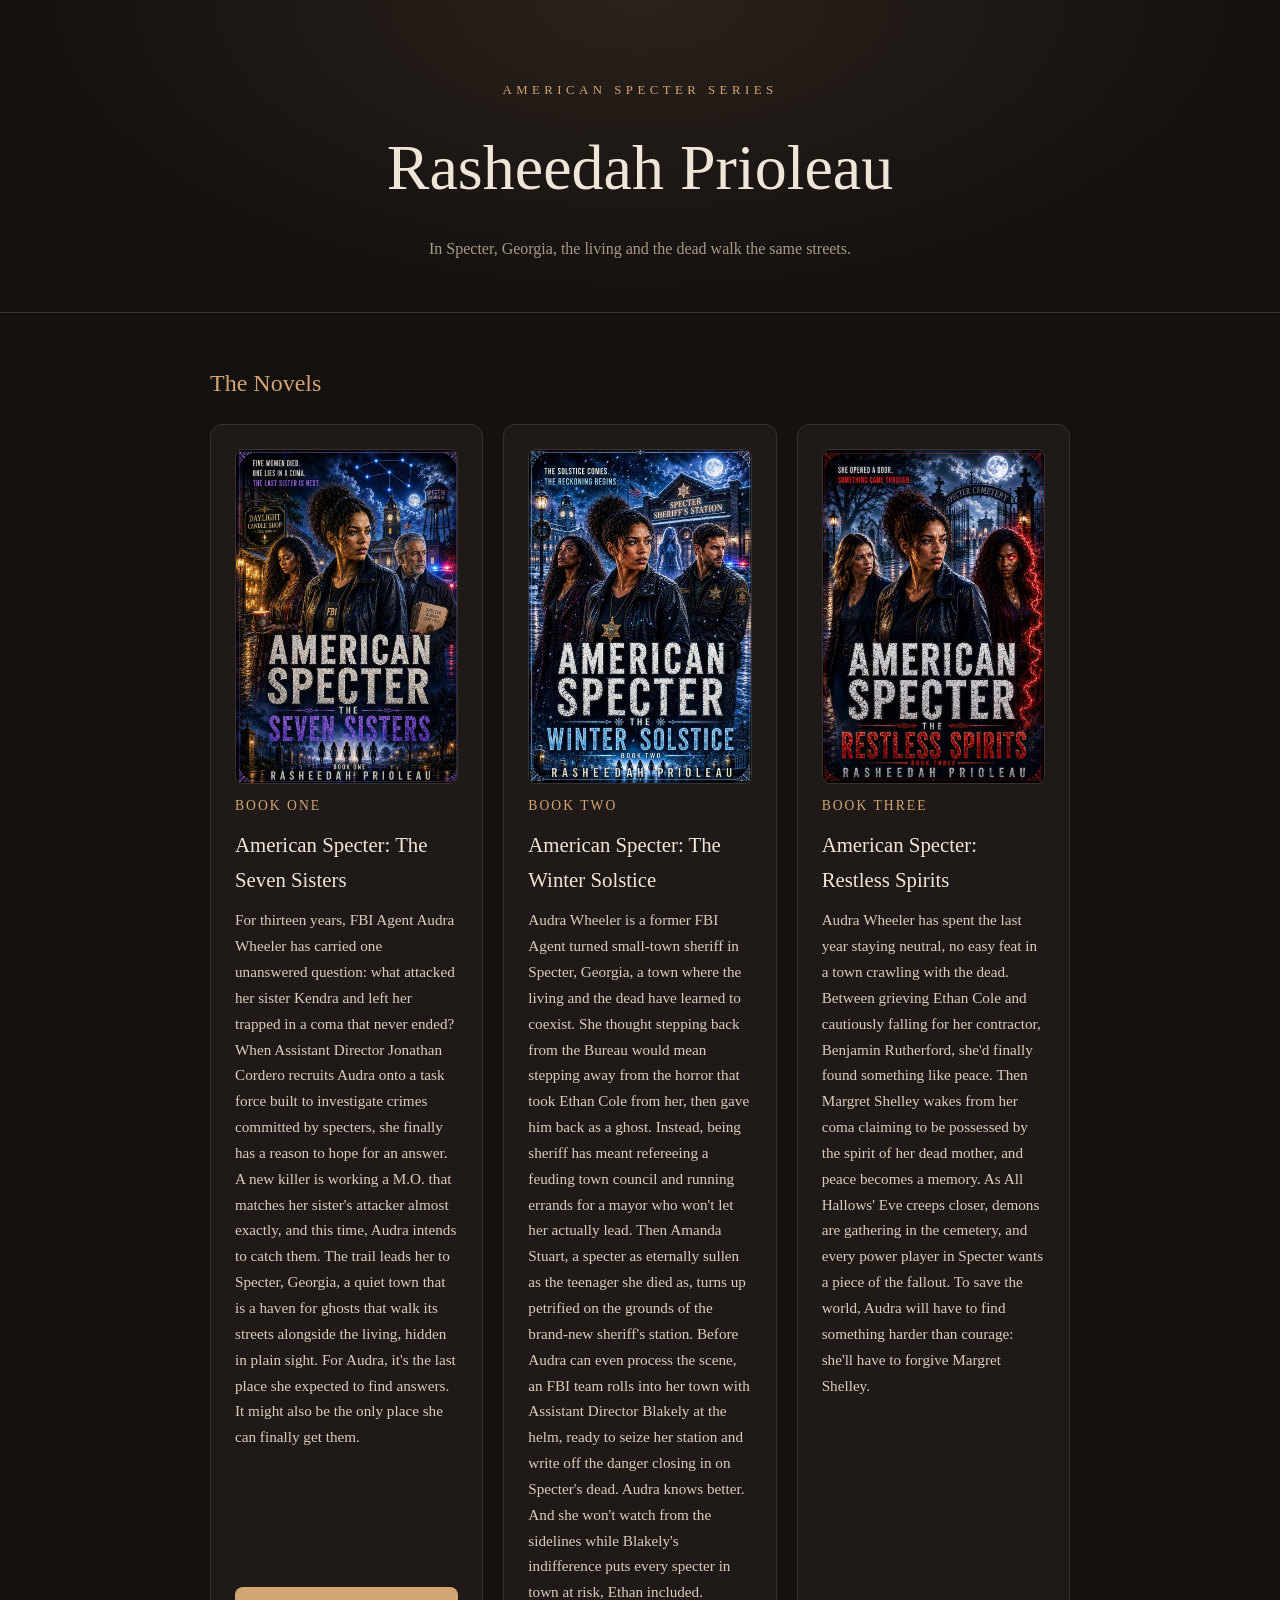
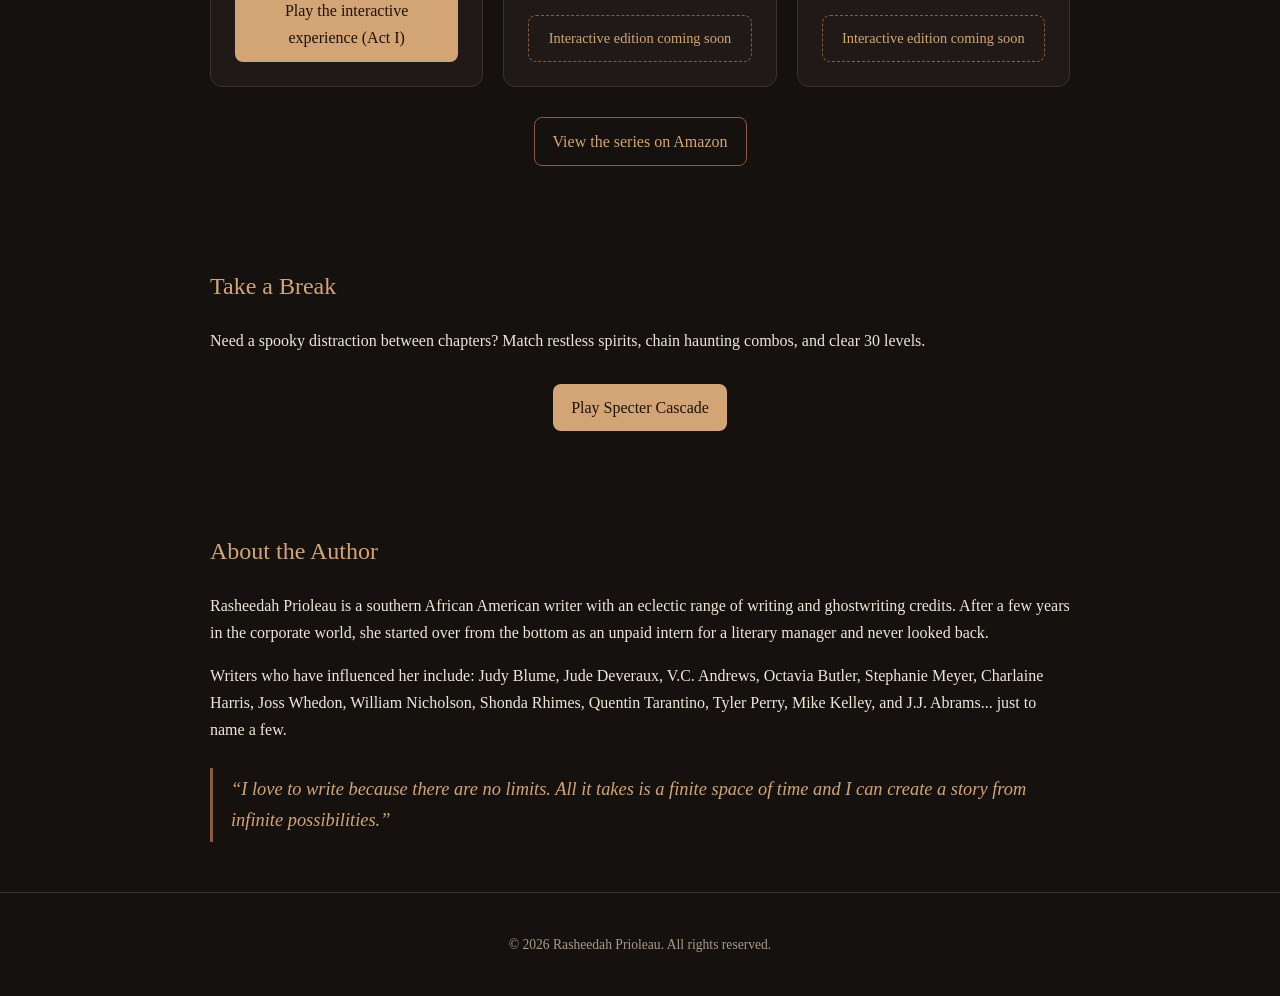
<file: index.html>
<!DOCTYPE html>
<html lang="en">
<head>
<meta charset="UTF-8">
<meta name="viewport" content="width=device-width, initial-scale=1.0">
<title>Rasheedah Prioleau | American Specter Series</title>
<meta name="description" content="Interactive ghost stories from the American Specter Series by Rasheedah Prioleau.">
<link rel="stylesheet" href="css/style.css">
</head>
<body>
<header class="hero">
  <div class="series" id="series"></div>
  <h1 id="pen"></h1>
  <p id="tagline"></p>
</header>
<main class="wrap">
  <section><h2>The Novels</h2><div class="cards" id="cards"></div><p class="series-link"><a class="btn ghost" id="amazon" target="_blank" rel="noopener">View the series on Amazon</a></p></section>
  <section><h2>Take a Break</h2><p>Need a spooky distraction between chapters? Match restless spirits, chain haunting combos, and clear 30 levels.</p><p class="series-link"><a class="btn" href="game/index.html">Play Specter Cascade</a></p></section>
  <section><h2>About the Author</h2><div id="bio"></div><blockquote id="quote"></blockquote></section>
</main>
<footer>&copy; <span id="year"></span> <span id="pen2"></span>. All rights reserved.</footer>
<script src="novels/library.js"></script>
<script>
var S = window.SITE;
function t(id, v){ document.getElementById(id).textContent = v; }
t('series', S.series); t('pen', S.penName); t('pen2', S.penName);
t('tagline', S.tagline); t('quote', '\u201C' + S.quote + '\u201D');
S.bio.forEach(function(x){ var e = document.createElement('p'); e.textContent = x; document.getElementById('bio').appendChild(e); }); t('year', new Date().getFullYear());
document.getElementById('amazon').href = S.amazonSeries;
var cards = document.getElementById('cards');
S.novels.forEach(function(n){
  var c = document.createElement('div'); c.className = 'card';
  var img = document.createElement('img'); img.className = 'cover'; img.src = n.cover; img.alt = 'Cover of ' + n.title; img.loading = 'lazy';
  var m = document.createElement('div'); m.className = 'meta'; m.textContent = n.book;
  var h = document.createElement('h3'); h.textContent = n.title;
  var p = document.createElement('p'); p.textContent = n.blurb;
  c.append(img, m, h, p);
  if(n.playable){
    var a = document.createElement('a'); a.className = 'btn'; a.textContent = n.cta || 'Read'; a.href = n.url || ('reader.html?novel=' + encodeURIComponent(n.slug));
    c.appendChild(a);
  } else {
    var soon = document.createElement('div'); soon.className = 'soon'; soon.textContent = 'Interactive edition coming soon';
    c.appendChild(soon);
  }
  cards.appendChild(c);
});
</script>
</body>
</html>
</file>
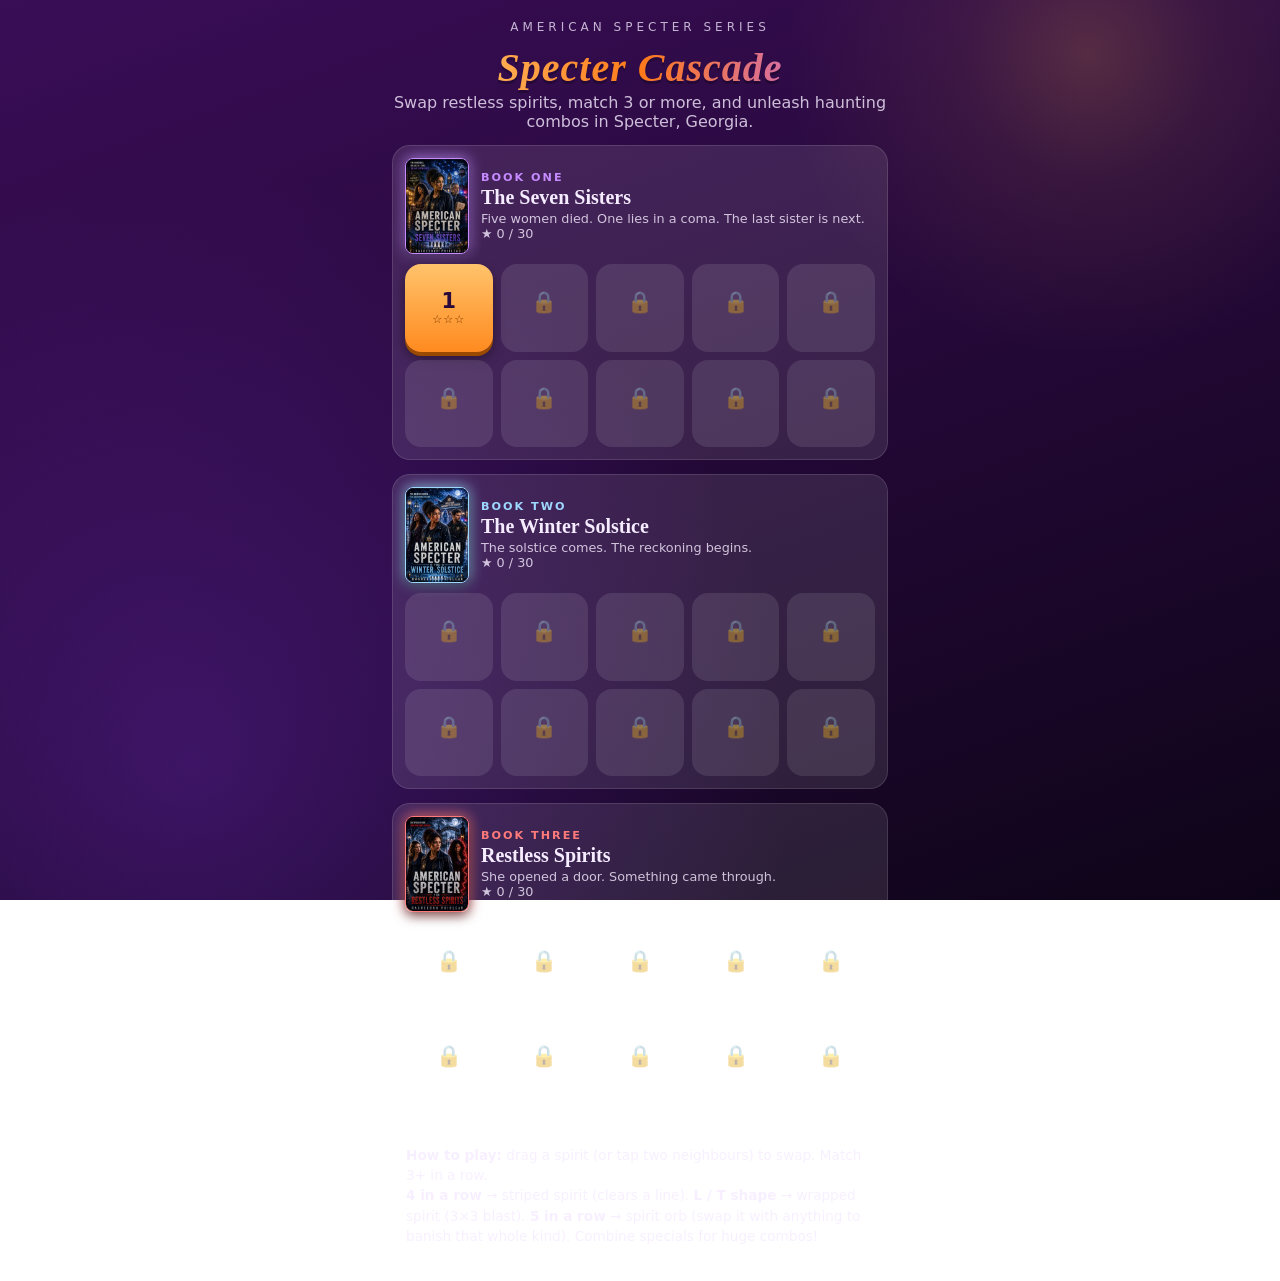
<file: game/index.html>
<!DOCTYPE html>
<html lang="en">
<head>
<meta charset="utf-8">
<meta name="viewport" content="width=device-width, initial-scale=1, maximum-scale=1, user-scalable=no">
<title>Specter Cascade</title>
<style>
  :root {
    --bg1: #0e0418; --bg2: #3a0d57; --panel: rgba(255,255,255,.1);
    --text: #f6ecff; --accent: #ffa63d; --accent2: #8cff6b;
  }
  * { box-sizing: border-box; -webkit-tap-highlight-color: transparent; }
  html, body { margin: 0; height: 100%; }
  body {
    font-family: "Trebuchet MS", "Segoe UI", system-ui, sans-serif;
    color: var(--text); overflow-x: hidden; user-select: none; -webkit-user-select: none;
    background: radial-gradient(circle at 85% 6%, #ffb34733 0, #ffb34714 9%, transparent 22%),
                radial-gradient(circle at 15% 85%, #7a2fd055 0, transparent 45%),
                linear-gradient(160deg, var(--bg2), var(--bg1));
    background-attachment: fixed;
  }
  #app { position: relative; z-index: 1; max-width: 520px; margin: 0 auto; padding: 12px 12px 24px; min-height: 100%; }
  h1 {
    margin: 10px 0 2px; text-align: center; font-size: 2.5rem; letter-spacing: 1px; font-family: Georgia, 'Times New Roman', serif; font-style: italic;
    background: linear-gradient(90deg, #ffd27a, #ff7a1a, #b967ff); -webkit-background-clip: text; background-clip: text; color: transparent;
    filter: drop-shadow(0 3px 0 rgba(0,0,0,.25));
  }
  .sub { text-align: center; opacity: .8; margin: 0 0 14px; }
  button {
    font: inherit; font-weight: 700; color: #2a0a3a; background: linear-gradient(#ffc36b, #ff8a1f);
    border: 0; border-radius: 14px; padding: 10px 18px; cursor: pointer;
    box-shadow: 0 4px 0 #9a4a00, 0 6px 12px rgba(0,0,0,.4); transition: transform .08s;
  }
  button:active { transform: translateY(3px); box-shadow: 0 1px 0 #9a4a00; }
  button.ghost { background: var(--panel); color: #fff; box-shadow: none; padding: 8px 12px; }
  button.pink { background: linear-gradient(#b86bff, #7a2fd0); color: #fff; box-shadow: 0 4px 0 #3d1470, 0 6px 12px rgba(0,0,0,.4); }
  .lv {
    aspect-ratio: 1; font-size: 1.2rem; border-radius: 16px; display: flex; flex-direction: column; align-items: center; justify-content: center;
    font-size: 1.3rem; padding: 0;
  }
  .lv small { font-size: .7rem; letter-spacing: 1px; color: #7a3a00; min-height: 1em; }
  .lv.locked { background: var(--panel); color: rgba(255,255,255,.4); box-shadow: none; cursor: not-allowed; }
  .hidden { display: none !important; }
  #topbar { display: flex; align-items: center; justify-content: space-between; gap: 8px; margin-bottom: 8px; }
  #lvlabel { font-weight: 800; font-size: 1.2rem; }
  #stats { display: grid; grid-template-columns: 1fr 1fr 1.4fr; gap: 8px; margin-bottom: 10px; }
  .stat { background: var(--panel); border-radius: 14px; padding: 6px 8px; text-align: center; backdrop-filter: blur(4px); }
  .stat b { display: block; font-size: 1.5rem; line-height: 1.1; }
  .stat span { font-size: .7rem; text-transform: uppercase; letter-spacing: 1px; opacity: .8; }
  #goal { display: flex; flex-direction: column; justify-content: center; align-items: center; gap: 4px; }
  #goalrow { display: flex; align-items: center; gap: 6px; font-weight: 800; }
  #bar { width: 100%; height: 8px; border-radius: 6px; background: rgba(0,0,0,.3); overflow: hidden; }
  #barfill { height: 100%; width: 0; background: linear-gradient(90deg, #8cff6b, #ff9a2a); transition: width .3s; }
  #boardwrap { position: relative; width: 100%; margin: 0 auto; touch-action: none; }
  canvas { display: block; margin: 0 auto; border-radius: 18px; touch-action: none; box-shadow: 0 10px 30px rgba(0,0,0,.6), 0 0 0 2px var(--glow), 0 0 34px var(--glow); }
  #overlay {
    position: absolute; inset: 0; border-radius: 18px; display: flex; align-items: center; justify-content: center;
    background: rgba(12,3,24,.84); backdrop-filter: blur(3px); animation: fade .25s;
  }
  #card { text-align: center; padding: 20px; }
  #card h2 { font-size: 2rem; margin: 0 0 6px; }
  #stars { font-size: 3rem; letter-spacing: 6px; color: var(--accent); text-shadow: 0 3px 0 rgba(0,0,0,.3); margin: 6px 0 12px; }
  #stars .off { color: rgba(255,255,255,.25); }
  #card p { margin: 4px 0 14px; opacity: .9; }
  #card .btns { display: flex; gap: 10px; justify-content: center; flex-wrap: wrap; }
  #banner {
    position: absolute; left: 0; right: 0; top: 40%; text-align: center; font-size: 2.2rem; font-weight: 900; pointer-events: none;
    color: #fff; text-shadow: 0 3px 0 #4a1470, 0 0 18px #ff7a1a; opacity: 0;
  }
  #banner.show { animation: pop 1s ease-out; }
  @keyframes pop { 0% { opacity: 0; transform: scale(.4); } 20% { opacity: 1; transform: scale(1.15); } 70% { opacity: 1; transform: scale(1); } 100% { opacity: 0; transform: scale(1.1) translateY(-20px); } }
  @keyframes fade { from { opacity: 0; } }
  .help { margin-top: 16px; font-size: .85rem; opacity: .8; line-height: 1.5; background: var(--panel); border-radius: 14px; padding: 10px 14px; }
  :root { --glow: rgba(255,140,40,.35); }
  body[data-stage="1"] { --glow: rgba(185,103,255,.6); --accent: #c58bff; }
  body[data-stage="2"] { --glow: rgba(126,200,255,.6); --accent: #9fd8ff; }
  body[data-stage="3"] { --glow: rgba(255,70,70,.6); --accent: #ff7b7b; }
  #stagebg { position: fixed; inset: 0; z-index: 0; opacity: 0; transition: opacity .6s; pointer-events: none;
    background-size: cover; background-position: center 18%; background-repeat: no-repeat; filter: blur(3px) brightness(.4) saturate(1.1); transform: scale(1.04); }
  #stagebg.on { opacity: 1; }
  #stageshade { position: fixed; inset: 0; z-index: 0; pointer-events: none; opacity: 0; transition: opacity .6s;
    background: linear-gradient(rgba(14,4,24,.25), rgba(14,4,24,.8)); }
  #stageshade.on { opacity: 1; }
  .series-name { text-align: center; letter-spacing: 4px; text-transform: uppercase; font-size: .75rem; opacity: .75; margin-top: 8px; }
  .stage { background: var(--panel); border-radius: 18px; padding: 12px; margin-bottom: 14px; border: 1px solid rgba(255,255,255,.12); }
  .stagehead { display: flex; gap: 12px; align-items: center; margin-bottom: 10px; }
  .stagehead img { width: 64px; aspect-ratio: 2 / 3; object-fit: cover; border-radius: 8px; box-shadow: 0 4px 12px rgba(0,0,0,.5), 0 0 14px var(--c); border: 1px solid var(--c); }
  .stagehead .bk { font-size: .7rem; letter-spacing: 2px; text-transform: uppercase; color: var(--c); font-weight: 800; }
  .stagehead h3 { margin: 2px 0; font-family: Georgia, 'Times New Roman', serif; font-size: 1.25rem; }
  .stagehead .tl { font-size: .8rem; opacity: .8; }
  .stage .lvgrid { display: grid; grid-template-columns: repeat(5, 1fr); gap: 8px; }
  #titlebox { text-align: center; line-height: 1.15; }
  #stagename { font-size: .72rem; letter-spacing: 1.5px; text-transform: uppercase; color: var(--accent); font-weight: 800; }
  #caption { text-align: center; font-style: italic; font-family: Georgia, 'Times New Roman', serif; margin: 12px 8px 0; opacity: .92; min-height: 1.4em; text-shadow: 0 2px 6px rgba(0,0,0,.8); }
  .fog { position: fixed; inset: 0; overflow: hidden; pointer-events: none; z-index: 0; }
  .fog span { position: absolute; bottom: -12%; opacity: .16; animation: drift linear infinite; }
  @keyframes drift { 0% { transform: translate(0, 0) rotate(-6deg); } 50% { transform: translate(24px, -55vh) rotate(6deg); } 100% { transform: translate(-10px, -115vh) rotate(-4deg); } }
  @media (prefers-reduced-motion: reduce) { #banner.show { animation: none; opacity: 1; } .fog span { animation: none; bottom: auto; top: 20%; } }
</style>
</head>
<body>
<div id="stagebg"></div><div id="stageshade"></div>
<div class="fog" aria-hidden="true">
  <span style="left:6%;font-size:46px;animation-duration:26s">👻</span>
  <span style="left:24%;font-size:30px;animation-duration:34s;animation-delay:-12s">🦇</span>
  <span style="left:48%;font-size:54px;animation-duration:30s;animation-delay:-20s">👻</span>
  <span style="left:70%;font-size:34px;animation-duration:38s;animation-delay:-6s">🦇</span>
  <span style="left:86%;font-size:42px;animation-duration:28s;animation-delay:-16s">🎃</span>
</div>
<div id="app">
  <section id="menu">
    <div class="series-name">American Specter Series</div>
    <h1>Specter Cascade</h1>
    <p class="sub">Swap restless spirits, match 3 or more, and unleash haunting combos in Specter, Georgia.</p>
    <div id="levels"></div>
    <div class="help">
      <b>How to play:</b> drag a spirit (or tap two neighbours) to swap. Match 3+ in a row.<br>
      <b>4 in a row</b> → striped spirit (clears a line). <b>L / T shape</b> → wrapped spirit (3×3 blast).
      <b>5 in a row</b> → spirit orb (swap it with anything to banish that whole kind). Combine specials for huge combos!
    </div>
  </section>

  <section id="game" class="hidden">
    <div id="topbar">
      <button class="ghost" id="btnMenu">☰ Levels</button>
      <div id="titlebox"><div id="lvlabel">Level 1</div><div id="stagename"></div></div>
      <div>
        <button class="ghost" id="btnHint">💡</button>
        <button class="ghost" id="btnSound">🔊</button>
      </div>
    </div>
    <div id="stats">
      <div class="stat"><b id="moves">0</b><span>Moves</span></div>
      <div class="stat"><b id="score">0</b><span>Score</span></div>
      <div class="stat" id="goal">
        <div id="goalrow"><span id="goaltext"></span></div>
        <div id="bar"><div id="barfill"></div></div>
      </div>
    </div>
    <div id="boardwrap">
      <canvas id="board" aria-label="Game board"></canvas>
      <div id="banner"></div>
      <div id="overlay" class="hidden">
        <div id="card">
          <h2 id="ovtitle"></h2>
          <div id="stars"></div>
          <p id="ovtext"></p>
          <div class="btns">
            <button class="ghost" id="ovMenu">Levels</button>
            <button id="ovRetry">Retry</button>
            <button class="pink" id="ovNext">Next ▶</button>
          </div>
        </div>
      </div>
    </div>
    <p id="caption"></p>
  </section>
</div>

<script>
'use strict';
/* ============================== constants ============================== */
const R = 8, C = 8;
const PALETTES = {
  1: [ // Book One: shadow ghost, constellation star, chakra orbs
    ['#8d6bc4', '#1a0b30'], // 0 shadow ghost
    ['#fff6c2', '#e0a800'], // 1 constellation star
    ['#ff8a80', '#b71c1c'], // 2 root chakra (red)
    ['#fff59d', '#f9a825'], // 3 solar plexus chakra (yellow)
    ['#a5ffb0', '#1b8f3a'], // 4 heart chakra (green)
    ['#9fa8ff', '#2a2f9e']  // 5 third-eye chakra (indigo)
  ],
  2: [ // Book Two: sheriff's badge, silver orb, petrified ghost, snowflake, wreath, solstice sun
    ['#ffe28a', '#b8860b'], // 0 sheriff's badge
    ['#f4f6fa', '#667282'], // 1 silver orb
    ['#cfb0ff', '#6a3fa8'], // 2 purple petrified ghost
    ['#e6fbff', '#3f9fe0'], // 3 snowflake
    ['#7be08b', '#1d6b2e'], // 4 holly wreath
    ['#ffc58a', '#e8590c']  // 5 solstice sun
  ],
  3: [ // Book Three: flaming eye, angel wings, headstone, masquerade mask, lightning, lantern
    ['#7a1f1f', '#2a0505'], // 0 flaming eye
    ['#ffffff', '#aebbe6'], // 1 angel wings
    ['#d5d9e0', '#5d6470'], // 2 headstone
    ['#d9a0ff', '#6b1fa8'], // 3 masquerade mask
    ['#ff8a9a', '#d00030'], // 4 crimson lightning
    ['#ffe9a0', '#c88a00']  // 5 cemetery lantern
  ]
};
let PALETTE = PALETTES[1], theme = 1;
const SP_NONE = 0, SP_H = 1, SP_V = 2, SP_WRAP = 3, SP_BOMB = 4;
const MAX_LEVEL = 30;
const STAGES = [
  { book: 'Book One', title: 'The Seven Sisters', cover: '../images/book-1-the-seven-sisters.jpg', color: '#c58bff',
    tag: 'Five women died. One lies in a coma. The last sister is next.',
    lines: ['Audra Wheeler has carried one question for thirteen years.', 'Assistant Director Cordero recruits Audra onto a special task force.',
      'A new killer’s M.O. matches Kendra’s attacker.', 'The trail leads to Specter, Georgia.', 'Ghosts walk the streets beside the living, hidden in plain sight.',
      'Step inside the Daylight Candle Shop.', 'Five women died. One lies in a coma.', 'Open the Specter, Georgia case files.',
      'The last sister is next.', 'It might be the only place she can finally get answers.'] },
  { book: 'Book Two', title: 'The Winter Solstice', cover: '../images/book-2-the-winter-solstice.jpg', color: '#9fd8ff',
    tag: 'The solstice comes. The reckoning begins.',
    lines: ['Audra Wheeler is the sheriff of Specter now.', 'A feuding town council needs refereeing.', 'Amanda Stuart turns up petrified outside the new sheriff’s station.',
      'The solstice comes. The reckoning begins.', 'An FBI team rolls into town.', 'Assistant Director Blakely wants to seize the station.',
      'Ethan Cole came back to her as a ghost.', 'Danger is closing in on Specter’s dead.', 'Audra won’t watch from the sidelines.', 'Protect every specter in town.'] },
  { book: 'Book Three', title: 'Restless Spirits', cover: '../images/book-3-restless-spirits.jpg', color: '#ff7b7b',
    tag: 'She opened a door. Something came through.',
    lines: ['Audra has spent a year staying neutral.', 'Peace, and maybe something more with Benjamin Rutherford.', 'Margret Shelley wakes from her coma.',
      'She claims to be possessed by her dead mother.', 'She opened a door. Something came through.', 'All Hallows’ Eve creeps closer.',
      'Demons are gathering in the cemetery.', 'Every power player in Specter wants a piece of the fallout.', 'To save the world takes more than courage.',
      'Audra will have to forgive Margret Shelley.'] }
];
const stageOf = n => Math.min(STAGES.length, Math.ceil(n / 10));
const GRAVITY = 75;           // cells / s²
const $ = id => document.getElementById(id);

/* ============================== state ============================== */
let grid = [], nColors = 5, level = 1, moves = 0, score = 0;
let goal = null, collected = 0, busy = true, playing = false;
let selected = null, drag = null, hint = null, idleTimer = null, hintTimer = 0;
let particles = [], popups = [], beams = [];
let cs = 60, dpr = 1, lastT = 0, shake = 0;
let muted = false, audio = null;
let save = loadSave();

const canvas = $('board');
let ctx = canvas.getContext('2d');

/* ============================== persistence ============================== */
function loadSave() {
  try { return JSON.parse(localStorage.getItem('candyCascade') || '{}'); } catch (e) { return {}; }
}
function writeSave() {
  try { localStorage.setItem('candyCascade', JSON.stringify(save)); } catch (e) { /* storage unavailable */ }
}
const starsOf = n => (save[n] || 0);
const unlocked = n => n === 1 || starsOf(n - 1) > 0;

/* ============================== levels ============================== */
function levelDef(n) {
  const colors = n <= 2 ? 4 : n <= 6 ? 5 : 6;
  const kind = n % 3 === 0 ? 'collect' : 'score';
  const moves = Math.max(15, 26 - Math.floor((n - 1) / 3));
  if (kind === 'collect') {
    return { n, colors, moves: moves + 2, score: 0, collect: { type: (n * 2) % colors, n: 14 + n * 2 } };
  }
  return { n, colors, moves, score: 2000 + (n - 1) * 350, collect: null };
}

/* ============================== audio ============================== */
function ac() {
  if (!audio) { try { audio = new (window.AudioContext || window.webkitAudioContext)(); } catch (e) { audio = false; } }
  if (audio && audio.state === 'suspended') audio.resume();
  return audio;
}
function tone(freq, dur, type = 'sine', vol = .15, slide = 0, delay = 0) {
  if (muted) return; const a = ac(); if (!a) return;
  const t = a.currentTime + delay, o = a.createOscillator(), g = a.createGain();
  o.type = type; o.frequency.setValueAtTime(freq, t);
  if (slide) o.frequency.exponentialRampToValueAtTime(Math.max(30, freq + slide), t + dur);
  g.gain.setValueAtTime(vol, t); g.gain.exponentialRampToValueAtTime(.0001, t + dur);
  o.connect(g); g.connect(a.destination); o.start(t); o.stop(t + dur + .02);
}
const sfx = {
  select() { tone(520, .08, 'triangle', .1); },
  swap() { tone(300, .1, 'triangle', .1, 200); },
  bad() { tone(160, .18, 'square', .08, -60); },
  pop(n) { const f = 392 * Math.pow(2, Math.min(n, 9) / 12 * 2); tone(f, .16, 'triangle', .16); tone(f * 1.5, .1, 'sine', .06, 0, .03); },
  special() { tone(220, .35, 'sawtooth', .09, 900); tone(660, .3, 'sine', .1, 400, .05); },
  boom() { tone(120, .4, 'sawtooth', .16, -80); tone(80, .5, 'square', .1, -40); },
  win() { [523, 659, 784, 1047, 1319].forEach((f, i) => tone(f, .3, 'triangle', .14, 0, i * .11)); },
  lose() { [392, 330, 262, 196].forEach((f, i) => tone(f, .35, 'sawtooth', .08, 0, i * .18)); }
};

/* ============================== helpers ============================== */
const sleep = ms => new Promise(r => setTimeout(r, ms));
const frame = () => new Promise(r => requestAnimationFrame(r));
const rnd = n => Math.floor(Math.random() * n);
const key = (r, c) => r * C + c;
const inB = (r, c) => r >= 0 && c >= 0 && r < R && c < C;

function mk(type, r, c, y) {
  return { type, sp: SP_NONE, x: c, y: y === undefined ? r : y, tx: c, ty: r, vy: 0, scale: 1, alpha: 1,
           busy: false, dying: false, dyT: 0, pop: 0, land: 0 };
}

/* ============================== board logic ============================== */
function runs() {
  const H = [], V = [];
  for (let r = 0; r < R; r++) {
    let c = 0;
    while (c < C) {
      const p = grid[r][c];
      if (!p || p.type < 0) { c++; continue; }
      let e = c + 1;
      while (e < C && grid[r][e] && grid[r][e].type === p.type) e++;
      if (e - c >= 3) { const run = []; for (let k = c; k < e; k++) run.push([r, k]); H.push(run); }
      c = e;
    }
  }
  for (let c = 0; c < C; c++) {
    let r = 0;
    while (r < R) {
      const p = grid[r][c];
      if (!p || p.type < 0) { r++; continue; }
      let e = r + 1;
      while (e < R && grid[e][c] && grid[e][c].type === p.type) e++;
      if (e - r >= 3) { const run = []; for (let k = r; k < e; k++) run.push([k, c]); V.push(run); }
      r = e;
    }
  }
  return { H, V };
}

/* Resolve current matches into a clear-set plus special candies to create. */
function processMatches(pref) {
  const { H, V } = runs();
  if (!H.length && !V.length) return null;
  const clear = new Set(), create = new Map(), hCells = new Set(), vCells = new Set();
  const prefKeys = new Set(pref.map(([r, c]) => key(r, c)));
  const rank = { [SP_BOMB]: 3, [SP_WRAP]: 2, [SP_H]: 1, [SP_V]: 1 };
  const want = (cells, sp) => {
    let cell = cells.find(([r, c]) => prefKeys.has(key(r, c)) && grid[r][c].sp === SP_NONE)
            || cells.find(([r, c]) => grid[r][c].sp === SP_NONE);
    if (!cell) return;
    const k = key(cell[0], cell[1]), cur = create.get(k);
    if (!cur || rank[sp] > rank[cur]) create.set(k, sp);
  };
  for (const run of H) { run.forEach(([r, c]) => { clear.add(key(r, c)); hCells.add(key(r, c)); }); }
  for (const run of V) { run.forEach(([r, c]) => { clear.add(key(r, c)); vCells.add(key(r, c)); }); }
  for (const run of H.concat(V)) {
    const horiz = H.includes(run);
    if (run.length >= 5) want(run, SP_BOMB);
    else if (run.length === 4) want(run, horiz ? SP_V : SP_H);
  }
  for (const k of hCells) if (vCells.has(k)) { // L / T shape
    const r = (k / C) | 0, c = k % C;
    if (grid[r][c].sp === SP_NONE) create.set(k, SP_WRAP);
  }
  for (const k of create.keys()) clear.delete(k);
  return { clear, create };
}

/* Chain-react special candies inside a clear set. */
function expand(set) {
  const q = [...set];
  const add = (r, c) => { if (!inB(r, c)) return; const k = key(r, c); if (!set.has(k)) { set.add(k); q.push(k); } };
  while (q.length) {
    const k = q.pop(), r = (k / C) | 0, c = k % C, p = grid[r][c];
    if (!p || !p.sp) continue;
    if (p.sp === SP_H) { for (let i = 0; i < C; i++) add(r, i); beams.push({ r, c, dir: 'h', t: 0 }); sfx.special(); }
    else if (p.sp === SP_V) { for (let i = 0; i < R; i++) add(i, c); beams.push({ r, c, dir: 'v', t: 0 }); sfx.special(); }
    else if (p.sp === SP_WRAP) { for (let dr = -1; dr <= 1; dr++) for (let dc = -1; dc <= 1; dc++) add(r + dr, c + dc); beams.push({ r, c, dir: 'b', t: 0 }); sfx.boom(); shake = 8; }
    else if (p.sp === SP_BOMB) {
      const cnt = {}; let best = -1, bn = 0;
      grid.forEach(row => row.forEach(q2 => { if (q2 && q2.type >= 0) { cnt[q2.type] = (cnt[q2.type] || 0) + 1; if (cnt[q2.type] > bn) { bn = cnt[q2.type]; best = q2.type; } } }));
      grid.forEach((row, rr) => row.forEach((q2, cc) => { if (q2 && q2.type === best) add(rr, cc); }));
      beams.push({ r, c, dir: 'b', t: 0 }); sfx.special();
    }
  }
}

async function clearCells(set, create, cascade, dur = 240) {
  expand(set);
  for (const k of [...create.keys()]) if (set.has(k)) create.delete(k);
  let n = 0;
  for (const k of set) {
    const r = (k / C) | 0, c = k % C, p = grid[r][c];
    if (!p || p.dying) continue;
    p.dying = true; n++;
    if (goal.collect && p.type === goal.collect.type) collected++;
    burst(r, c, p);
  }
  if (!n && !create.size) return;
  const gained = n * 30 * cascade + (n > 3 ? (n - 3) * 20 : 0);
  score += gained;
  const mid = [...set][0]; if (mid !== undefined) addPopup(((mid % C) + .5), (((mid / C) | 0) + .5), '+' + gained);
  sfx.pop(cascade);
  if (cascade >= 2) banner(['', '', 'Spooky!', 'Haunting!', 'Wicked!', 'Ghoulish!'][Math.min(cascade, 5)]);
  for (const [k, sp] of create) {
    const r = (k / C) | 0, c = k % C, p = grid[r][c];
    p.sp = sp; if (sp === SP_BOMB) p.type = -1; p.pop = 1; sfx.special();
  }
  updateHUD();
  await sleep(dur);
  for (const k of set) { const r = (k / C) | 0, c = k % C; if (grid[r][c] && grid[r][c].dying) grid[r][c] = null; }
}

function gravity() {
  for (let c = 0; c < C; c++) {
    let w = R - 1;
    for (let r = R - 1; r >= 0; r--) {
      const p = grid[r][c];
      if (p) { if (w !== r) { grid[w][c] = p; grid[r][c] = null; } p.ty = w; p.tx = c; w--; }
    }
    for (let r = w; r >= 0; r--) {
      const p = mk(rnd(nColors), r, c, r - (w + 1) - 0.0);
      grid[r][c] = p;
    }
  }
}

const settled = () => grid.every(row => row.every(p => !p || (!p.busy && Math.abs(p.y - p.ty) < 1e-3 && Math.abs(p.x - p.tx) < 1e-3 && !p.dying)));
async function settle() { while (!settled()) await frame(); await sleep(60); }

async function cascadeLoop(pref, cascade) {
  while (true) {
    const m = processMatches(pref); pref = [];
    if (!m) break;
    await clearCells(m.clear, m.create, cascade);
    gravity(); await settle();
    cascade++;
  }
}

/* ----- special-candy combos (swapping two specials) ----- */
function isCombo(a, b) {
  if (!a || !b) return false;
  if (a.sp === SP_BOMB || b.sp === SP_BOMB) return true;
  return a.sp > 0 && b.sp > 0;
}
function comboSet(a, ra, ca, b, rb, cb) {
  const set = new Set();
  const addAll = f => { for (let r = 0; r < R; r++) for (let c = 0; c < C; c++) if (grid[r][c] && f(grid[r][c])) set.add(key(r, c)); };
  if (a.sp === SP_BOMB || b.sp === SP_BOMB) {
    const bomb = a.sp === SP_BOMB ? a : b, other = bomb === a ? b : a;
    if (other.sp === SP_BOMB) { addAll(() => true); banner('RAINBOW!'); }
    else {
      const t = other.type;
      if (other.sp > 0) addAll(p => p.type === t && p.sp === SP_NONE && (p.sp = other.sp === SP_WRAP ? SP_WRAP : (rnd(2) ? SP_H : SP_V)));
      addAll(p => p.type === t || p === bomb);
      other.sp = SP_NONE;
    }
    bomb.sp = SP_NONE; set.add(key(ra, ca)); set.add(key(rb, cb));
    return set;
  }
  const sa = a.sp, sb = b.sp; a.sp = b.sp = SP_NONE;
  if (sa === SP_WRAP && sb === SP_WRAP) {
    for (let dr = -2; dr <= 2; dr++) for (let dc = -2; dc <= 2; dc++) if (inB(rb + dr, cb + dc)) set.add(key(rb + dr, cb + dc));
    banner('MEGA BLAST!');
  } else if (sa === SP_WRAP || sb === SP_WRAP) {
    for (let d = -1; d <= 1; d++) for (let i = 0; i < 8; i++) {
      if (inB(rb + d, i)) set.add(key(rb + d, i));
      if (inB(i, cb + d)) set.add(key(i, cb + d));
    }
    banner('BIG CROSS!');
  } else {
    for (let i = 0; i < C; i++) set.add(key(rb, i));
    for (let i = 0; i < R; i++) set.add(key(i, cb));
    beams.push({ r: rb, c: cb, dir: 'h', t: 0 }, { r: rb, c: cb, dir: 'v', t: 0 });
  }
  set.add(key(ra, ca)); set.add(key(rb, cb));
  return set;
}

function swapTest(r1, c1, r2, c2) {
  const a = grid[r1][c1], b = grid[r2][c2];
  grid[r1][c1] = b; grid[r2][c2] = a;
  const { H, V } = runs();
  const ok = isCombo(a, b) || H.length > 0 || V.length > 0;
  grid[r1][c1] = a; grid[r2][c2] = b;
  return ok;
}
function findMove() {
  const moves = [];
  for (let r = 0; r < R; r++) for (let c = 0; c < C; c++) {
    if (c + 1 < C && swapTest(r, c, r, c + 1)) moves.push([[r, c], [r, c + 1]]);
    if (r + 1 < R && swapTest(r, c, r + 1, c)) moves.push([[r, c], [r + 1, c]]);
  }
  return moves.length ? moves[rnd(moves.length)] : null;
}

/* ----- board creation / shuffle ----- */
function randomTypes() {
  const t = [];
  for (let r = 0; r < R; r++) {
    t.push([]);
    for (let c = 0; c < C; c++) {
      let v;
      do { v = rnd(nColors); }
      while ((c >= 2 && t[r][c - 1] === v && t[r][c - 2] === v) || (r >= 2 && t[r - 1][c] === v && t[r - 2][c] === v));
      t[r].push(v);
    }
  }
  return t;
}
function buildBoard() {
  do {
    const t = randomTypes();
    grid = t.map((row, r) => row.map((v, c) => mk(v, r, c, r - R - 1)));
  } while (!findMove());
}
async function shuffleBoard() {
  banner('The spirits stir…');
  const ps = [];
  grid.forEach(row => row.forEach(p => ps.push(p)));
  let tries = 0;
  do {
    for (let i = ps.length - 1; i > 0; i--) { const j = rnd(i + 1); [ps[i], ps[j]] = [ps[j], ps[i]]; }
    ps.forEach((p, i) => { grid[(i / C) | 0][i % C] = p; });
    tries++;
    if (tries > 200) { // fall back to fresh pieces
      ps.forEach((p, i) => { if (p.sp === SP_NONE) p.type = rnd(nColors); });
      tries = 0;
    }
  } while (runs().H.length || runs().V.length || !findMove());
  const mv = [];
  grid.forEach((row, r) => row.forEach((p, c) => { mv.push({ p, fx: p.x, fy: p.y, tx: c, ty: r }); p.tx = c; p.ty = r; }));
  sfx.swap();
  await tween(mv, 500);
}

/* ============================== animation ============================== */
function tween(list, dur) {
  return new Promise(res => {
    list.forEach(o => { o.p.busy = true; });
    const t0 = performance.now();
    (function step(now) {
      const t = Math.min(1, (now - t0) / dur);
      const e = t < .5 ? 2 * t * t : 1 - Math.pow(-2 * t + 2, 2) / 2;
      list.forEach(o => { o.p.x = o.fx + (o.tx - o.fx) * e; o.p.y = o.fy + (o.ty - o.fy) * e; });
      if (t < 1) requestAnimationFrame(step);
      else { list.forEach(o => { o.p.x = o.tx; o.p.y = o.ty; o.p.busy = false; }); res(); }
    })(t0);
  });
}

function burst(r, c, p) {
  const col = p.type >= 0 ? PALETTE[p.type][0] : '#ffffff';
  for (let i = 0; i < 9; i++) {
    const a = Math.random() * Math.PI * 2, s = 1.5 + Math.random() * 4;
    particles.push({ x: c + .5, y: r + .5, vx: Math.cos(a) * s, vy: Math.sin(a) * s - 1.5, life: .5 + Math.random() * .4, max: .9, color: col, size: .05 + Math.random() * .07 });
  }
}
function addPopup(x, y, text) { popups.push({ x, y, text, life: 1 }); }
function banner(text) {
  if (!text) return;
  const b = $('banner'); b.textContent = text; b.classList.remove('show'); void b.offsetWidth; b.classList.add('show');
}

function update(dt) {
  for (const row of grid) for (const p of row) {
    if (!p) continue;
    if (!p.busy) {
      if (p.y < p.ty - 1e-4) {
        p.vy += GRAVITY * dt; p.y = Math.min(p.ty, p.y + p.vy * dt);
        if (p.y >= p.ty) { if (p.vy > 6) p.land = 1; p.vy = 0; }
      } else { p.y = p.ty; p.vy = 0; }
      p.x += (p.tx - p.x) * Math.min(1, dt * 20);
      if (Math.abs(p.x - p.tx) < 1e-3) p.x = p.tx;
    }
    if (p.dying) { p.dyT += dt / .22; p.alpha = Math.max(0, 1 - p.dyT); p.scale = 1 + .25 * Math.sin(Math.min(1, p.dyT) * Math.PI) - .6 * p.dyT * p.dyT; }
    if (p.pop > 0) p.pop = Math.max(0, p.pop - dt * 3);
    if (p.land > 0) p.land = Math.max(0, p.land - dt * 6);
  }
  particles = particles.filter(q => { q.life -= dt; q.x += q.vx * dt; q.y += q.vy * dt; q.vy += 9 * dt; return q.life > 0; });
  popups = popups.filter(q => { q.life -= dt * 1.1; q.y -= dt * .8; return q.life > 0; });
  beams = beams.filter(b => { b.t += dt * 3.5; return b.t < 1; });
  if (shake > 0) shake = Math.max(0, shake - dt * 30);
  hintTimer += dt;
}

/* ============================== rendering ============================== */
/* ----- Book Three pieces: flaming eye, angel wings, headstone, masquerade mask, lightning, lantern ----- */
function shapePathB(type, r) {
  ctx.beginPath();
  switch (type) {
    case 0: // eye (almond)
      ctx.moveTo(-r * 1.12, r * .08); ctx.quadraticCurveTo(0, -r * 1.2, r * 1.12, r * .08); ctx.quadraticCurveTo(0, r * 1.15, -r * 1.12, r * .08); break;
    case 1: { // angel wings
      const half = [[0, .55], [.2, -.45], [.65, -1.0], [1.15, -.85], [1.0, -.5], [1.18, -.3], [.92, .02], [1.06, .22], [.72, .45], [.8, .72], [.42, .65], [.22, .95]];
      const pts = half.concat(half.slice().reverse().map(([x, y]) => [-x, y]));
      pts.forEach(([x, y], i) => ctx[i ? 'lineTo' : 'moveTo'](x * r, y * r)); break;
    }
    case 2: // headstone
      ctx.moveTo(-r * .72, r * .98); ctx.lineTo(-r * .72, -r * .2); ctx.arc(0, -r * .2, r * .72, Math.PI, 0); ctx.lineTo(r * .72, r * .98); break;
    case 3: // masquerade mask
      ctx.moveTo(-r * 1.12, -r * .05); ctx.quadraticCurveTo(-r * .6, -r * .8, 0, -r * .4); ctx.quadraticCurveTo(r * .6, -r * .8, r * 1.12, -r * .05);
      ctx.quadraticCurveTo(r * .95, r * .75, r * .38, r * .6); ctx.quadraticCurveTo(0, r * .3, -r * .38, r * .6); ctx.quadraticCurveTo(-r * .95, r * .75, -r * 1.12, -r * .05); break;
    case 4: // lightning bolt
      [[.25, -1.12], [-.68, .12], [-.1, .12], [-.32, 1.12], [.68, -.22], [.1, -.22], [.5, -1.12]].forEach(([x, y], i) => ctx[i ? 'lineTo' : 'moveTo'](x * r, y * r)); break;
    default: // lantern
      [[-.3, -1.0], [.3, -1.0], [.56, -.6], [.56, .7], [.36, .98], [-.36, .98], [-.56, .7], [-.56, -.6]].forEach(([x, y], i) => ctx[i ? 'lineTo' : 'moveTo'](x * r, y * r));
  }
  ctx.closePath();
}

function drawDetailsB(type, r) {
  const dark = 'rgba(28,8,40,.88)';
  ctx.lineCap = 'round'; ctx.lineJoin = 'round';
  switch (type) {
    case 0: { // flames above, glowing iris and slit pupil
      ctx.fillStyle = '#ff9a2a';
      [[-.7, .2], [-.3, .5], [.1, .62], [.5, .5], [.8, .2]].forEach(([x, h]) => {
        ctx.beginPath(); ctx.moveTo((x - .17) * r, -r * .45); ctx.quadraticCurveTo((x - .05) * r, -r * (.8 + h * .6), x * r + r * .05, -r * (1.0 + h * .5)); ctx.quadraticCurveTo((x + .2) * r, -r * .8, (x + .17) * r, -r * .42); ctx.fill();
      });
      ctx.save(); ctx.shadowColor = '#ffb347'; ctx.shadowBlur = r * .5; ctx.fillStyle = '#ffd24a'; ell(0, r * .05, r * .42, r * .42); ctx.fill(); ctx.restore();
      ctx.fillStyle = dark; ell(0, r * .05, r * .1, r * .36); ctx.fill();
      break;
    }
    case 1: { // feather lines + halo
      ctx.strokeStyle = 'rgba(110,130,190,.7)'; ctx.lineWidth = Math.max(1, r * .05);
      [-1, 1].forEach(s => { for (let k = 0; k < 3; k++) { ctx.beginPath(); ctx.moveTo(s * r * .22, r * (.3 - k * .12)); ctx.quadraticCurveTo(s * r * .65, -r * (.1 + k * .25), s * r * (.95 - k * .08), -r * (.55 - k * .22)); ctx.stroke(); } });
      ctx.strokeStyle = '#ffd24a'; ctx.lineWidth = Math.max(1.2, r * .08); ctx.beginPath(); ctx.ellipse(0, -r * .62, r * .28, r * .1, 0, 0, Math.PI * 2); ctx.stroke();
      break;
    }
    case 2: { // engraved cross, moss
      ctx.strokeStyle = 'rgba(40,45,55,.75)'; ctx.lineWidth = Math.max(1.5, r * .12);
      ctx.beginPath(); ctx.moveTo(0, -r * .62); ctx.lineTo(0, r * .35); ctx.moveTo(-r * .3, -r * .25); ctx.lineTo(r * .3, -r * .25); ctx.stroke();
      ctx.fillStyle = 'rgba(70,140,70,.75)'; ctx.beginPath(); ctx.moveTo(-r * .72, r * .98); ctx.lineTo(-r * .72, r * .7); ctx.quadraticCurveTo(-r * .3, r * .6, 0, r * .8); ctx.quadraticCurveTo(r * .35, r * .66, r * .72, r * .8); ctx.lineTo(r * .72, r * .98); ctx.fill();
      break;
    }
    case 3: { // gold trim, eye holes, jewel
      ctx.strokeStyle = '#ffd24a'; ctx.lineWidth = Math.max(1.2, r * .07); shapePathB(3, r * .94); ctx.stroke();
      ctx.fillStyle = dark;
      [-1, 1].forEach(s => { ctx.save(); ctx.translate(s * r * .46, r * .02); ctx.rotate(s * -.25); ell(0, 0, r * .27, r * .17); ctx.fill(); ctx.restore(); });
      ctx.fillStyle = '#ffd24a'; ctx.beginPath(); ctx.moveTo(0, -r * .38); ctx.lineTo(r * .1, -r * .22); ctx.lineTo(0, -r * .06); ctx.lineTo(-r * .1, -r * .22); ctx.fill();
      break;
    }
    case 4: { // white-hot core
      ctx.strokeStyle = 'rgba(255,255,255,.85)'; ctx.lineWidth = Math.max(1.2, r * .08);
      ctx.beginPath(); ctx.moveTo(.2 * r, -.8 * r); ctx.lineTo(-.32 * r, .0); ctx.lineTo(.08 * r, .02); ctx.lineTo(-.1 * r, .75 * r); ctx.stroke();
      break;
    }
    default: { // glowing flame behind glass + frame
      ctx.fillStyle = 'rgba(255,248,200,.85)'; ctx.fillRect(-r * .34, -r * .45, r * .68, r * .95);
      ctx.fillStyle = '#ff8a1f'; ctx.beginPath(); ctx.moveTo(0, -r * .3); ctx.quadraticCurveTo(r * .3, r * .1, 0, r * .4); ctx.quadraticCurveTo(-r * .3, r * .1, 0, -r * .3); ctx.fill();
      ctx.fillStyle = '#ffe14d'; ell(0, r * .22, r * .09, r * .14); ctx.fill();
      ctx.strokeStyle = 'rgba(60,35,0,.7)'; ctx.lineWidth = Math.max(1.2, r * .08);
      ctx.beginPath(); ctx.moveTo(-r * .17, -r * .45); ctx.lineTo(-r * .17, r * .5); ctx.moveTo(r * .17, -r * .45); ctx.lineTo(r * .17, r * .5); ctx.stroke();
      ctx.beginPath(); ctx.arc(0, -r * 1.0, r * .24, Math.PI, 0); ctx.stroke();
    }
  }
}

/* ----- Book One pieces: shadow ghost, constellation star, chakra orbs ----- */
const PETALS = { 2: 4, 3: 6, 4: 8, 5: 2 };
function shapePathA(type, r) {
  ctx.beginPath();
  if (type === 0) { // shadow ghost: a wispy, trailing silhouette
    ctx.moveTo(-r * .9, r * .95); ctx.lineTo(-r * .95, -r * .05);
    ctx.arc(0, -r * .1, r * .95, Math.PI, 0);
    ctx.lineTo(r * .95, r * .6);
    ctx.quadraticCurveTo(r * .75, r * .95, r * .5, r * .75);
    ctx.quadraticCurveTo(r * .3, r * 1.15, 0, r * .8);
    ctx.quadraticCurveTo(-r * .3, r * 1.15, -r * .5, r * .75);
    ctx.quadraticCurveTo(-r * .75, r * .95, -r * .9, r * .95);
  } else if (type === 1) { // star
    for (let i = 0; i < 10; i++) { const a = -Math.PI / 2 + i * Math.PI / 5, rr = i % 2 ? r * .5 : r * 1.12; ctx[i ? 'lineTo' : 'moveTo'](Math.cos(a) * rr, Math.sin(a) * rr); }
  } else ctx.arc(0, 0, r * 1.02, 0, Math.PI * 2); // chakra orb
  ctx.closePath();
}
function drawDetailsA(type, r, t) {
  if (type === 0) { // smoky wisps + glowing eyes
    ctx.fillStyle = 'rgba(190,150,255,.22)';
    [[-.45, .45, .3], [.4, .2, .25], [.05, -.55, .28]].forEach(([x, y, k]) => { ell(x * r, y * r, k * r, k * r * .8); ctx.fill(); });
    ctx.save(); ctx.shadowColor = '#9ff'; ctx.shadowBlur = r * .5; ctx.fillStyle = '#d9ffff';
    ell(-r * .33, -r * .2, r * .13, r * .2); ctx.fill(); ell(r * .33, -r * .2, r * .13, r * .2); ctx.fill();
    ctx.restore();
  } else if (type === 1) { // constellation: linked dots on the star
    const pts = [];
    for (let i = 0; i < 5; i++) { const a = -Math.PI / 2 + i * Math.PI * 2 / 5; pts.push([Math.cos(a) * r * .72, Math.sin(a) * r * .72]); }
    ctx.strokeStyle = 'rgba(120,80,0,.55)'; ctx.lineWidth = Math.max(1, r * .05); ctx.beginPath();
    [0, 2, 4, 1, 3, 0].forEach((i, k) => ctx[k ? 'lineTo' : 'moveTo'](pts[i][0], pts[i][1])); ctx.stroke();
    ctx.fillStyle = '#fff';
    pts.forEach(([x, y]) => { ell(x, y, r * .1, r * .1); ctx.fill(); });
    ell(0, 0, r * .14, r * .14); ctx.fill();
  } else { // chakra lotus
    const n = PETALS[type], two = n === 2;
    ctx.strokeStyle = 'rgba(255,255,255,.85)'; ctx.fillStyle = 'rgba(255,255,255,.22)'; ctx.lineWidth = Math.max(1, r * .07);
    for (let i = 0; i < n; i++) {
      ctx.save(); ctx.rotate(i * Math.PI * 2 / n + (two ? Math.PI / 2 : 0));
      ell(0, -r * (two ? .42 : .45), r * (two ? .3 : .15), r * (two ? .38 : .3)); ctx.fill(); ctx.stroke(); ctx.restore();
    }
    ctx.fillStyle = '#fff'; ell(0, 0, r * .12, r * .12); ctx.fill();
  }
}
/* ----- Book Two pieces: badge, silver orb, petrified ghost, snowflake, wreath, solstice sun ----- */
function spikes(n, ro, ri, rot) {
  for (let i = 0; i < n * 2; i++) { const a = rot + i * Math.PI / n, rr = i % 2 ? ri : ro; ctx[i ? 'lineTo' : 'moveTo'](Math.cos(a) * rr, Math.sin(a) * rr); }
}
function shapePathC(type, r) {
  ctx.beginPath();
  switch (type) {
    case 0: spikes(5, r * 1.12, r * .55, -Math.PI / 2); break;                        // sheriff's badge
    case 1: ctx.arc(0, 0, r * 1.02, 0, Math.PI * 2); break;                           // silver orb
    case 2: { // petrified ghost
      ctx.moveTo(-r * .95, r * .95); ctx.lineTo(-r * .95, -r * .1);
      ctx.arc(0, -r * .1, r * .95, Math.PI, 0); ctx.lineTo(r * .95, r * .95);
      ctx.lineTo(r * .6, r * .7); ctx.lineTo(r * .3, r * .95); ctx.lineTo(0, r * .7); ctx.lineTo(-r * .3, r * .95); ctx.lineTo(-r * .6, r * .7);
      break;
    }
    case 3: spikes(6, r * 1.12, r * .5, -Math.PI / 2); break;                         // snowflake body
    case 4: ctx.arc(0, 0, r * 1.05, 0, Math.PI * 2); ctx.moveTo(r * .5, 0); ctx.arc(0, 0, r * .5, 0, Math.PI * 2, true); break; // wreath
    default: spikes(12, r * 1.12, r * .82, 0);                                        // solstice sun
  }
  ctx.closePath();
}
function drawDetailsC(type, r, t) {
  const dark = 'rgba(28,8,40,.8)';
  ctx.lineCap = 'round'; ctx.lineJoin = 'round';
  switch (type) {
    case 0: { // badge: ball tips, ring and inner star
      ctx.fillStyle = '#fff2b0'; ctx.strokeStyle = 'rgba(90,60,0,.6)'; ctx.lineWidth = Math.max(1, r * .05);
      for (let i = 0; i < 5; i++) { const a = -Math.PI / 2 + i * Math.PI * 2 / 5; ell(Math.cos(a) * r * .98, Math.sin(a) * r * .98, r * .13, r * .13); ctx.fill(); ctx.stroke(); }
      ctx.beginPath(); ctx.arc(0, 0, r * .42, 0, Math.PI * 2); ctx.stroke();
      ctx.fillStyle = 'rgba(90,60,0,.55)'; ctx.beginPath(); spikes(5, r * .3, r * .13, -Math.PI / 2); ctx.closePath(); ctx.fill();
      break;
    }
    case 1: { // silver orb: metallic bands and glints
      ctx.strokeStyle = 'rgba(255,255,255,.7)'; ctx.lineWidth = r * .09;
      ctx.beginPath(); ctx.arc(0, 0, r * .72, .5, 1.9); ctx.stroke();
      ctx.strokeStyle = 'rgba(70,85,105,.45)'; ctx.beginPath(); ctx.arc(0, 0, r * .6, 3.6, 5.1); ctx.stroke();
      ctx.fillStyle = '#fff'; ell(r * .38, r * .3, r * .08, r * .08); ctx.fill();
      break;
    }
    case 2: { // petrified: wide stone eyes, open mouth, cracks
      ctx.fillStyle = dark; ell(-r * .33, -r * .2, r * .16, r * .2); ctx.fill(); ell(r * .33, -r * .2, r * .16, r * .2); ctx.fill();
      ell(0, r * .25, r * .14, r * .2); ctx.fill();
      ctx.strokeStyle = 'rgba(40,10,80,.7)'; ctx.lineWidth = Math.max(1, r * .06);
      ctx.beginPath(); ctx.moveTo(r * .1, -r * .95); ctx.lineTo(-r * .05, -r * .6); ctx.lineTo(r * .12, -r * .45); ctx.lineTo(0, -r * .3); ctx.stroke();
      ctx.beginPath(); ctx.moveTo(-r * .8, r * .1); ctx.lineTo(-r * .55, r * .25); ctx.lineTo(-r * .62, r * .5); ctx.stroke();
      break;
    }
    case 3: { // snowflake arms with branches
      ctx.strokeStyle = '#fff'; ctx.lineWidth = Math.max(1.2, r * .09);
      for (let i = 0; i < 6; i++) {
        ctx.save(); ctx.rotate(i * Math.PI / 3);
        ctx.beginPath(); ctx.moveTo(0, 0); ctx.lineTo(0, -r * .95);
        ctx.moveTo(0, -r * .5); ctx.lineTo(-r * .22, -r * .72); ctx.moveTo(0, -r * .5); ctx.lineTo(r * .22, -r * .72); ctx.stroke(); ctx.restore();
      }
      break;
    }
    case 4: { // wreath: berries + bow
      ctx.fillStyle = '#e63946';
      [[.0, -.78], [.55, -.55], [-.55, -.55], [.8, 0], [-.8, 0], [.55, .55], [-.55, .55]].forEach(([x, y]) => { ell(x * r, y * r, r * .1, r * .1); ctx.fill(); });
      ctx.beginPath(); ctx.moveTo(0, r * .78); ctx.lineTo(-r * .3, r * .55); ctx.lineTo(-r * .3, r * 1.0); ctx.closePath(); ctx.fill();
      ctx.beginPath(); ctx.moveTo(0, r * .78); ctx.lineTo(r * .3, r * .55); ctx.lineTo(r * .3, r * 1.0); ctx.closePath(); ctx.fill();
      ell(0, r * .78, r * .09, r * .09); ctx.fillStyle = '#ffd1d1'; ctx.fill();
      break;
    }
    default: { // sun: inner disc
      ctx.fillStyle = 'rgba(255,240,200,.75)'; ell(0, 0, r * .55, r * .55); ctx.fill();
      ctx.strokeStyle = 'rgba(160,60,0,.5)'; ctx.lineWidth = Math.max(1, r * .06); ctx.beginPath(); ctx.arc(0, 0, r * .55, 0, Math.PI * 2); ctx.stroke();
    }
  }
}
const shapePath = (type, r) => [null, shapePathA, shapePathC, shapePathB][theme](type, r);
const drawDetails = (type, r) => [null, drawDetailsA, drawDetailsC, drawDetailsB][theme](type, r);

function ell(x, y, rx, ry) { ctx.beginPath(); ctx.ellipse(x, y, rx, ry, 0, 0, Math.PI * 2); }

function drawCandy(type, sp, r, t, flat) {
  if (sp === SP_BOMB) {
    const g = ctx.createRadialGradient(-r * .3, -r * .35, r * .1, 0, 0, r * 1.05);
    g.addColorStop(0, '#6b3fa0'); g.addColorStop(1, '#10051c');
    ctx.fillStyle = g; ctx.beginPath(); ctx.arc(0, 0, r * 1.05, 0, Math.PI * 2); ctx.fill();
    for (let i = 0; i < 10; i++) {
      const a = i / 10 * Math.PI * 2 + t * 2;
      ctx.fillStyle = ['#ffa63d', '#c58bff', '#9dff7a', '#ffffff'][i % 4];
      ctx.beginPath(); ctx.arc(Math.cos(a) * r * .62, Math.sin(a) * r * .62, r * .13, 0, Math.PI * 2); ctx.fill();
    }
    ctx.fillStyle = 'rgba(255,255,255,.55)'; ctx.beginPath(); ctx.ellipse(-r * .35, -r * .4, r * .25, r * .14, -.6, 0, Math.PI * 2); ctx.fill();
    return;
  }
  const [c0, c1] = PALETTE[type];
  shapePath(type, r);
  const g = ctx.createRadialGradient(-r * .35, -r * .4, r * .1, 0, 0, r * 1.2);
  g.addColorStop(0, c0); g.addColorStop(1, c1);
  ctx.fillStyle = g; ctx.fill();
  ctx.lineWidth = Math.max(1.5, r * .09); ctx.strokeStyle = 'rgba(0,0,0,.28)'; ctx.stroke();
  if (sp === SP_H || sp === SP_V) {
    ctx.save(); shapePath(type, r); ctx.clip();
    ctx.fillStyle = 'rgba(255,255,255,.5)';
    for (let i = -1; i <= 1; i++) {
      if (sp === SP_H) ctx.fillRect(-r * 1.2, i * r * .6 - r * .11, r * 2.4, r * .22);
      else ctx.fillRect(i * r * .6 - r * .11, -r * 1.2, r * .22, r * 2.4);
    }
    ctx.restore();
  }
  drawDetails(type, r);
  if (sp === SP_WRAP) {
    ctx.save(); ctx.shadowColor = '#fff'; ctx.shadowBlur = r * .5 * (.6 + .4 * Math.sin(t * 6));
    ctx.strokeStyle = 'rgba(255,255,255,.95)'; ctx.lineWidth = r * .16;
    shapePath(type, r * 1.18); ctx.stroke(); ctx.restore();
    ctx.fillStyle = 'rgba(255,255,255,.9)';
    [-1, 1].forEach(s => { ctx.beginPath(); ctx.moveTo(s * r * 1.05, 0); ctx.lineTo(s * r * 1.45, -r * .3); ctx.lineTo(s * r * 1.45, r * .3); ctx.fill(); });
  }
  if (!flat) {
    ctx.fillStyle = 'rgba(255,255,255,.6)'; ctx.beginPath(); ctx.ellipse(-r * .32, -r * .38, r * .26, r * .13, -.6, 0, Math.PI * 2); ctx.fill();
  }
}

function draw(time) {
  const W = C * cs, H = R * cs, t = time / 1000;
  ctx.setTransform(dpr, 0, 0, dpr, 0, 0);
  ctx.clearRect(0, 0, W, H);
  ctx.save();
  if (shake > 0) ctx.translate((Math.random() - .5) * shake, (Math.random() - .5) * shake);
  // board backdrop
  const bg = ctx.createLinearGradient(0, 0, 0, H); bg.addColorStop(0, '#2a1048'); bg.addColorStop(1, '#10061c');
  ctx.fillStyle = bg; ctx.fillRect(0, 0, W, H);
  for (let r = 0; r < R; r++) for (let c = 0; c < C; c++) {
    ctx.fillStyle = (r + c) % 2 ? 'rgba(190,140,255,.05)' : 'rgba(190,140,255,.12)';
    ctx.fillRect(c * cs, r * cs, cs, cs);
  }
  // candies
  const hintOn = hint && hintTimer > 0 && !busy;
  for (const row of grid) for (const p of row) {
    if (!p) continue;
    let s = p.scale * (1 + p.pop * .35);
    let sx = s, sy = s;
    if (p.land > 0) { sy *= 1 - .14 * p.land; sx *= 1 + .1 * p.land; }
    const isSel = selected && grid[selected[0]][selected[1]] === p;
    const isHint = hintOn && hint.some(([r, c]) => grid[r][c] === p);
    if (isSel) { s *= 1.12; sx = sy = s * (1 + .04 * Math.sin(t * 12)); }
    if (isHint) { sx = sy = s * (1 + .12 * Math.abs(Math.sin(t * 5))); }
    ctx.save();
    ctx.translate((p.x + .5) * cs, (p.y + .5) * cs);
    ctx.scale(sx, sy);
    ctx.globalAlpha = Math.max(0, p.alpha);
    if (isSel) { ctx.fillStyle = 'rgba(255,255,255,.25)'; ctx.beginPath(); ctx.arc(0, 0, cs * .5, 0, Math.PI * 2); ctx.fill(); }
    drawCandy(p.type, p.sp, cs * .36, t);
    ctx.restore();
  }
  // beams
  for (const b of beams) {
    ctx.save(); ctx.globalAlpha = 1 - b.t; ctx.fillStyle = '#fff';
    const w = cs * (.9 - b.t * .6);
    if (b.dir === 'h') ctx.fillRect(0, (b.r + .5) * cs - w / 2, W, w);
    else if (b.dir === 'v') ctx.fillRect((b.c + .5) * cs - w / 2, 0, w, H);
    else { ctx.beginPath(); ctx.arc((b.c + .5) * cs, (b.r + .5) * cs, cs * (.5 + b.t * 2.2), 0, Math.PI * 2); ctx.fill(); }
    ctx.restore();
  }
  // particles
  for (const q of particles) {
    ctx.globalAlpha = Math.max(0, q.life / q.max); ctx.fillStyle = q.color;
    ctx.beginPath(); ctx.arc(q.x * cs, q.y * cs, q.size * cs, 0, Math.PI * 2); ctx.fill();
  }
  ctx.globalAlpha = 1;
  // popups
  ctx.textAlign = 'center'; ctx.font = `800 ${Math.round(cs * .42)}px "Trebuchet MS", sans-serif`;
  for (const q of popups) {
    ctx.globalAlpha = Math.max(0, Math.min(1, q.life * 1.5)); ctx.lineWidth = 4; ctx.strokeStyle = 'rgba(20,4,36,.95)';
    ctx.strokeText(q.text, q.x * cs, q.y * cs); ctx.fillStyle = '#ffc36b'; ctx.fillText(q.text, q.x * cs, q.y * cs);
  }
  ctx.globalAlpha = 1;
  ctx.restore();
}

function loop(now) {
  const dt = Math.min(.05, (now - lastT) / 1000 || 0); lastT = now;
  if (playing) { update(dt); draw(now); }
  requestAnimationFrame(loop);
}

function resize() {
  const wrap = $('boardwrap');
  const maxW = Math.min(480, wrap.clientWidth || 480);
  const maxH = Math.max(240, window.innerHeight - 290);
  cs = Math.max(30, Math.floor(Math.min(maxW, maxH) / C));
  dpr = window.devicePixelRatio || 1;
  canvas.width = C * cs * dpr; canvas.height = R * cs * dpr;
  canvas.style.width = C * cs + 'px'; canvas.style.height = R * cs + 'px';
  $('overlay').style.inset = '0 ' + Math.max(0, (wrap.clientWidth - C * cs) / 2) + 'px';
}
window.addEventListener('resize', () => { if (playing) resize(); });

/* ============================== HUD ============================== */
function updateHUD() {
  $('moves').textContent = moves;
  $('score').textContent = score;
  let pct;
  if (goal.collect) {
    pct = Math.min(1, collected / goal.collect.n);
    $('goaltext').lastChild && ($('goaltext').lastChild.textContent = ' ' + Math.min(collected, goal.collect.n) + ' / ' + goal.collect.n);
  } else {
    pct = Math.min(1, score / goal.score);
    $('goaltext').textContent = 'Score ' + goal.score;
  }
  $('barfill').style.width = (pct * 100) + '%';
}

function renderMenu() {
  const box = $('levels'); box.innerHTML = '';
  STAGES.forEach((st, si) => {
    const total = Array.from({ length: 10 }, (_, i) => starsOf(si * 10 + i + 1)).reduce((x, y) => x + y, 0);
    const wrap = document.createElement('div'); wrap.className = 'stage'; wrap.style.setProperty('--c', st.color);
    wrap.innerHTML = `<div class="stagehead"><img src="${st.cover}" alt="Cover of American Specter: ${st.title}">
      <div><div class="bk">${st.book}</div><h3>${st.title}</h3><div class="tl">${st.tag}</div><div class="tl">★ ${total} / 30</div></div></div>
      <div class="lvgrid"></div>`;
    const grid = wrap.querySelector('.lvgrid');
    for (let k = 1; k <= 10; k++) {
      const n = si * 10 + k, b = document.createElement('button'); b.className = 'lv' + (unlocked(n) ? '' : ' locked');
      const sc = starsOf(n);
      b.innerHTML = `${unlocked(n) ? n : '🔒'}<small>${unlocked(n) ? '★'.repeat(sc) + '☆'.repeat(3 - sc) : ''}</small>`;
      b.onclick = () => { if (unlocked(n)) startLevel(n); };
      grid.appendChild(b);
    }
    box.appendChild(wrap);
  });
}

/* ============================== game flow ============================== */
function startLevel(n) {
  ac();
  level = n; goal = levelDef(n); nColors = goal.colors; moves = goal.moves; score = 0; collected = 0;
  selected = drag = hint = null; particles = []; popups = []; beams = [];
  $('menu').classList.add('hidden'); $('game').classList.remove('hidden'); $('overlay').classList.add('hidden');
  const st = STAGES[stageOf(n) - 1];
  theme = stageOf(n); PALETTE = PALETTES[theme];
  $('lvlabel').textContent = 'Level ' + n;
  $('stagename').textContent = st.title;
  $('caption').textContent = st.lines[(n - 1) % 10];
  document.body.dataset.stage = stageOf(n);
  $('stagebg').style.backgroundImage = `url("${st.cover}")`;
  $('stagebg').classList.add('on'); $('stageshade').classList.add('on');
  // goal label
  const gt = $('goaltext'); gt.innerHTML = '';
  if (goal.collect) {
    const icon = document.createElement('canvas'); icon.width = icon.height = 30;
    const g = icon.getContext('2d'); g.translate(15, 15);
    const real = ctx; ctx = g; drawCandy(goal.collect.type, 0, 11, 0, true); ctx = real;
    icon.style.verticalAlign = 'middle'; gt.appendChild(icon); gt.appendChild(document.createTextNode(' 0 / ' + goal.collect.n));
  }
  resize(); buildBoard(); updateHUD(); playing = true; busy = true;
  (async () => { await settle(); busy = false; armHint(); })();
}

function armHint() {
  clearTimeout(idleTimer); hint = null; hintTimer = 0;
  idleTimer = setTimeout(showHint, 6000);
}
function showHint() { if (!busy && playing) { hint = findMove(); hintTimer = 1; } }
function clearHint() { clearTimeout(idleTimer); hint = null; hintTimer = 0; }

async function trySwap(r1, c1, r2, c2) {
  if (busy || !inB(r2, c2)) return;
  busy = true; selected = null; clearHint();
  const a = grid[r1][c1], b = grid[r2][c2];
  const doSwap = () => {
    grid[r1][c1] = b; grid[r2][c2] = a;
    a.tx = c2; a.ty = r2; b.tx = c1; b.ty = r1;
  };
  doSwap(); sfx.swap();
  await tween([{ p: a, fx: c1, fy: r1, tx: c2, ty: r2 }, { p: b, fx: c2, fy: r2, tx: c1, ty: r1 }], 170);
  const { H, V } = runs();
  const combo = isCombo(a, b);
  if (!combo && !H.length && !V.length) {
    sfx.bad();
    grid[r1][c1] = a; grid[r2][c2] = b; a.tx = c1; a.ty = r1; b.tx = c2; b.ty = r2;
    await tween([{ p: a, fx: c2, fy: r2, tx: c1, ty: r1 }, { p: b, fx: c1, fy: r1, tx: c2, ty: r2 }], 170);
    busy = false; armHint(); return;
  }
  moves--; updateHUD();
  let cascade = 1;
  if (combo) {
    const set = comboSet(a, r2, c2, b, r1, c1);
    // comboSet takes (a at its new pos, b at its new pos)
    await clearCells(set, new Map(), cascade, 320); gravity(); await settle(); cascade++;
  }
  await cascadeLoop([[r1, c1], [r2, c2]], cascade);
  await endTurn();
}

function goalMet() {
  return score >= goal.score && (!goal.collect || collected >= goal.collect.n);
}

async function endTurn() {
  if (goalMet()) { await winSequence(); return; }
  if (moves <= 0) { await sleep(300); finish(false); return; }
  if (!findMove()) { await shuffleBoard(); await cascadeLoop([], 1); if (goalMet()) { await winSequence(); return; } }
  busy = false; armHint();
}

async function winSequence() {
  banner(moves > 0 ? 'Witching Hour!' : 'Level Clear!');
  // convert leftover moves into striped candies that detonate
  while (moves > 0) {
    const normals = [];
    grid.forEach((row, r) => row.forEach((p, c) => { if (p && p.sp === SP_NONE && p.type >= 0) normals.push([r, c]); }));
    if (!normals.length) break;
    const [r, c] = normals[rnd(normals.length)];
    grid[r][c].sp = rnd(2) ? SP_H : SP_V; grid[r][c].pop = 1;
    moves--; updateHUD(); sfx.special();
    await sleep(220);
    await clearCells(new Set([key(r, c)]), new Map(), 1, 160);
    gravity(); await settle();
    await cascadeLoop([], 1);
  }
  await sleep(250);
  finish(true);
}

function finish(won) {
  busy = true; clearHint();
  let stars = 0;
  if (won) {
    const ratio = goal.score ? score / goal.score : 0;
    if (!goal.collect) stars = ratio >= 2.6 ? 3 : ratio >= 1.8 ? 2 : 1;
    else stars = score >= 2500 + level * 150 ? 3 : score >= 1500 + level * 80 ? 2 : 1;
    if (stars > starsOf(level)) { save[level] = stars; writeSave(); }
    sfx.win();
  } else sfx.lose();
  $('ovtitle').textContent = won ? 'Spirits Banished!' : 'The spirits win…';
  $('stars').innerHTML = won ? [1, 2, 3].map(i => `<span class="${i <= stars ? '' : 'off'}">★</span>`).join('') : '';
  $('ovtext').textContent = won ? `Score: ${score}` : (goal.collect ? `You collected ${Math.min(collected, goal.collect.n)} of ${goal.collect.n}.` : `You scored ${score} of ${goal.score}.`);
  $('ovNext').classList.toggle('hidden', !(won && level < MAX_LEVEL));
  $('overlay').classList.remove('hidden');
}

/* ============================== input ============================== */
function cellAt(e) {
  const rect = canvas.getBoundingClientRect();
  const x = (e.clientX - rect.left) / rect.width * C, y = (e.clientY - rect.top) / rect.height * R;
  return { r: Math.floor(y), c: Math.floor(x), fx: x, fy: y };
}
canvas.addEventListener('pointerdown', e => {
  ac();
  if (busy || !playing) return;
  e.preventDefault();
  const { r, c, fx, fy } = cellAt(e);
  if (!inB(r, c)) return;
  clearHint(); armHint();
  if (selected) {
    const [sr, sc] = selected;
    if (sr === r && sc === c) { selected = null; return; }
    if (Math.abs(sr - r) + Math.abs(sc - c) === 1) { drag = null; trySwap(sr, sc, r, c); return; }
  }
  selected = [r, c]; sfx.select();
  drag = { r, c, fx, fy };
  try { canvas.setPointerCapture(e.pointerId); } catch (err) { /* ignore */ }
});
canvas.addEventListener('pointermove', e => {
  if (!drag || busy) return;
  const { fx, fy } = cellAt(e);
  const dx = fx - drag.fx, dy = fy - drag.fy;
  if (Math.max(Math.abs(dx), Math.abs(dy)) < .35) return;
  const horiz = Math.abs(dx) > Math.abs(dy);
  const r2 = drag.r + (horiz ? 0 : Math.sign(dy)), c2 = drag.c + (horiz ? Math.sign(dx) : 0);
  const { r, c } = drag; drag = null;
  trySwap(r, c, r2, c2);
});
const endDrag = () => { drag = null; };
canvas.addEventListener('pointerup', endDrag);
canvas.addEventListener('pointercancel', endDrag);

$('btnMenu').onclick = () => { playing = false; clearHint(); $('stagebg').classList.remove('on'); $('stageshade').classList.remove('on'); delete document.body.dataset.stage; renderMenu(); $('game').classList.add('hidden'); $('menu').classList.remove('hidden'); };
$('ovMenu').onclick = () => $('btnMenu').onclick();
$('ovRetry').onclick = () => startLevel(level);
$('ovNext').onclick = () => startLevel(level + 1);
$('btnHint').onclick = () => { if (!busy && playing) { hint = findMove(); hintTimer = 1; } };
$('btnSound').onclick = () => { muted = !muted; $('btnSound').textContent = muted ? '🔇' : '🔊'; };

/* ============================== boot ============================== */
renderMenu();
requestAnimationFrame(loop);
window.__game = { get grid() { return grid; }, trySwap, findMove, runs, startLevel, get busy() { return busy; }, get state() { return { moves, score, collected, goal }; } };
</script>
</body>
</html>
</file>
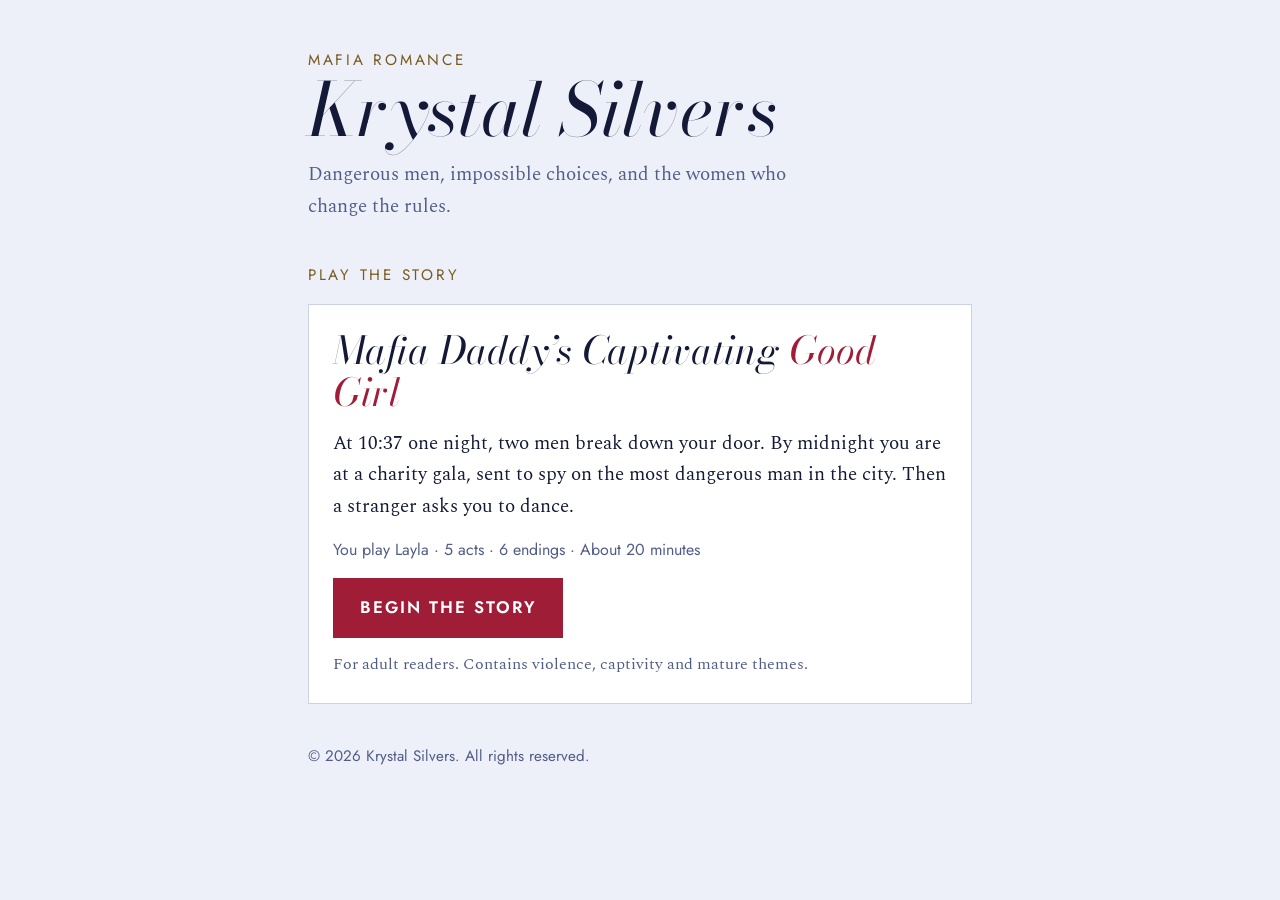
<file: krystal-silvers/index.html>
<!DOCTYPE html>
<html lang="en">
<head>
<meta charset="utf-8">
<meta name="viewport" content="width=device-width, initial-scale=1, viewport-fit=cover">
<meta name="theme-color" content="#0e1430">
<meta name="description" content="Krystal Silvers writes Mafia Romance. Play Mafia Daddy’s Captivating Good Girl as an interactive story.">
<title>Krystal Silvers | Mafia Romance</title>
<link rel="preconnect" href="https://fonts.googleapis.com">
<link rel="preconnect" href="https://fonts.gstatic.com" crossorigin>
<link rel="stylesheet" href="https://fonts.googleapis.com/css2?family=Bodoni+Moda:ital,opsz,wght@0,6..96,400;1,6..96,400;1,6..96,500&family=Spectral:ital,wght@0,400;1,400&family=Jost:wght@400;500;600&display=swap">
<style>
:root { --bg:#0e1430; --surface:#172048; --fg:#f2ede3; --muted:#a8b0cf; --accent:#e2556f; --accent-fill:#b3243f; --gold:#dcc38e; --line:#2c386b;
  --display:"Bodoni Moda","Didot","Times New Roman",serif; --body:"Spectral",Georgia,serif; --label:"Jost","Avenir Next","Segoe UI",sans-serif; color-scheme:dark; }
@media (prefers-color-scheme: light) { :root { --bg:#edf0f8; --surface:#fff; --fg:#131936; --muted:#515c88; --accent:#a01d38; --accent-fill:#a01d38; --gold:#775a1c; --line:#cbd1e6; color-scheme:light; } }
* { box-sizing:border-box; }
body { margin:0; background:var(--bg); color:var(--fg); font-family:var(--body); font-size:1.2rem; line-height:1.65; }
:focus-visible { outline:3px solid var(--gold); outline-offset:3px; }
.wrap { max-width:44rem; margin:0 auto; padding:3rem 1.25rem 4rem; display:flex; flex-direction:column; gap:2.5rem; }
.label { font-family:var(--label); font-size:.95rem; letter-spacing:.18em; text-transform:uppercase; color:var(--gold); margin:0; }
h1,h2,h3 { font-family:var(--display); font-weight:400; margin:0; }
h1 { font-size:clamp(2.6rem,11vw,4.6rem); line-height:1; font-style:italic; }
.tag { margin:.8rem 0 0; color:var(--muted); max-width:32rem; }
.card { border:1px solid var(--line); background:var(--surface); padding:1.5rem; display:flex; flex-direction:column; gap:.9rem; }
.card h2 { font-size:clamp(1.8rem,6vw,2.4rem); line-height:1.1; font-style:italic; }
.card h2 em { color:var(--accent); }
.card p { margin:0; }
.facts { font-family:var(--label); font-size:1rem; color:var(--muted); }
.btn { align-self:flex-start; font-family:var(--label); font-weight:600; font-size:1.05rem; letter-spacing:.12em; text-transform:uppercase; text-decoration:none; padding:.95rem 1.6rem; background:var(--accent-fill); color:#fff; border:1px solid var(--accent-fill); }
.btn:hover { filter:brightness(1.12); }
.note { font-size:1.02rem; color:var(--muted); }
footer { font-family:var(--label); font-size:.95rem; color:var(--muted); }
@media (max-width:34rem) { .btn { align-self:stretch; text-align:center; } }
</style>
</head>
<body>
<main class="wrap">
  <header>
    <p class="label">Mafia Romance</p>
    <h1>Krystal Silvers</h1>
    <p class="tag">Dangerous men, impossible choices, and the women who change the rules.</p>
  </header>
  <section aria-labelledby="novels">
    <p class="label" id="novels" style="margin-bottom:1rem">Play the story</p>
    <article class="card">
      <h2>Mafia Daddy’s Captivating <em>Good Girl</em></h2>
      <p>At 10:37 one night, two men break down your door. By midnight you are at a charity gala, sent to spy on the most dangerous man in the city. Then a stranger asks you to dance.</p>
      <p class="facts">You play Layla · 5 acts · 6 endings · About 20 minutes</p>
      <a class="btn" href="good-girl.html">Begin the story</a>
      <p class="note">For adult readers. Contains violence, captivity and mature themes.</p>
    </article>
  </section>
  <footer>&copy; <span id="y"></span> Krystal Silvers. All rights reserved.</footer>
</main>
<script>document.getElementById('y').textContent = new Date().getFullYear();</script>
</body>
</html>
</file>
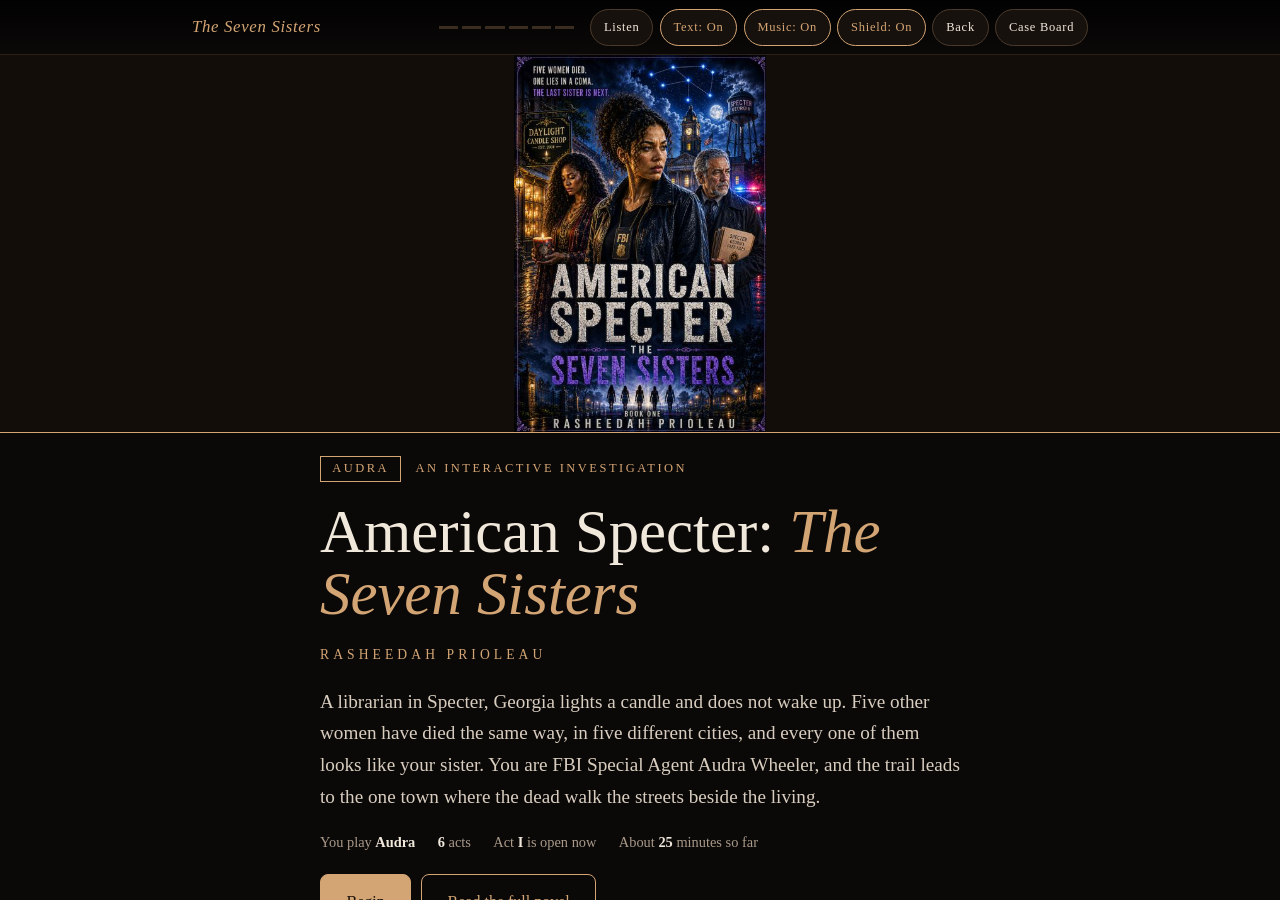
<file: experience.html>
<!DOCTYPE html>
<html lang="en">
<head>
<meta charset="utf-8">
<meta name="viewport" content="width=device-width, initial-scale=1, viewport-fit=cover">
<meta name="description" content="An interactive investigation based on the novel by Rasheedah Prioleau. You play FBI Special Agent Audra Wheeler.">
<title>American Specter: The Seven Sisters | An Interactive Investigation</title>
<link rel="icon" href="data:,">
<link rel="stylesheet" href="css/story.css">
</head>
<body>
<header class="bar"><div class="bar-in">
  <div class="mark">The Seven Sisters</div>
  <div class="acts" id="acts" aria-hidden="true"></div>
  <div class="tools">
    <button class="tool" id="btn-listen" type="button" aria-pressed="false" hidden>Listen</button>
    <button class="tool on" id="btn-text" type="button">Text: On</button>
    <button class="tool on" id="btn-sound" type="button">Music: On</button>
    <button class="tool on" id="btn-shield" type="button">Shield: On</button>
    <button class="tool" id="btn-back" type="button">Back</button>
    <button class="tool" id="btn-map" type="button">Case Board</button>
  </div>
</div></header>
<main class="page"><div id="view" class="view"></div></main>
<section class="panel" id="panel" hidden aria-label="Case board"><div class="panel-in" id="panel-in"></div></section>
<div class="toast" id="toast" role="status"></div>
<script src="js/story/audio.js"></script>
<script src="js/story/act1.js"></script>
<script src="js/story/engine.js"></script>
</body>
</html>
</file>
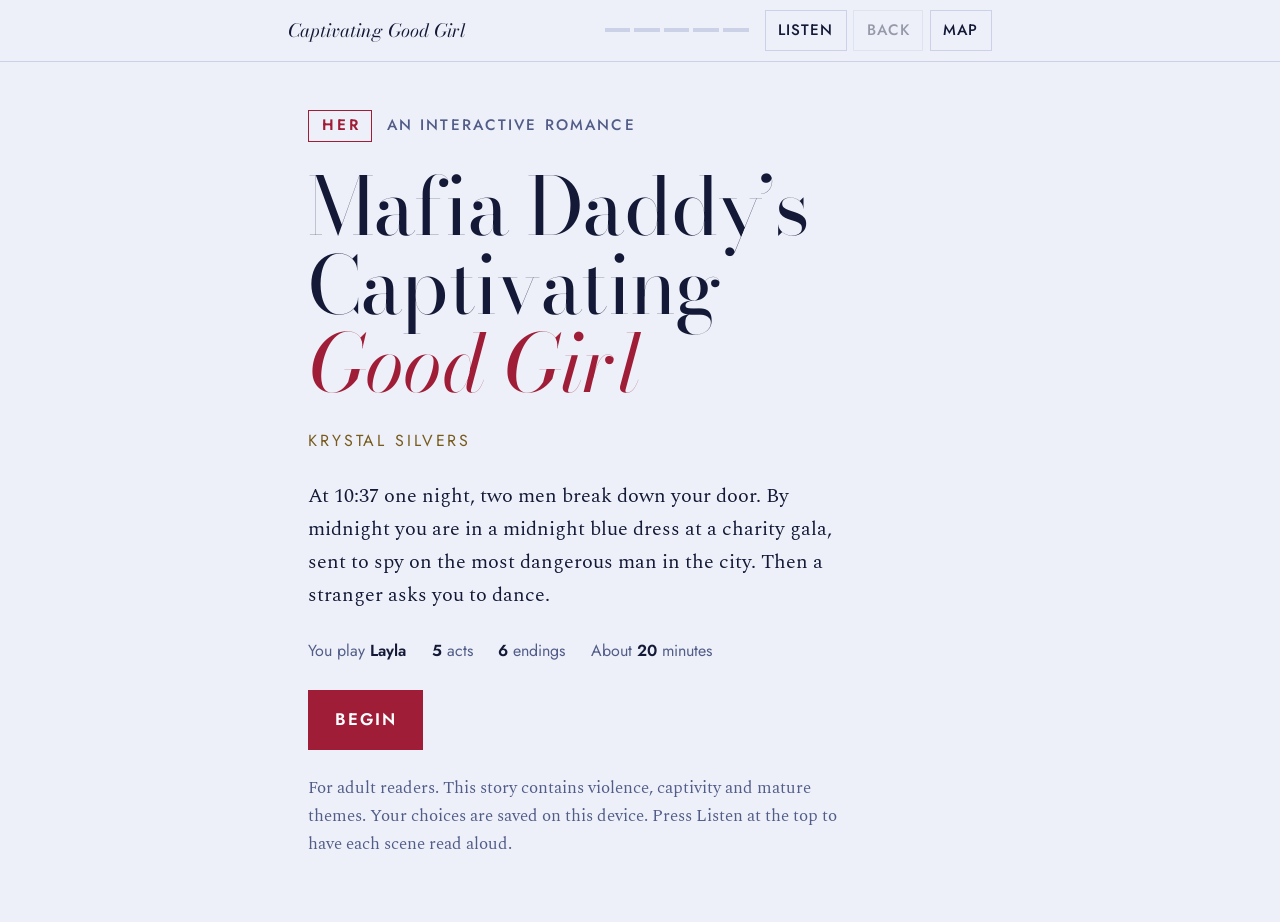
<file: good-girl.html>
<!DOCTYPE html>
<html lang="en">
<head>
<meta charset="utf-8">
<meta name="viewport" content="width=device-width, initial-scale=1, viewport-fit=cover">
<meta name="theme-color" content="#0e1430">
<meta name="description" content="An interactive romance based on the novel by Krystal Silvers. You play Layla. Five acts, six endings.">
<title>Mafia Daddy’s Captivating Good Girl — An Interactive Romance</title>
<link rel="preconnect" href="https://fonts.googleapis.com">
<link rel="preconnect" href="https://fonts.gstatic.com" crossorigin>
<link rel="stylesheet" href="https://fonts.googleapis.com/css2?family=Bodoni+Moda:ital,opsz,wght@0,6..96,400;0,6..96,600;1,6..96,400;1,6..96,500&family=Spectral:ital,wght@0,400;0,600;1,400&family=Jost:wght@400;500;600&display=swap">
<style>
/* Layout: one narrow reading column, like a page of the novel, under a slim sticky bar. The only ornament is the HER / HIM point-of-view tag. */
:root {
  --bg: #0e1430;        /* midnight blue, the dress from chapter one */
  --surface: #172048;
  --fg: #f2ede3;
  --muted: #a8b0cf;
  --accent: #e2556f;    /* the red gala gown */
  --accent-ink: #ffffff;
  --accent-fill: #b3243f;
  --gold: #dcc38e;      /* champagne */
  --line: #2c386b;
  --display: "Bodoni Moda", "Didot", "Bodoni MT", "Times New Roman", serif;
  --body: "Spectral", Georgia, "Times New Roman", serif;
  --label: "Jost", "Avenir Next", "Segoe UI", sans-serif;
  color-scheme: dark;
}
@media (prefers-color-scheme: light) {
  :root:not([data-theme="dark"]) {
    --bg: #edf0f8; --surface: #ffffff; --fg: #131936; --muted: #515c88;
    --accent: #a01d38; --accent-ink: #ffffff; --accent-fill: #a01d38; --gold: #775a1c; --line: #cbd1e6;
    color-scheme: light;
  }
}
:root[data-theme="light"] {
  --bg: #edf0f8; --surface: #ffffff; --fg: #131936; --muted: #515c88;
  --accent: #a01d38; --accent-ink: #ffffff; --accent-fill: #a01d38; --gold: #775a1c; --line: #cbd1e6;
  color-scheme: light;
}

* { box-sizing: border-box; }
body {
  margin: 0; background: var(--bg); color: var(--fg);
  font-family: var(--body); font-size: 1.25rem; line-height: 1.65;
  -webkit-font-smoothing: antialiased;
}
button { font: inherit; color: inherit; cursor: pointer; }
:focus-visible { outline: 3px solid var(--gold); outline-offset: 3px; }

/* ── top bar ── */
.bar {
  position: sticky; top: env(safe-area-inset-top, 0px); z-index: 5;
  background: var(--bg); border-bottom: 1px solid var(--line);
  padding: 0.6rem 1rem;
}
.bar-in { max-width: 44rem; margin: 0 auto; display: flex; align-items: center; gap: 0.75rem 1rem; flex-wrap: wrap; }
.mark { font-family: var(--display); font-style: italic; font-size: 1.15rem; line-height: 1.2; margin-right: auto; min-width: 0; }
.acts { display: flex; gap: 4px; align-items: center; }
.acts i { display: block; width: 1.6rem; height: 4px; background: var(--line); }
.acts i.on { background: var(--accent); }
.tools { display: flex; gap: 0.4rem; }
.tool {
  font-family: var(--label); font-size: 0.95rem; font-weight: 500; letter-spacing: 0.06em; text-transform: uppercase;
  background: none; border: 1px solid var(--line); padding: 0.45rem 0.8rem; min-height: 2.6rem;
}
.tool:hover { border-color: var(--fg); }
.tool[disabled] { opacity: 0.4; cursor: default; }
.tool.on { background: var(--accent-fill); border-color: var(--accent-fill); color: var(--accent-ink); }

/* ── page ── */
.page { max-width: 44rem; margin: 0 auto; padding-inline: 1.25rem; padding-block: 2rem 4rem; }
.view { display: flex; flex-direction: column; gap: 1.4rem; }
.fade { animation: rise 0.45s ease both; }
@keyframes rise { from { opacity: 0.2; transform: translateY(6px); } to { opacity: 1; transform: none; } }
@media (prefers-reduced-motion: reduce) { .fade { animation: none; } }

.eyebrow {
  font-family: var(--label); font-size: 0.95rem; font-weight: 500; letter-spacing: 0.14em; text-transform: uppercase;
  color: var(--muted); display: flex; flex-wrap: wrap; gap: 0.4rem 0.9rem; align-items: center;
}
.pov {
  font-weight: 600; letter-spacing: 0.22em; padding: 0.15rem 0.6rem 0.15rem 0.8rem;
  border: 1px solid var(--accent); color: var(--accent);
}
.pov.him { border-color: var(--gold); color: var(--gold); }
h1, h2 { font-family: var(--display); font-weight: 400; margin: 0; text-wrap: balance; }
.scene-title { font-size: clamp(1.9rem, 6vw, 2.7rem); line-height: 1.12; font-style: italic; }
.prose { display: flex; flex-direction: column; gap: 1.05em; max-width: 36rem; }
.prose p { margin: 0; }
.him-scene .prose { border-left: 2px solid var(--gold); padding-left: 1.1rem; }

.choices { display: flex; flex-direction: column; gap: 0.7rem; margin-top: 0.6rem; max-width: 36rem; }
.prompt { font-family: var(--label); font-size: 0.95rem; letter-spacing: 0.14em; text-transform: uppercase; color: var(--gold); }
.choice {
  text-align: left; width: 100%; background: var(--surface); border: 1px solid var(--line);
  padding: 0.95rem 1.1rem; font-size: 1.2rem; line-height: 1.4;
  transition: border-color 0.15s, background 0.15s;
}
.choice:hover { border-color: var(--accent); }
.choice:active { background: var(--accent-fill); color: var(--accent-ink); }
.choice.next { background: none; border-color: var(--line); font-family: var(--label); font-size: 1rem; letter-spacing: 0.1em; text-transform: uppercase; }

/* ── cover ── */
.cover { gap: 1.6rem; padding-top: 1rem; }
.cover h1 { font-size: clamp(2.6rem, 11vw, 5rem); line-height: 0.98; letter-spacing: -0.01em; }
.cover h1 em { font-style: italic; color: var(--accent); }
.byline { font-family: var(--label); letter-spacing: 0.18em; text-transform: uppercase; font-size: 1rem; color: var(--gold); }
.lede { max-width: 34rem; margin: 0; }
.facts { display: flex; flex-wrap: wrap; gap: 0.5rem 1.6rem; font-family: var(--label); font-size: 1rem; color: var(--muted); margin: 0; padding: 0; list-style: none; }
.facts b { color: var(--fg); font-weight: 600; }
.cta-row { display: flex; flex-wrap: wrap; gap: 0.7rem; }
.cta {
  font-family: var(--label); font-size: 1.05rem; font-weight: 600; letter-spacing: 0.12em; text-transform: uppercase;
  padding: 0.95rem 1.6rem; border: 1px solid var(--accent-fill); background: var(--accent-fill); color: var(--accent-ink); text-decoration: none; display: inline-block;
}
.cta.ghost { background: none; color: var(--fg); border-color: var(--line); }
.cta:hover { filter: brightness(1.12); }
.note { font-size: 1.05rem; color: var(--muted); max-width: 34rem; margin: 0; }

/* ── ending ── */
.end-kind { color: var(--gold); }
.end-title { font-size: clamp(2.3rem, 9vw, 4rem); line-height: 1; font-style: italic; }
.tally { font-family: var(--label); font-size: 1.05rem; color: var(--muted); margin: 0; }
.tally b { color: var(--fg); }
hr.rule { border: 0; border-top: 1px solid var(--line); width: 100%; margin: 0.4rem 0; }

/* ── map panel ── */
.panel { position: fixed; inset: 0; z-index: 10; background: var(--bg); overflow-y: auto; padding-block: env(safe-area-inset-top, 0px) env(safe-area-inset-bottom, 0px); }
.panel-in { max-width: 44rem; margin: 0 auto; padding-inline: 1.25rem; padding-block: 1.2rem 3rem; display: flex; flex-direction: column; gap: 1.6rem; }
.panel-head { display: flex; align-items: center; justify-content: space-between; gap: 1rem; }
.panel h2 { font-size: 2rem; font-style: italic; }
.sub { font-family: var(--label); font-size: 0.95rem; letter-spacing: 0.14em; text-transform: uppercase; color: var(--gold); margin: 0 0 0.6rem; font-weight: 500; }
.meters { display: grid; grid-template-columns: repeat(auto-fit, minmax(11rem, 1fr)); gap: 1rem 1.5rem; }
.meter-name { font-family: var(--label); font-size: 1rem; display: flex; justify-content: space-between; gap: 0.5rem; }
.meter-name span:last-child { color: var(--muted); }
.track { height: 6px; background: var(--line); margin-top: 0.35rem; }
.track i { display: block; height: 100%; background: var(--accent); }
.act-block { border-top: 1px solid var(--line); padding-top: 0.9rem; margin-top: 1.1rem; }
.act-name { font-family: var(--display); font-size: 1.35rem; margin: 0; }
.act-ch { font-family: var(--label); font-size: 0.95rem; color: var(--muted); }
.dec { list-style: none; margin: 0.6rem 0 0; padding: 0; display: flex; flex-direction: column; gap: 0.6rem; }
.dec li { font-size: 1.1rem; line-height: 1.4; min-width: 0; }
.dec .q { font-family: var(--label); font-size: 0.95rem; color: var(--muted); display: block; }
.dec .ahead { color: var(--muted); font-style: italic; }
.ends { list-style: none; margin: 0; padding: 0; display: grid; grid-template-columns: repeat(auto-fit, minmax(13rem, 1fr)); gap: 0.6rem; }
.ends li { border: 1px solid var(--line); padding: 0.7rem 0.9rem; min-width: 0; }
.ends li.got { border-color: var(--gold); }
.ends .k { font-family: var(--label); font-size: 0.9rem; letter-spacing: 0.1em; text-transform: uppercase; color: var(--muted); display: block; }
.ends .n { font-family: var(--display); font-style: italic; font-size: 1.3rem; }
.ends li:not(.got) .n { color: var(--muted); font-style: normal; font-family: var(--label); font-size: 1.05rem; }
.voices { display: flex; flex-direction: column; gap: 0.7rem; }
.vrow { display: grid; grid-template-columns: minmax(7rem, 9rem) minmax(0, 1fr) auto; gap: 0.6rem; align-items: center; font-family: var(--label); font-size: 1rem; }
.vrow select { font: inherit; min-width: 0; width: 100%; min-height: 2.6rem; padding: 0.3rem 0.5rem; background: var(--surface); color: var(--fg); border: 1px solid var(--line); }
.vnote { font-family: var(--label); font-size: 0.95rem; color: var(--muted); margin: 0.7rem 0 0; }
@media (max-width: 30rem) { .vrow { grid-template-columns: minmax(0, 1fr) auto; } .vrow span { grid-column: 1 / -1; } }
.confirm { display: flex; flex-wrap: wrap; align-items: center; gap: 0.6rem; font-family: var(--label); font-size: 1rem; }

/* ── polish: compact one-row bar on phones, easier tap targets, comfortable reading ── */
@media (max-width: 34rem) {
  body { font-size: 1.15rem; }
  .bar { padding: 0.45rem 0.75rem; }
  .bar-in { gap: 0.4rem 0.6rem; flex-wrap: nowrap; }
  .mark { font-size: 1rem; white-space: nowrap; overflow: hidden; text-overflow: ellipsis; }
  .acts { display: none; }
  .tools { gap: 0.3rem; flex: none; }
  .tool { font-size: 0.8rem; letter-spacing: 0.04em; padding: 0.4rem 0.55rem; min-height: 2.5rem; }
  .page { padding-block: 1.4rem 3rem; }
  .cta { width: 100%; text-align: center; }
}
.choice { min-height: 3rem; }
.choice:focus-visible { border-color: var(--accent); }
html { scroll-padding-top: 4rem; }
@media print { .bar, .choices, .cta-row { display: none; } }
</style>
</head>
<body>


<header class="bar">
  <div class="bar-in">
    <div class="mark">Captivating Good Girl</div>
    <div class="acts" id="acts" aria-hidden="true"></div>
    <div class="tools">
      <button class="tool" id="btn-listen" type="button" aria-pressed="false" hidden>Listen</button>
      <button class="tool" id="btn-back" type="button">Back</button>
      <button class="tool" id="btn-map" type="button">Map</button>
    </div>
  </div>
</header>

<main class="page"><div id="view" class="view"></div></main>

<section class="panel" id="panel" hidden aria-label="Story map">
  <div class="panel-in" id="panel-in"></div>
</section>

<script>
/* ════════════════════════════════════════════════════════════════
   SETTINGS — edit these two lines for your own website.
   BOOK_URL: paste your sales link between the quotes to show a
   "Read the full novel" button on the cover and on every ending.
   ════════════════════════════════════════════════════════════════ */
const CONFIG = {
  BOOK_URL: "",
  SAVE_KEY: "captivating-good-girl-v1"
};

/* Mafia Daddy's Captivating Good Girl — interactive adaptation
   Story data. Each scene: act, ch (source chapters in the novel), pov, title, text, choices.
   State s: trust, secrets, anton, nerve, sophia + flags. */
const ACTS = [
  { n: 1, name: "One Wrong Move", ch: "Chapters 1–6" },
  { n: 2, name: "Walking a Thin Line", ch: "Chapters 7–23" },
  { n: 3, name: "She’s Gone", ch: "Chapters 23–41" },
  { n: 4, name: "Going Once, Twice… Sold", ch: "Chapters 42–58" },
  { n: 5, name: "Mr. & Mrs. DeLuca", ch: "Chapters 59–80" }
];

const ENDINGS = {
  goodgirl: { name: "Good Girl", kind: "The true ending" },
  deluca: { name: "Mr. & Mrs. DeLuca", kind: "The novel’s ending" },
  queen: { name: "Two Families, One Table", kind: "The crown ending" },
  harbor: { name: "Safe Harbor", kind: "Anton’s ending" },
  ohio: { name: "The Girl Who Ran", kind: "An early exit" },
  arrangement: { name: "The Arrangement", kind: "The cold ending" }
};

const STORY = {
  /* ───────────── ACT 1 ───────────── */
  knock: {
    act: 1, ch: "1", pov: "HER", title: "A World Turned Upside Down",
    text: `*Bang. Bang. Bang.*

10:37 PM. You are out of bed before you are awake, and the lock splinters before you reach the door. Two men. Rough hands. A car with cold leather seats, and then a penthouse that smells like money.

Behind the desk sits Marco Vasquez, your mother’s boyfriend. You never liked him. You never trusted him.

They drag your mother in. Her lip is split. “Layla, I’m so sorry. I didn’t mean for this to happen.”

“Your mother thought she could steal from me,” Marco says, pleasant as a waiter. “So you are going to help me recoup. You know Dante DeLuca’s daughter. You will get close to her. You will bring me what you learn about him.”

“And if I don’t?”

His smile widens. “Then your mother will pay the price.”`,
    choices: [
      { label: "“I’ll do it. Just don’t hurt her.”", to: "gala" },
      { label: "“No. Find someone else.”", to: "refuse", fx: s => { s.nerve += 1; } }
    ]
  },
  refuse: {
    act: 1, ch: "1", pov: "HER", title: "The Price of No",
    text: `Marco doesn’t raise his voice. He nods, once, to the man holding your mother.

The sound she makes is small. That is the worst part.

“Stop. *Stop.* I’ll do it.”

“Of course you will.” Marco straightens his cuff. “But I like that you tried. It tells me you will be convincing.” He gestures at the tall blond man by the door, the one with eyes like a frozen lake. “Anton will be your handler. Anton will make sure you stay on task.”

You learn something tonight that you will need later. Saying no costs. You will have to choose carefully where to spend it.`,
    choices: [{ label: "Let the stylists do their work", to: "gala" }]
  },
  gala: {
    act: 1, ch: "1", pov: "HER", title: "Midnight Blue",
    decision: "At the charity gala",
    text: `By midnight you do not recognize yourself. Your dark hair is swept up. The dress is midnight blue and fits like a second skin. Anton’s hand is heavy on your back as he walks you into a ballroom full of the city’s elite.

Sophia DeLuca stands across the room, furious. In college she had paparazzi and a gaggle of rich friends. You had your late father’s tuition money and nothing else. You doubt she knows your name.

You drift close enough to hear the problem. Her guest speaker is too drunk to stand.

Across the room you spot Dr. James Thompson. You heard him speak last year, when you volunteered for the Children’s Hope Foundation.

Dante DeLuca is nowhere. Anton is watching from a corner.`,
    choices: [
      { label: "Fix Sophia’s night. Bring her Dr. Thompson.", to: "hallway", fx: s => { s.sophia += 1; s.f.helped = true; } },
      { label: "Stay by the wall and watch the doors for DeLuca.", to: "hallway", fx: s => { s.nerve += 1; } }
    ]
  },
  hallway: {
    act: 1, ch: "1–2", pov: "HER", title: "One Wrong Move",
    decision: "The stranger’s offer",
    text: s => `${s.f.helped
      ? "Dr. Thompson takes the stage and Sophia grips your hand. “Layla, you really saved the night.” She takes your number. Then she mentions, bitterly, that her father couldn’t be bothered to show up."
      : "An hour of watching the doors gets you nothing. Dante DeLuca never walks through them. Sophia finds her own replacement speaker and never looks your way."}

So you have nothing for Marco. You slip into the hallway to think, and you don’t realize you are crying until a tear lands on your wrist.

That is when he appears. Tall. Dark hair graying at the temples. Warm brown eyes that look straight through you.

“May I have this dance?”

You should say no. You put your hand in his instead, and the two of you move like you have been dancing for years. When the song ends he doesn’t let go.

“Let me take you home tonight,” he murmurs.

Outside, Anton is nowhere in sight. A limo is waiting. The stranger still hasn’t told you his name.`,
    choices: [
      { label: "Get in the limo.", to: "limo" },
      { label: "“I’m sorry. I can’t.” Go find Anton.", to: "antoncar", fx: s => { s.anton += 1; s.f.refusedRide = true; } }
    ]
  },
  limo: {
    act: 1, ch: "2–3", pov: "HER", title: "A Dangerous Heat",
    text: `“I don’t even know your name,” you say.

“I promise to tell you before sunrise.” He leans in. “If you have to call me something, you can call me Mister. Or Daddy, if you prefer.”

Then his jaw tightens. “We’re being followed.”

A black SUV. The limo swerves and you are thrown against his chest. He holds you there, calm, giving orders to the driver while metal screams against metal.

The safe house is an unmarked door and a keypad. Inside, your stomach growls and he laughs and makes pasta. He lifts a spoon of sauce to your lips. Before you can lick the last of it away, he kisses it off you.

You are breathless. “Thank you, Mister…”

His hand cups your cheek. “Call me Daddy.”`,
    choices: [
      { label: "“Thank you… Daddy.”", to: "morning", fx: s => { s.trust += 1; s.f.daddy = true; } },
      { label: "“Your name first. Then we’ll see.”", to: "morning", fx: s => { s.nerve += 1; } }
    ]
  },
  antoncar: {
    act: 1, ch: "2", pov: "HER", title: "The Plan",
    text: `You find Anton at the valet stand, already angry.

“You danced with him,” he says in the car.

“With who? I don’t know who that was.”

He looks at you for a long moment, and something in the frozen-lake eyes shifts. “Then you did right, walking away. He is worse than you think.” A pause. “So is everyone.”

It is the closest thing to kindness anyone has offered you tonight. He walks you to your door and checks the broken lock himself.

You sleep for three hours and dream about a stranger’s hand on the small of your back.`,
    choices: [{ label: "Morning", to: "marco" }]
  },
  morning: {
    act: 1, ch: "3–4", pov: "HER", title: "A Morning of Revelation",
    text: s => `${s.f.daddy
      ? "“Good girl,” he says, and his thumb traces your lower lip."
      : "He laughs, low. “Before sunrise. I promised.” He kisses you again, and the argument dissolves."}

The pasta goes cold. You have never been wanted like this. You fall asleep with his arm around you, in a bed you have never seen before.

Sunrise comes and goes and he still hasn’t told you.

At breakfast he calls himself a problem solver. He says he has a daughter and she is his world. Then his phone rings.

“Don’t worry, Sophia. I’ll handle it.”

The pieces fall into place and your coffee goes sour in your mouth.

“You’re Sophia DeLuca’s father. You’re *Dante DeLuca*.”

“Yes.” His eyes do not leave your face. “I see my reputation precedes me.”

You just spent the night with the man you were sent to spy on.`,
    choices: [{ label: "“I should go. Thank you for breakfast.”", to: "marco" }]
  },
  marco: {
    act: 1, ch: "4–5", pov: "HER", title: "A Tangled Web",
    text: s => `Marco is standing in your living room when you get home.

${s.f.refusedRide
      ? "“A whole gala and you bring me nothing.”"
      : "“Where the hell have you been?” You tell him you stayed with a friend. You tell him your phone died."}

His hand comes across your cheek so fast you don’t see it. “Next time, your mother feels that.”

You cry in the shower until the water runs cold. Then you make a decision. You will play the part, but you will not play his game. Your father had friends he trusted. You will find them and get your mother out.

When you open the door, Anton is standing there with flowers.

“These were delivered for you,” he says, flat. “They’re from Dante.”

${s.f.refusedRide
      ? "The card reads: *You said you couldn’t. I’d like to hear why. Dinner. — D. DeLuca.* So that is who he was."
      : "You bury your face in the petals to hide your smile."}

That night Dante sits across a candlelit table. “I might have let you go,” he says. “But now I want to make you mine.”`,
    choices: [{ label: "Hear his terms", to: "terms" }]
  },
  terms: {
    act: 1, ch: "5–6", pov: "HER", title: "Champagne Wishes and Foolish Dreams",
    decision: "Dante’s terms",
    text: `“I need you to understand what it means to be my woman,” Dante says. “You belong to me. You are loyal to me, honest with me, obedient to me.”

“And what do I get in return?”

“My protection. My provision. My unwavering devotion. I will cherish you and make you feel like the queen you are.”

His thumb brushes your lips.

“First and foremost, I expect complete honesty. No secrets, no lies. If there is something you can’t tell me, then say so. But don’t ever deceive me.”

Your mother’s split lip. Marco’s smile. Anton outside in a parked car. All of it sits on your tongue.

“Do you accept all of my terms, Layla?”`,
    choices: [
      { label: "“Yes. I accept.” Say nothing about Marco.", to: "warning", fx: s => { s.trust += 1; s.secrets += 2; } },
      { label: "“There is something I can’t tell you. Not yet.”", to: "warning", fx: s => { s.trust += 1; s.secrets += 1; s.nerve += 1; s.f.loophole = true; } },
      { label: "Tell him everything. Marco. Your mother. The mission.", to: "confession", fx: s => { s.trust += 2; s.f.truth = true; } }
    ]
  },
  confession: {
    act: 1, ch: "6", pov: "HER", title: "The Truth, Early",
    text: `You tell him all of it. The door splintering. Your mother’s face. Sophia. Anton.

Dante goes very still. Then he stands, says one word to the man at the door, and leaves.

You sit for six hours with Nicolo, his second, who watches you like a ledger that doesn’t balance.

When Dante comes back he has taken off his jacket. He crouches in front of your chair.

“You told me the truth when a lie would have been easier. Almost no one does that.” He tilts your chin up. “So here is how it will go. You keep reporting to Marco. You tell him what I give you and nothing else.”

“And my mother?”

“When I can reach her without getting her killed.” His voice drops. “I keep what’s mine, Layla. That now includes your problems.”

Nicolo does not look convinced. But Dante says, “Good girl,” and for the first time in two days you breathe.`,
    choices: [{ label: "Move into the penthouse", to: "warning" }]
  },

  /* ───────────── ACT 2 ───────────── */
  warning: {
    act: 2, ch: "7–8", pov: "HER", title: "Shadows and Secrets",
    decision: "Your father’s envelope",
    text: s => `You become the mistress of one of the most powerful men in the city. The penthouse is beautiful and cold, like a very expensive hotel.

Sophia finds you there. The warmth from the gala is gone. “I know what a climber looks like. Hurt my father and I will bury you.”

${s.f.loophole ? "Dante has not asked again about the thing you can’t tell him. He is waiting, and you can feel it.\n\n" : ""}You need allies of your own. You remember Maria, your father’s secretary for twenty years. She works at a bank now.

Maria’s eyes fill when she sees you. From a safe deposit box she takes a thick envelope. “Your father made me promise never to open it. It’s for you, and you alone.”

You walk out holding it against your chest, and a black car is at the curb. Dante is in the back seat.

“What’s inside the envelope?”`,
    choices: [
      { label: "“I don’t know.” Keep it closed. Say you’re late for work.", to: "elevator", fx: s => { s.secrets += 1; } },
      { label: "Open it with him, right here in the car.", to: "tape", fx: s => { s.trust += 1; s.f.opened = true; } }
    ]
  },
  elevator: {
    act: 2, ch: "9–10", pov: "HER", title: "Best Actress Goes To… Me",
    text: `At your office the elevator shudders and stops between floors. Anton lowers his hand from the emergency switch.

“Sixty seconds before maintenance responds. Why were you at the bank?”

“To get money.”

“You went in empty handed and came out clutching this like a newborn.” He takes the envelope from you. For one second his fingers trace your jaw. “Don’t move into his penthouse, Layla. In there I can’t protect you.”

Then he is gone through the ceiling hatch, and you are alone with one thing he missed: a small cassette, which you slid out of the envelope and hid in your underwear.

You wake up in Dante’s bed. He tells you the doctor said shock. He tells you the robber got away.

Later he finds the tape himself. There are ropes involved, and you don’t entirely mind.

“You were trying to hide it from me, though,” he says. “Bad girl.”`,
    choices: [{ label: "Continue", to: "him1" }]
  },
  tape: {
    act: 2, ch: "8–11", pov: "HER", title: "A Voice From the Grave",
    text: `Files. Photographs. A small cassette.

Dante’s driver finds a player. Your father’s voice fills the car and your eyes sting.

He says he loves you. He says to be careful. He says Dante DeLuca’s name, and Dante’s eyebrows lift.

“I hardly knew him,” Dante says quietly.

“He says there are more recordings.”

Dante closes your fingers around the tape. “Then we find them together.” He keeps the tape and gives you back the files. You both know why. He trusts you a little more than he did this morning, and he is still Dante DeLuca.

At your office that afternoon, the elevator stops between floors. Anton takes the files out of your hands. “Tell DeLuca you were robbed,” he says. “It will even be true.”`,
    choices: [{ label: "Continue", to: "him1" }]
  },
  him1: {
    act: 2, ch: "12", pov: "HIM", title: "The Treachery of a Submissive Touch",
    text: s => `I watched her sleep and went back over the day.

${s.f.truth
      ? "She walked into my life as Marco Vasquez’s spy and told me so to my face. Nicolo thinks that makes her twice as dangerous. Maybe it does. But I have been lied to by experts my whole life, and I know what it looks like when someone decides to stop."
      : s.f.opened
        ? "She opened her dead father’s envelope in my car because I asked her to. Then somebody robbed her in an elevator an hour later. Somebody is watching her who isn’t me."
        : "She hurried to the bank, then to work, got robbed, and tried to hide a tape from me. It didn’t add up. Her mother is close to Marco Vasquez. I couldn’t finish the thought."}

The idea of Layla using me was too painful to look at for long. I had to be ready for it anyway.

Until it could be proven, I would do whatever it took to keep her safe. I put one of my people in her office the next morning, a bright young intern named Penny.`,
    choices: [{ label: "Back to Layla", to: "stairwell" }]
  },
  stairwell: {
    act: 2, ch: "13–14", pov: "HER", title: "Walking a Thin Line",
    decision: "What you give Marco",
    text: s => `Your new intern, Penny, smiles too much and watches too closely.

Anton catches you in the stairwell and stands close enough that you feel his breath. “That intern of yours is one of Dante’s spies. He’s not the man you think he is.”

“And are you any better?”

“No. But you never have to worry about me finding out the truth. I already know everything.” His voice drops. “We both have jobs to do. Do you have anything for Marco?”

You do. This morning, in Dante’s home office, you saw his calendar. A meeting, after hours, very late.${s.f.truth ? " And in your purse is a folded note in Dante’s handwriting: the story he wants Marco to hear." : ""}

Marco has your mother. Dante has your heart. Anton is waiting.`,
    choices: [
      { label: "Give him the late-night meeting.", to: "ambush", fx: s => { s.secrets += 2; s.f.gaveMeeting = true; } },
      { label: "Give him something stale. An old shipment, already moved.", to: "stale", fx: s => { s.nerve += 1; s.anton += 1; } },
      { label: "Give him exactly what Dante wrote.", to: "trap", show: s => !!s.f.truth, fx: s => { s.trust += 1; } }
    ]
  },
  ambush: {
    act: 2, ch: "14–17", pov: "HER", title: "What Have I Done?",
    text: `“I’ll pass it along to Marco,” Anton says.

On the night of the gala you wear deep red. Dante looks at you like he might cancel the whole evening.

Masked men take him in the corridor. One backhands you to the floor. You run after them anyway, heels in your hand, down to the parking deck where a van is waiting.

Then a second van. Nicolo. Gunfire. You press yourself behind a pillar until it stops.

One of the attackers is still alive. Dante’s men hold him over the edge of the deck. He swears he doesn’t know who hired them.

“Let him go,” Nicolo says. They do.

Dante’s knuckles are split. “I’m sorry you had to see that.” He holds you while you shake.

You shake because you know who sent them. You did. He nearly died tonight because of one sentence you said in a stairwell.`,
    choices: [{ label: "Go home with him", to: "bathroom" }]
  },
  stale: {
    act: 2, ch: "14", pov: "HER", title: "A Lie So Good",
    text: `You give Anton a warehouse that was emptied a week ago.

Two days later a photo arrives on your phone. Your mother’s face, a fresh bruise, a newspaper held under her chin.

Anton finds you in the stairwell again. He doesn’t touch you this time. “He knows it was worthless. I told him DeLuca moved the goods early.” He looks tired. “Next time I can’t cover for you.”

“Why did you cover for me this time?”

He doesn’t answer.

Nobody ambushes Dante at the gala that week. You wear deep red and he tells you he is the luckiest man in the world. You have bought that night with your mother’s face.`,
    choices: [{ label: "Continue", to: "bathroom" }]
  },
  trap: {
    act: 2, ch: "14–17", pov: "HER", title: "The Line He Wrote",
    text: `You recite it to Anton word for word. A meeting, after hours, very late.

Anton studies you. “That was easy.”

“I live in his house. It’s supposed to be easy.”

On the night, Marco’s hired men walk into an empty parking deck and find Nicolo waiting with a dozen guns. It is over in less than a minute. Dante never leaves the gala. He stands beside you in the ballroom with his hand on your back while his phone buzzes once in his pocket.

“It’s done,” he says against your ear. “Good girl.”

You smile for the cameras. Men are dead, and you chose the sentence that put them there. You are in this now.`,
    choices: [{ label: "Continue", to: "bathroom" }]
  },
  bathroom: {
    act: 2, ch: "17–21", pov: "HER", title: "Cornered and Alone",
    decision: "Tied up beside Sophia",
    text: `Nicolo says it at dinner, in front of everyone. “Trust shouldn’t just be given. It has to be earned.”

“I trust her,” Dante says. But you see the flicker.

At the next gala, Sophia’s friends follow you into the ladies’ room. It gets ugly fast. Then the door opens and Penny walks in, and behind her come women dressed in black. The last thing you smell is something sickly sweet.

You wake on a cold floor, bound and gagged. Sophia is tied beside you, eyes wide.

Penny holds up a phone. “Smile for the camera, girls. Daddy’s watching.” To the screen she says, “Don’t you recognize your own daughter?”

She wants ten million each. Then you hear a second name, Special Agent Dobkin, and you understand. Penny is the federal agent’s pawn, and you and Sophia are what she’s bargaining with.

Penny steps out. The knot at your wrists has a little give.`,
    choices: [
      { label: "Work your hands free and untie Sophia first.", to: "rescue", fx: s => { s.sophia += 1; s.f.freed = true; } },
      { label: "Get the gag loose and keep Penny talking when she returns.", to: "rescue", fx: s => { s.nerve += 1; s.f.talked = true; } },
      { label: "Stay still. He will come.", to: "rescue", fx: s => { s.trust += 1; } }
    ]
  },
  rescue: {
    act: 2, ch: "22–23", pov: "HER", title: "The Reckoning",
    decision: "The secret you’re carrying",
    text: s => `${s.f.freed
      ? "Sophia’s hands are shaking when the rope comes off. She looks at you as if she has never seen you before. “Why would you do me first?” You don’t have an answer she would believe."
      : s.f.talked
        ? "Penny talks. Her mother was an informant. Dobkin raised her for this. She says Dante DeLuca’s world always ends with bloody hands. You keep her talking for eleven minutes, and it is long enough."
        : "You count your breaths. You get to four hundred."}

The door comes off its hinges. Dante is in body armor, and he doesn’t say a word. He gathers Sophia with one arm and you with the other.

Penny and Dobkin are gone.

“She is not my daughter,” he says later, through his teeth. “Whatever she told you.”

You ask to go home. He refuses. In the morning you hear him on the phone with your boss, who calls him *Dante*, and you realize he was arranging your life before you ever met him.

You barely make it to the bathroom. Afterward you count back. More than six weeks.

You are pregnant.

When you come out he is waiting. “I heard you getting sick.”`,
    choices: [
      { label: "Tell him about the baby.", to: "cage", fx: s => { s.trust += 2; s.f.toldBaby = true; } },
      { label: "“Just the painkillers. It’ll pass.”", to: "cage", fx: s => { s.secrets += 1; } }
    ]
  },

  /* ───────────── ACT 3 ───────────── */
  cage: {
    act: 3, ch: "23–25", pov: "HER", title: "Mother and Daughter",
    decision: "Anton’s price for the files",
    text: s => `${s.f.toldBaby
      ? "Dante puts both hands on your stomach and for a moment he is not a kingpin at all. Then he triples your security. You can’t walk to the kitchen alone."
      : "“Sometimes love isn’t enough, Dante,” you tell him. “Sometimes it’s the very thing that hurts us the most.” He lets you have your distance. It costs him."}

A thin-lipped butler with sour breath offers to get you out unseen. You don’t trust him and you go anyway.

In a warehouse across town, behind armed guards, your mother sits in a room dressed up like a hotel suite. She is thinner. She holds your face. “Do what he asks a little longer, baby. I’m working on something.”

You need your father’s files. Anton has them.

He is waiting at the bottom of the stairwell at noon, and he pats the flank of his jacket. “Right here. But I want something first.”

“What?”

“A kiss. One, and they’re yours.”`,
    choices: [
      { label: "Kiss him. Get the files.", to: "clinic", fx: s => { s.anton += 1; s.f.kissed = true; } },
      { label: "“Hand them over, or I tell Marco who really has them.”", to: "clinic", fx: s => { s.nerve += 1; } }
    ]
  },
  clinic: {
    act: 3, ch: "25–27", pov: "HER", title: "Uncle Caleb",
    decision: "Tamika’s offer",
    text: s => `${s.f.kissed
      ? "It is not the peck you intended. He gives you the files without a word and you both pretend your hands are steady."
      : "For a second you think he’ll call your bluff. Then he laughs, once, and puts the files in your hands. “There she is,” he says."}

Olivia, an old colleague of your father’s, helps you read them. “Your father knew too much,” she says. “It made him a target.”

One name in his handwriting stops you. *Caleb Ducret.* He is the Creole boss who runs the east side, and he is your friend Tamika’s uncle.

Tamika runs a free clinic. She confirms the pregnancy and then she listens to everything.

“Caleb’s big enough to take on Marco and DeLuca both,” she says. “But he comes with strings, usually bloody ones.” She takes your hands. “Or I get you a new name and a bus to Ohio tonight. Your mama made her own bed, Lay. You’ve got somebody else to think about now.”`,
    choices: [
      { label: "“Call your uncle.”", to: "taken", fx: s => { s.nerve += 1; s.f.caleb = true; } },
      { label: "“I’m going home. Dante needs to hear all of this from me.”", to: "taken", fx: s => { s.trust += 1; } },
      { label: "Take the new name. Go tonight.", to: "end_ohio" }
    ]
  },
  taken: {
    act: 3, ch: "27", pov: "HER", title: "Angel of Death",
    text: s => `It is a few blocks to the nearest taxi. Three men peel off a wall and follow.

You run. You scream for Tamika. You almost reach her door.

Chloroform again. Burlap. An engine.

When they dump you out under floodlights, somewhere in the woods upstate, Sophia DeLuca is looking down at you.

${s.f.toldBaby
      ? "“He tripled your guards for that thing you’re carrying,” she says. “So I waited for the one hour you gave them the slip.”"
      : "“A maid found your pregnancy test,” she says. “I pay well for information.”"}

${s.f.freed
      ? "Her voice wavers. “You untied me first, in that room. I haven’t forgotten.” She looks away. “That’s why I told them to make it quick.”"
      : "“You were never going to give him an heir. Not you.”"}

She gets back in her Maserati. Her men raise their guns.

The first shot is not theirs. The man nearest you drops, and then the others. Then it is quiet under the pines.

Heavy, unhurried footsteps. Anton walks into the light and looks at the bodies without interest.

“Now,” he says. “Are you ready to die?”`,
    choices: [{ label: "Continue", to: "him2" }]
  },
  him2: {
    act: 3, ch: "28–36", pov: "HIM", title: "She’s Gone",
    text: s => `Two detectives drove me upstate. They showed me a clearing full of dead men, and a small shape near the tree line in clothes I would have known anywhere.

The forensics report sat on my desk for an hour before I could open it.

${s.f.toldBaby ? "I had held my hands against her stomach. I had started choosing names." : "Her friend Tamika told me about the baby. I learned I was going to be a father from a stranger, a week after I buried the mother."}

Then I found Sophia’s Maserati on a security camera, 2:35 PM, in a neighborhood my daughter had no business in. Caleb Ducret’s people put names to the men she hired.

I disinherited my only child that night. My hand didn’t shake until she had left the room.

At the memorial, Layla’s mother spoke. “My daughter was a fighter,” she said. Her voice was steady. Her eyes were dry.

Someone had pulled Layla out of those woods. I intended to find out who.`,
    choices: [{ label: "Back to Layla", to: "ship" }]
  },
  ship: {
    act: 3, ch: "29–34", pov: "HER", title: "Life After Death",
    decision: "On the ship",
    text: `You wake to blue water and the smell of salt. You are on a ship.

Anton staged it all. A body, your clothes, a report. Your mother arranged the rest.

“Layla Jennings is dead,” he says on the top deck. “Dead women don’t get hunted.”

“Dante thinks I’m dead. He thinks his *child* is dead.”

“Your mother gave everything she had left to buy you this. It was the last thing she could do for you.” When your knees give, he carries you to your cabin. “I will protect you and your baby for as long as you need.”

That night you wake from a nightmare with his arms around you. “Who are you, really?” you ask.

“One day I’ll tell you everything.”

The captain’s satellite phone sits in an unlocked drawer on the bridge. You could reach it during the watch change.`,
    choices: [
      { label: "Take the phone. Ten seconds on Dante’s voicemail.", to: "island", fx: s => { s.trust += 1; s.f.voicemail = true; } },
      { label: "Leave it. Let the quiet have you for a while.", to: "island", fx: s => { s.anton += 1; } }
    ]
  },
  island: {
    act: 3, ch: "37", pov: "HER", title: "An Afternoon of Pretend",
    decision: "At the chalet door",
    text: s => `${s.f.voicemail ? "“I’m alive. We both are. Don’t trust Sophia.” You hang up before the trace can run, and put the phone back with shaking hands.\n\n" : ""}St. Thomas. A chalet above the water. Weeks pass, and your body changes.

One afternoon you explore the island by yourself: a café, tea and a croissant, the art galleries on Main Street. Anton finds you by the harbor and, for once, he doesn’t steer you home. He buys you a mango. He laughs at something you say, and you realize you have never heard him laugh.

For one afternoon the two of you pretend. A couple on holiday, no one hunting them.

On the walk back he goes quiet. The closer you get to the chalet, the farther he drifts from your side. He stops a good distance from your front door.

It was Anton who pulled you out of those woods, and it is Anton who watches over you now.`,
    choices: [
      { label: "Give him a small wave goodnight. It was only pretend.", to: "shore" },
      { label: "Walk back down the path and kiss him.", to: "shore", fx: s => { s.anton += 2; s.f.islandKiss = true; } }
    ]
  },
  shore: {
    act: 3, ch: "38–40", pov: "HER", title: "Lost in the Taste of Her",
    decision: "Two men on the shore",
    text: s => `Back in the city, Marco’s men trace a phone number to St. Thomas. “Gather the men,” he tells them. “And bring Angela. It’s time for a family reunion.”

You don’t know any of that. You are standing in the surf with the water around your ankles.

“Layla!” Anton calls from up the beach, and you turn, smiling.

Then you see the other man walking toward you from the road, and your heart climbs into your throat.

“Dante?”

${s.f.voicemail ? "“I played ten seconds of your voice four hundred times,” he says." : "He looks at you like he is seeing a ghost."} His face is hard. “Is it true? Are you pregnant with my child?”

Anton has stopped a few yards behind you. He does not reach for you, and he does not leave.`,
    choices: [
      { label: "Go to Dante.", to: "chalet" },
      { label: "Step back to Anton’s side.", to: "end_harbor", show: s => s.anton >= 3 }
    ]
  },
  chalet: {
    act: 3, ch: "40–41", pov: "HER", title: "Shame and Regret",
    text: `“Yes,” you tell him. “Yes.”

His anger lasts until he touches you. After that neither of you says anything for a long time.

Afterward you tell him about the woods. “Sophia tried to have me killed. I thought disappearing was the only way to keep our baby safe.”

“I know. I’ve disinherited her. She won’t be a danger to you again.” Then, harder: “But if you hadn’t gone out without the security I gave you, she never would have had the chance.”

You are still arguing when the windows blow in.

Fire. The chalet folds in on itself. You are dragged out through the smoke by men you don’t know. You scream for Dante and for Anton, and neither one answers.

A familiar voice behind you. “You should have played your part, Layla.”

Marco is smiling. “Betrayal comes with consequences. You and your mother will pay me back every cent.”

You look him in the eye and make yourself a promise. You will live through whatever he has planned. Then you will end him.`,
    choices: [{ label: "Continue", to: "auction" }]
  },

  /* ───────────── ACT 4 ───────────── */
  auction: {
    act: 4, ch: "42–45", pov: "HER", title: "Going Once, Twice… Sold",
    decision: "Inside the shipping crate",
    text: `On Marco’s plane your mother sits hunched over a bandaged hand. He has taken one of her fingers.

The auction is held in a warehouse under a single spotlight. “A rare gem,” Marco tells the room. Your mother is made to watch.

A Russian named Maxim pays fifteen million dollars.

They put you in a shipping crate with dozens of women and girls. It is dark and it stinks of fear. Someone pushes a pack into your hands with a water bottle and some food.

A girl beside you, sixteen at most, is crying without making a sound. Her name is Natasha.

You believe Dante and Anton died in the fire, so no one is coming. You have the baby, your own two hands, and a girl who has decided to trust you.

The crate will be opened once, at the docks in Cape Town.`,
    choices: [
      { label: "Organize the women. When the doors open, everyone runs at once.", to: "him3", fx: s => { s.nerve += 2; s.f.breakout = true; } },
      { label: "Ration the water. Keep Natasha close. Save your strength.", to: "him3", fx: s => { s.f.rationed = true; } }
    ]
  },
  him3: {
    act: 4, ch: "43–47", pov: "HIM", title: "Whispers and Dreams",
    text: `I woke in a hospital in the Virgin Islands with bandages around my chest and three days missing.

More than three days were missing.

“You came here to help a woman named Layla,” my daughter told me. “She almost got you killed.” I searched for the name and found nothing there.

At home there was a woman’s sweater on a chair and a silver-framed photograph by my bed. I didn’t know the face. I couldn’t stop looking at it.

Nicolo told me the rest, and it cost him to say it. “Layla loves you more than life itself. It is Sophia who has been lying to you.”

We found Marco Vasquez. Nicolo went to work. It took a long time.

“Sold,” Marco said at the end. “To Maxim. A crate docking in Cape Town, bound for Russia.” He also told me she had been his spy from the first night.

“This is for Layla,” I said, and I did not know yet whether I meant it as love or as a debt.

I didn’t notice her mother slip out the door.`,
    choices: [{ label: "Back to Layla", to: "capetown" }]
  },
  capetown: {
    act: 4, ch: "47–48", pov: "HER", title: "A Price to Pay",
    decision: "“Are you Marco’s spy?”",
    text: s => `${s.f.breakout
      ? "When the doors open at Cape Town, forty women run. Eleven of them reach the gate. You and Natasha are not among them, but Maxim’s men are too busy counting what they lost to punish you."
      : "When the doors open at Cape Town, the light hurts. You and Natasha walk out holding hands."}

Maxim learns whose child you are carrying and decides you are worth more as a trade.

The exchange is in a crowded public square. You see Dante coming through the crowd, alive, and your knees nearly give.

Then he looks at you, and there is nothing in his face. He doesn’t know you.

“Are you Marco’s spy?” No emotion at all. “Were you working with him all along, playing me for a fool?”

Nicolo stands at his shoulder. Maxim is smiling. Natasha’s hand is cold in yours.`,
    choices: [
      { label: "“He sent me. I chose you anyway.”", to: "price", fx: s => { s.trust += s.f.truth ? 2 : 1; s.f.owned = true; } },
      { label: "“No. I would never betray you.”", to: "price", fx: s => { s.trust -= 1; s.secrets += 1; s.f.denied = true; } },
      { label: "Say nothing. Take his hand and put it on your belly.", to: "price", fx: s => { s.nerve += 1; s.f.silent = true; } }
    ]
  },
  price: {
    act: 4, ch: "48–52", pov: "HER", title: "Name Your Price",
    decision: "His offer",
    text: s => `${s.f.owned
      ? (s.f.truth
        ? "Nicolo clears his throat. “She told you that herself, boss, the first week. You wrote her lines for her.” Dante’s eyes move over your face as if he is trying to read handwriting he half remembers."
        : "Something moves behind his eyes. It isn’t recognition, but he seems to respect that you didn’t dress it up.")
      : s.f.denied
        ? "“Do you believe you can still lie to my face?” His grip on your arm hurts. “Marco told me himself.”"
        : "His palm rests there a second too long. Then he takes it back as if it burned him."}

“The only reason you are still alive, Ms. Jennings, is because you carry my child.”

He deals with Maxim in Russian. When it is done he has his arm around Natasha, and Nicolo puts you on a jet alone. Only later do you learn he took the girl somewhere safe.

At home a doctor turns up the monitor and you hear two heartbeats. You are having twins.

Dante comes that night. For an hour it is the two of you again. Then he turns his back.

“I will not let a woman I cannot trust raise my child. Name your price, Layla. Or I bury you in the courts.”`,
    choices: [
      { label: "Write your terms. A house. A stipend. His signature.", to: "callahan", fx: s => { s.nerve += 1; s.f.termsWritten = true; } },
      { label: "“There is no price.” Then call Tamika about that new name.", to: "callahan", fx: s => { s.secrets += 1; s.f.papers = true; } }
    ]
  },
  callahan: {
    act: 4, ch: "52–57", pov: "HER", title: "A Darker and Deeper Despair",
    decision: "Outside the jail",
    text: s => `${s.f.termsWritten
      ? "He reads your list twice: a house, a stipend, a housekeeper, life insurance. “I’ll have my lawyer draw it up.” You think he is disappointed that you only asked for money."
      : "Tamika starts on the papers. You tell Dante nothing and count the days."}

Your mother has been missing since Marco died. A lawyer named Ethan Callahan calls. His father was your father’s friend. Together you search Marco’s old warehouse, and in your mother’s abandoned room you find a scrap of paper with one word on it: *Siracusa.*

A large man fills the doorway. “Special Agent Richard Dobkin, FBI.” He has you in cuffs before Ethan can finish a sentence.

You spend a night in a solitary cell. A guard waves a magazine photo of you and Dante. “How the mighty have fallen, princess.”

In the morning a lawyer you have never met gets every charge dismissed. He nods once across the courtroom to Dante, who leaves without looking at you.

Outside, Ethan is waiting. So is a black car with its rear door open.

“If you want me to take you with me, I will,” Ethan says.`,
    choices: [
      { label: "Get in Dante’s car.", to: s => coldCheck(s) ? "end_arrangement" : "house", fx: s => { s.trust += 1; } },
      { label: "Go with Ethan. Find out what Siracusa means.", to: s => coldCheck(s) ? "end_arrangement" : "house", fx: s => { s.nerve += 1; s.f.ethan = true; } }
    ]
  },
  house: {
    act: 4, ch: "57–59", pov: "HER", title: "Not For a Million Mansions",
    decision: "No more secrets?",
    text: s => `${s.f.ethan
      ? "Ethan digs for three days. Siracusa is a city in Sicily. He thinks it is also a family name, and promises to call when he knows more."
      : "The ride is silent. But the driver has been told to stop for anything you want, and there is a blanket folded on the seat."}

Then your phone rings.

“Layla.” Dante’s voice is thick. “I need you.”

Your whole body answers. Then he goes on: “I need you to come look at a house.”

It sits in the countryside outside the city, with gardens and a big kitchen. Anyone can see it is a place for a family.

He tells you there, standing in the empty nursery. The explosion took his memory. Sophia filled the gap with lies. “I was so lost. I didn’t know if I could trust you. But there are flashes, and they make me believe I must have loved you deeply.”

“You did,” you whisper.

“Then I have a serious question. Do you like the house? Because I already bought it.”

He is waiting for more than an answer about the house.`,
    choices: [
      { label: "Tell him everything. The twins. Tamika’s papers. Every last secret.", to: "witness", fx: s => { s.trust += 2; s.secrets = 0; s.f.clean = true; } },
      { label: "Tell him about the twins. Keep the escape plan as a last resort.", to: "witness", fx: s => { s.trust += 1; s.secrets += 1; } }
    ]
  },

  /* ───────────── ACT 5 ───────────── */
  witness: {
    act: 5, ch: "59–61", pov: "HER", title: "Loyalty to Who?",
    decision: "Your mother, the witness",
    text: s => `${s.f.clean
      ? "“Twins,” he says, and sits down on the nursery floor. He laughs until his eyes are wet. Then he asks to see Tamika’s papers, reads them, and hands them back. “Keep them. I want you to stay because you want to.”"
      : "“Twins.” He sits down on the nursery floor and laughs until his eyes are wet. You keep one hand on your purse, where the other papers are."}

For a few weeks you are happy. He bakes badly, with flour on his cheek.

Then his phone buzzes. “Shit.”

On the news your mother, bandaged and pale, is being walked to an SUV by armed guards. Angela Jennings has turned state’s evidence. She is a material witness to Marco’s murder, and she saw Dante pull the trigger.

Dante has to go to ground. On the video call you beg him. “Promise me you won’t hurt her.”

He won’t lie to you. “I promise I’ll give you a chance to talk to her.” Then: “I love you, Layla.”

Tamika calls. “You can still run, you know.”

Anton knows where your mother is being held. He refuses to take you.`,
    choices: [
      { label: "Go find her yourself.", to: "cab", fx: s => { s.nerve += 1; s.f.wentOut = true; } },
      { label: "Stay behind Dante’s guards. Make Anton carry a letter to her.", to: "hospital", fx: s => { s.trust += 1; } }
    ]
  },
  cab: {
    act: 5, ch: "61–62", pov: "HER", title: "Life or Death",
    text: `The cab stops at a red light and all four doors open.

Two men drag the driver out. Two more climb in on either side of you. The child locks click.

A jagged strip of metal sticks out of the broken seat frame. You pull it free and drive it into the thigh on your right. You swing it at the face on your left, and when he flinches you get the window down and go through it into the road.

You run, bleeding, until Anton’s car cuts across the curb.

Later you shout at him in an empty stairwell. “She intends to blow up my family!”

He grips your shoulders. “They are both playing their games. They don’t care about you, not the way I do. We could have a life, like we did on the island.”

“I can’t, Anton. They need me.”

Then the pain comes, low and tearing, and you fold. He catches you before you hit the floor.`,
    choices: [{ label: "Continue", to: "hospital" }]
  },
  hospital: {
    act: 5, ch: "63–67", pov: "HER", title: "Revelations and Resolutions",
    decision: "Dante at your hospital door",
    text: s => `${s.f.wentOut
      ? "You wake to monitors. The doctor says surgery, tonight, to save the pregnancy. Anton sits by the bed."
      : "Anton delivers your letter and comes back gray in the face. He sits down across from you."}

“The night your father died, I was there,” he says. “So were you. You were a child, hiding. You saw who did it.”

It was Marco, and Dobkin with him. Your father was about to hand over evidence against them both.

${s.f.wentOut ? "After the surgery, with both babies safe, Ethan calls." : "That evening, Ethan calls."} “Siracusa is your mother’s family. An old Sicilian syndicate, at war for generations with the Tomasinos. Lucia Tomasino is Dante’s ex-wife. Sophia’s mother.”

Sending you to befriend Sophia was your mother’s idea. She suggested it to Marco.

On television, Angela steps up to a podium and confesses to killing Marco Vasquez herself. She walks to her car. The car explodes.

“I’ve got a pulse!” someone shouts. The camera pans the crowd. Dante DeLuca is standing in it.

An hour later he pushes past Anton into your room. “Layla, I went there to talk to her—”`,
    choices: [
      { label: "“Get out. You tried to kill her.” File the restraining order.", to: "alliance", fx: s => { s.trust -= 1; s.anton += 1; s.f.threwOut = true; } },
      { label: "“You have one minute. Use it.”", to: "alliance", fx: s => { s.trust += 1; } }
    ]
  },
  alliance: {
    act: 5, ch: "68–72", pov: "HER", title: "An Alliance",
    decision: "How to finish Dobkin",
    text: s => `${s.f.threwOut
      ? "For weeks you sit by your mother’s bed with Anton at your shoulder. At night you dream about Dante in a garden, and you wake up angry about it."
      : "He uses the minute well. He confessed nothing and she took the blame, and he doesn’t know why. He sleeps in the hallway outside your mother’s room for a week."}

Your mother wakes. “We fight, Layla,” she says. “And we bring them down, once and for all.”

It is Nicolo who finds the proof. Dobkin planted the bomb. Angela has years of evidence tying him to Marco’s organization, and he could not let her live.

${s.f.threwOut ? "Dante comes to the hospital in spite of the restraining order. “This is important,” he says, looking only at you. You hear him out." : "Dante stands at the foot of her bed. Your mother looks at him for a long moment and nods."}

The two of them want to rule this city. That frightens you. You take his hand anyway.

Your mother spreads her papers across the blanket. Documents, recordings, witness statements.

“A reporter named Melissa will print all of it,” she says.

“Or,” Dante says quietly, “Dobkin has an accident before the week is out.”

They both look at you.`,
    choices: [
      { label: "“Print it. Every page.”", to: "shower", fx: s => { s.f.printed = true; s.nerve += 1; } },
      { label: "“Do it your way, Dante.”", to: "shower", fx: s => { s.f.blood = true; s.trust += 1; } }
    ]
  },
  shower: {
    act: 5, ch: "72–75", pov: "HER", title: "It’s the Bears",
    decision: "What becomes of Sophia",
    text: s => `${s.f.printed
      ? "Melissa’s exposé breaks on a Tuesday. By nightfall Dobkin is a fugitive with his own face on every screen."
      : "Dobkin’s car is found in the river. The papers call it a tragedy. Your mother prints the evidence anyway, and it finishes his name too."}

The ultrasound shows two boys.

The baby shower fills the garden with pastel ribbon. Anton arrives after months away, thinner. Your mother has him merging Marco’s organization into the Siracusa. He gives you two silver ID bracelets and leaves before you can thank him.

Among the gifts are two teddy bears with no card.

${s.sophia >= 2
      ? "You are lifting one out of its box when Sophia DeLuca walks through the garden gate, past her father’s guards, and knocks it out of your hands.\n\n“Don’t touch them. My mother sent them. There’s something in the fur.” She is shaking. “You untied me first. I couldn’t.”\n\nDante’s men take the bears away in sealed bags. By morning Lucia Tomasino is in handcuffs."
      : "You hold one against your cheek. By nightfall you can’t stand. For days the specialists find nothing, and you get weaker, and so do the boys.\n\nDante hunts Sophia down and marches her into your hospital room. She goes white when she sees you. “Mother said it would only make her sick.” She gives up the poison, the antidote, and Lucia.\n\nWithin hours your color comes back. By morning Lucia Tomasino is in handcuffs."}

Sophia stands in the corridor with nowhere to go. Dante will not look at her.`,
    choices: [
      { label: "“Leave a door open for her, Dante. She’s still your daughter.”", to: "vows", fx: s => { s.f.mercy = true; s.trust += 1; } },
      { label: "Say nothing. Let him close it.", to: "vows", fx: s => { s.nerve += 1; } }
    ]
  },
  vows: {
    act: 5, ch: "76–80", pov: "HER", title: "Mr. & Mrs. DeLuca",
    decision: "The last choice",
    text: s => `Michael and Stefano arrive in the middle of the night, loud and perfect. Dante paces the hospital room with one in each arm, singing in Italian.

${s.f.mercy ? "Sophia sends a card with no return address. Dante keeps it in his desk. It is a start." : "Sophia’s name is not spoken in the house."}

He takes you away for three days and proposes on an empty beach with his grandmother’s ring. “She believed love was more important than power or money. I think she would have loved you.”

The wedding is small. Your mother cries, and Tamika cries harder.

On the honeymoon, his phone buzzes. A week after you get home, two men come over the garden wall. You lock yourself in the nursery with the boys and listen. Then Dante’s voice comes through the door. “Layla? It’s okay. You can come out now.”

That night, on the porch, you say it. “We can’t live like this.”

He is quiet a long time. “I could sell every piece of it. We could leave and start somewhere with no history.” He looks at you. “Or we stay. Your mother’s family and mine, at one table. No one would come over that wall again.”`,
    choices: [
      { label: "“Let’s go. Somewhere new.”", to: s => (s.trust >= 8 && s.secrets === 0) ? "end_goodgirl" : "end_deluca" },
      { label: "“We stay. And we run it together.”", to: "end_queen" }
    ]
  },

  /* ───────────── ENDINGS ───────────── */
  end_goodgirl: {
    act: 5, ch: "80", pov: "HER", ending: "goodgirl", title: "Good Girl",
    text: `It takes him weeks. He calls in favors and signs the last contract.

A year after the wedding, the four of you board a plane. The twins babble in their seats. Below, the city gets smaller. You were hurt there, and you were loved there.

“Are you ready for this?” Dante asks.

“With you? I’m ready for anything.”

He studies you the way he did in a hallway once, when you were crying in a midnight blue dress and he didn’t know your name.

“No secrets,” he says. “No lies. You remember the terms.”

“I kept them,” you say. “Eventually.” Then, because it is true: “You have all of it now. There is nothing left you don’t know.”

He lifts your hand and kisses the ring. His memory came back in pieces, and this piece came back last. He leans close so the boys won’t hear.

“Good girl.”`
  },
  end_deluca: {
    act: 5, ch: "80", pov: "HER", ending: "deluca", title: "Mr. & Mrs. DeLuca",
    text: s => `It takes him weeks. He calls in favors and signs the last contract.

A year after the wedding, the four of you board a plane. The twins babble in their seats. Below, the city gets smaller. You were hurt there, and you were loved there.

“Are you ready for this?” Dante asks, squeezing your hand.

“With you? I’m ready for anything.”

${s.secrets > 0
      ? "In the lining of your carry-on there is still a set of papers with another woman’s name on them. You haven’t needed them. You haven’t thrown them away either. You have had to learn how to survive, and you are not ready to forget it."
      : "There were years when the two of you could not have said that to each other and meant it. You got here the long way."}

The plane climbs into the clouds. You don’t know what the new place will be like. You are happy anyway.`
  },
  end_queen: {
    act: 5, ch: "80", pov: "HER", ending: "queen", title: "Two Families, One Table",
    text: s => `Your mother pours the wine herself.

The Siracusa sit on the left, the DeLucas on the right. Anton stands behind Angela’s chair. Nicolo stands behind Dante’s. There is a chair at the head of the table that nobody has taken.

Dante pulls it out for you.

Once you were dragged out of your apartment at 10:37 at night to be someone’s spy. Now nothing moves in this city unless you allow it. No one has come over the garden wall since.

${s.f.blood
      ? "You know what that costs. You said *do it your way* once, in a hospital room, and a man went into the river. You will say it again."
      : "You tell yourself you will run it clean. Your mother smiles when you say so. She told herself the same thing once."}

Upstairs, Michael and Stefano are asleep. One day they will ask what their parents do.

Dante’s hand rests on the back of your neck. “My queen,” he says.

You have not decided yet what you will tell the boys.`
  },
  end_harbor: {
    act: 3, ch: "39–40", pov: "HER", ending: "harbor", title: "Safe Harbor",
    text: `You step back until your shoulder touches Anton’s chest.

Dante sees it. Something goes out of his face.

“The child is yours,” you tell him. “You will know them. I swear it. But I died in those woods, Dante, and the woman who walked out isn’t yours to keep.”

For a moment you think he will reach for his gun. Instead he looks at Anton. “Marco lands on this island within hours. He’s bringing her mother.” His jaw works. “Get her off it.”

Anton already has a boat.

You hear later what happened. Dante met Marco’s plane. Your mother walked away from it, missing a finger. Marco did not walk away.

You give birth in a harbor town where no one knows the name Jennings. Twice a year a package arrives with no return address: a silver rattle, a first-edition picture book, a card that only says *D.*

Anton reads the boys to sleep. He never did tell you everything. He stayed, and you stopped needing him to.

Some nights, though, you still dream about a hallway and a man asking you to dance.`
  },
  end_ohio: {
    act: 3, ch: "26–27", pov: "HER", ending: "ohio", title: "The Girl Who Ran",
    text: s => `The bus leaves at 11:40. Tamika presses an envelope into your hand, with a birth certificate, a Social Security card, and four hundred dollars. She doesn’t let go of you until the driver honks.

You are somewhere in Pennsylvania when you stop crying.

In Ohio you are a woman with a different name who works at a library and rents the top floor of a yellow house. Your child is born in the spring. ${s.f.toldBaby ? "Somewhere, a man who once held his hands against your stomach is tearing a city apart looking for you. You don’t let yourself read the news." : "Somewhere, a man who never knew is going on with his life. You tell yourself that is a kindness."}

You never learn what happened to your mother. You look for her name in the papers for years and never find it.

You are safe, and so is your baby. That is what you chose. On most days you think it was enough.

On the others, you stand at the window after dark, saying a name you don’t use anymore.`
  },
  end_arrangement: {
    act: 4, ch: "50–58", pov: "HER", ending: "arrangement", title: "The Arrangement",
    text: s => `The phone call never comes. He never says he needs you.

A lawyer delivers the keys. The house is in the countryside, with gardens and a kitchen big enough for a family. Your name is on the deed, and a custody schedule is stapled to it.

Dante’s memory comes back in pieces. Each piece is something you hid from him. ${s.f.opened ? "" : "The envelope. "}The stairwell. ${s.f.gaveMeeting ? "The meeting that nearly killed him. " : ""}${s.f.toldBaby ? "" : "The baby. "}He finds the last of it in Marco’s own files.

“I believe that you loved me,” he says, once, at the door. “I believe you lied to me every day you did it. I can’t build on that.”

He comes every Sunday. He is gentle with the boys and polite to you. He provides everything he promised in writing and nothing else.

He never again tells you a secret, and he never again calls you his good girl.

You have a house and an income, and your sons are safe. You named your price, he paid it, and you are still paying yours.`
  }
};

/* The cold ending: too many lies and too little trust by the time his memory returns. */
function coldCheck(s) { return s.secrets >= 6 && s.trust <= 1; }



(function () {
  const $ = id => document.getElementById(id);
  const view = $("view"), panel = $("panel"), panelIn = $("panel-in");
  const fresh = () => ({ trust: 0, secrets: 0, anton: 0, nerve: 0, sophia: 0, f: {} });
  const clone = o => JSON.parse(JSON.stringify(o));
  let st = { id: null, s: fresh(), hist: [], log: {} };
  let found = [];
  let confirmRestart = false;

  function load() {
    try {
      const raw = localStorage.getItem(CONFIG.SAVE_KEY);
      if (!raw) return;
      const d = JSON.parse(raw);
      if (Array.isArray(d.found)) found = d.found.filter(k => ENDINGS[k]);
      if (d.st && d.st.id && STORY[d.st.id]) st.saved = d.st;
    } catch (e) {}
  }
  function save() {
    try {
      const keep = st.id ? { id: st.id, s: st.s, hist: st.hist, log: st.log } : (st.saved || null);
      localStorage.setItem(CONFIG.SAVE_KEY, JSON.stringify({ found, st: keep }));
    } catch (e) {}
  }

  const esc = t => t.replace(/&/g, "&amp;").replace(/</g, "&lt;").replace(/>/g, "&gt;");
  const fmt = t => esc(t).replace(/\*([^*]+)\*/g, "<em>$1</em>");
  const paras = t => t.split(/\n\n+/).filter(p => p.trim()).map(p => "<p>" + fmt(p.trim()) + "</p>").join("");
  const bookBtn = () => CONFIG.BOOK_URL ? '<a class="cta ghost" href="' + esc(CONFIG.BOOK_URL) + '" target="_blank" rel="noopener">Read the full novel</a>' : "";

  function drawActs(n) {
    $("acts").innerHTML = ACTS.map(a => '<i class="' + (a.n <= n ? "on" : "") + '"></i>').join("");
  }

  function render(focus) {
    $("btn-back").disabled = !st.id || st.hist.length === 0;
    if (!st.id) return cover();
    const n = STORY[st.id];
    drawActs(n.act);
    const act = ACTS[n.act - 1];
    const text = typeof n.text === "function" ? n.text(st.s) : n.text;
    let html = "";
    if (n.ending) {
      const e = ENDINGS[n.ending];
      if (!found.includes(n.ending)) { found.push(n.ending); }
      html += '<div class="eyebrow"><span class="end-kind">Ending</span><span>' + esc(e.kind) + "</span></div>";
      html += '<h1 class="end-title" tabindex="-1" id="head">' + esc(e.name) + "</h1>";
      html += '<div class="prose">' + paras(text) + "</div><hr class=\"rule\">";
      html += '<p class="tally">You have found <b>' + found.length + " of " + Object.keys(ENDINGS).length + "</b> endings.</p>";
      html += '<div class="cta-row"><button class="cta" type="button" data-do="again">Play again</button>' +
        '<button class="cta ghost" type="button" data-do="back">Change your last choice</button>' +
        '<button class="cta ghost" type="button" data-do="map">See your path</button>' + bookBtn() + "</div>";
    } else {
      const him = n.pov === "HIM";
      html += '<div class="eyebrow"><span class="pov' + (him ? " him" : "") + '">' + n.pov + "</span><span>Act " + n.act + " · " + esc(act.name) + "</span><span>From chapter" + (/[–,]/.test(n.ch) ? "s " : " ") + esc(n.ch) + "</span></div>";
      html += '<h1 class="scene-title" tabindex="-1" id="head">' + esc(n.title) + "</h1>";
      html += '<div class="prose">' + paras(text) + "</div>";
      const cs = n.choices.map((c, i) => ({ c, i })).filter(x => !x.c.show || x.c.show(st.s));
      html += '<div class="choices">';
      if (cs.length > 1) html += '<div class="prompt">' + (him ? "" : "What do you do?") + "</div>";
      html += cs.map(x => '<button type="button" class="choice' + (cs.length === 1 ? " next" : "") + '" data-i="' + x.i + '">' + fmt(x.c.label) + (cs.length === 1 ? " →" : "") + "</button>").join("");
      html += "</div>";
    }
    view.className = "view fade" + (n.pov === "HIM" ? " him-scene" : "");
    view.innerHTML = html;
    save();
    if (focus) { window.scrollTo(0, 0); const h = $("head"); if (h) h.focus({ preventScroll: true }); }
    if (listening) speakScene();
  }

  function cover() {
    stopSpeech();
    drawActs(0);
    const canResume = !!st.saved;
    view.className = "view cover fade";
    view.innerHTML =
      '<div class="eyebrow"><span class="pov">HER</span><span>An interactive romance</span></div>' +
      "<h1 id=\"head\" tabindex=\"-1\">Mafia Daddy’s Captivating <em>Good Girl</em></h1>" +
      '<div class="byline">Krystal Silvers</div>' +
      '<p class="lede">At 10:37 one night, two men break down your door. By midnight you are in a midnight blue dress at a charity gala, sent to spy on the most dangerous man in the city. Then a stranger asks you to dance.</p>' +
      '<ul class="facts"><li>You play <b>Layla</b></li><li><b>5</b> acts</li><li><b>6</b> endings</li><li>About <b>20</b> minutes</li></ul>' +
      '<div class="cta-row">' +
      (canResume ? '<button class="cta" type="button" data-do="resume">Continue</button><button class="cta ghost" type="button" data-do="begin">Start over</button>'
                 : '<button class="cta" type="button" data-do="begin">Begin</button>') +
      (found.length ? '<button class="cta ghost" type="button" data-do="map">Endings found: ' + found.length + " of " + Object.keys(ENDINGS).length + "</button>" : "") +
      bookBtn() + "</div>" +
      '<p class="note">For adult readers. This story contains violence, captivity and mature themes. Your choices are saved on this device. Press Listen at the top to have each scene read aloud.</p>';
  }

  function begin() { st = { id: "knock", s: fresh(), hist: [], log: {} }; confirmRestart = false; render(true); }
  function resume() { const d = st.saved; st = { id: d.id, s: d.s, hist: d.hist || [], log: d.log || {} }; render(true); }
  function back() {
    if (!st.hist.length) return;
    const p = st.hist.pop();
    delete st.log[p.id];
    st.id = p.id; st.s = p.s;
    render(true);
  }
  function choose(i) {
    const n = STORY[st.id], c = n.choices[i];
    if (!c) return;
    st.hist.push({ id: st.id, s: clone(st.s) });
    if (c.fx) c.fx(st.s);
    if (n.decision) st.log[st.id] = c.label;
    st.id = typeof c.to === "function" ? c.to(st.s) : c.to;
    render(true);
  }


  /* ── read-aloud: the reader's own device voices. The page looks for the most natural American voices installed
        (names marked Natural, Neural, Enhanced or Premium), a woman's for Layla's scenes and a man's for Dante's.
        Readers can also pick voices themselves in the Map panel. ── */
  const synth = ("speechSynthesis" in window && "SpeechSynthesisUtterance" in window) ? window.speechSynthesis : null;
  let listening = false, voices = [], speakRun = 0, voicePref = { her: "", him: "", rate: 1.2 };
  const SPEEDS = [[0.9, "Slower"], [1, "Normal"], [1.2, "Brisk"], [1.4, "Fast"], [1.6, "Very fast"]];
  const speed = () => voicePref.rate || 1.2;
  const QUALITY = /natural|neural|premium|enhanced|online|siri/i;
  const NOVELTY = /albert|bad news|bahh|bells|boing|bubbles|cellos|wobble|zarvox|trinoids|whisper|jester|organ|superstar|good news|ralph|junior|kathy|grandma|grandpa|eddy|\bflo\b|reed|rocko|sandy|shelley|\bfred\b|espeak|compact/i;
  const HER_NAMES = /\b(ava|emma|jenny|aria|michelle|ana|sara|jane|nancy|samantha|allison|susan|zoe|joelle|noelle|zira|joanna|salli|kendra|kimberly|nicky|female)\b|google us english/i;
  const HIM_NAMES = /\b(andrew|brian|christopher|eric|guy|roger|steffan|davis|tony|jason|evan|nathan|tom|aaron|alex|david|mark|matthew|joey|justin|male)\b/i;
  const isMale = v => HIM_NAMES.test(v.name) && !/female/i.test(v.name);
  const isFemale = v => HER_NAMES.test(v.name) && !isMale(v);
  function score(v, him) {
    let n = 0;
    if (/^en[-_]US/i.test(v.lang)) n += 100; else if (/^en/i.test(v.lang)) n += 10; else return -999;
    if (QUALITY.test(v.name)) n += 50;
    if (NOVELTY.test(v.name)) n -= 80;
    if (him) { if (isMale(v)) n += 200; else if (isFemale(v)) n -= 40; }
    else { if (isFemale(v)) n += 200; else if (isMale(v)) n -= 200; }
    return n;
  }
  function loadVoices() { try { voices = synth.getVoices() || []; } catch (e) { voices = []; } }
  function ranked(him) {
    return voices.filter(v => /^en/i.test(v.lang)).map(v => ({ v, n: score(v, him) })).sort((x, y) => y.n - x.n).map(x => x.v);
  }
  function pickVoice(him) {
    const want = him ? voicePref.him : voicePref.her;
    const chosen = want && voices.find(v => v.name === want);
    if (chosen) return { voice: chosen, pitch: 1, rate: speed() };
    const best = ranked(him)[0] || null;
    /* No man's voice on this device: lower the pitch of the best voice instead. */
    if (him && best && !isMale(best)) return { voice: best, pitch: 0.6, rate: speed() * 0.95 };
    return { voice: best, pitch: 1, rate: speed() };
  }
  function loadVoicePref() { try { const d = JSON.parse(localStorage.getItem(CONFIG.SAVE_KEY + "-voices") || "{}"); voicePref = { her: d.her || "", him: d.him || "", rate: +d.rate || 1.2 }; } catch (e) {} }
  function saveVoicePref() { try { localStorage.setItem(CONFIG.SAVE_KEY + "-voices", JSON.stringify(voicePref)); } catch (e) {} }
  function stopSpeech() { speakRun++; if (synth) { try { synth.cancel(); } catch (e) {} } }
  function say(lines, him) {
    stopSpeech();
    const run = speakRun, cfg = pickVoice(him);
    setTimeout(() => {
      if (run !== speakRun) return;
      lines.filter(Boolean).forEach(text => {
        const u = new SpeechSynthesisUtterance(text.replace(/[*→]/g, ""));
        if (cfg.voice) { u.voice = cfg.voice; u.lang = cfg.voice.lang; } else { u.lang = "en-US"; }
        u.pitch = cfg.pitch; u.rate = cfg.rate;
        synth.speak(u);
      });
    }, 80);
  }
  function speakScene() {
    if (!synth || !listening || !st.id) return;
    const n = STORY[st.id];
    const lines = Array.from(view.querySelectorAll(".scene-title, .end-title, .prose p")).map(el => el.textContent.trim());
    const opts = Array.from(view.querySelectorAll(".choice:not(.next)")).map(el => el.textContent.trim());
    if (opts.length) { lines.push("What do you do?"); opts.forEach(o => lines.push(o)); }
    say(lines, n.pov === "HIM");
  }
  function setListening(on) {
    listening = on;
    const b = $("btn-listen");
    b.textContent = on ? "Stop" : "Listen";
    b.classList.toggle("on", on);
    b.setAttribute("aria-pressed", on ? "true" : "false");
    if (on) speakScene(); else stopSpeech();
  }
  function voiceSection() {
    if (!synth) return "";
    if (!voices.length) loadVoices();
    if (!voices.length) return "";
    const opts = (him, cur) => '<option value="">Best available (automatic)</option>' + ranked(him).map(v =>
      '<option value="' + esc(v.name).replace(/"/g, "&quot;") + '"' + (v.name === cur ? " selected" : "") + ">" + esc(v.name) + (/^en[-_]US/i.test(v.lang) ? "" : " · " + esc(v.lang)) + "</option>").join("");
    return '<div><p class="sub">Voices for Listen</p><div class="voices">' +
      '<label class="vrow" for="voice-her"><span>Layla’s scenes</span><select id="voice-her">' + opts(false, voicePref.her) + '</select><button class="tool" type="button" data-do="sample-her">Hear it</button></label>' +
      '<label class="vrow" for="voice-him"><span>Dante’s scenes</span><select id="voice-him">' + opts(true, voicePref.him) + '</select><button class="tool" type="button" data-do="sample-him">Hear it</button></label>' +
      '<label class="vrow" for="voice-rate"><span>Reading speed</span><select id="voice-rate">' + SPEEDS.map(x => '<option value="' + x[0] + '"' + (x[0] === speed() ? " selected" : "") + ">" + x[1] + "</option>").join("") + '</select><button class="tool" type="button" data-do="sample-her">Hear it</button></label>' +
      '</div><p class="vnote">These voices come from your own phone or computer. The ones marked Natural, Enhanced or Premium sound the most human.</p></div>';
  }
  if (synth) {
    loadVoices(); loadVoicePref();
    if (synth.addEventListener) synth.addEventListener("voiceschanged", loadVoices);
    $("btn-listen").hidden = false;
    $("btn-listen").addEventListener("click", () => { if (!voices.length) loadVoices(); setListening(!listening); });
    document.addEventListener("change", ev => {
      if (ev.target.id === "voice-her") { voicePref.her = ev.target.value; saveVoicePref(); }
      if (ev.target.id === "voice-him") { voicePref.him = ev.target.value; saveVoicePref(); }
      if (ev.target.id === "voice-rate") { voicePref.rate = +ev.target.value || 1.2; saveVoicePref(); }
    });
    window.addEventListener("pagehide", stopSpeech);
  }

  /* ── map panel ── */
  const WORDS = {
    trust: ["Wary", "Watching", "Warming", "Trusting", "Devoted"],
    secrets: ["None", "A few", "Heavy", "Dangerous", "Buried in them"],
    anton: ["Your handler", "Something more", "Close", "Yours"]
  };
  const word = (k, v, step) => WORDS[k][Math.max(0, Math.min(WORDS[k].length - 1, Math.floor(v / step)))];
  function meter(name, v, max, label) {
    const pct = Math.max(0, Math.min(100, Math.round(v / max * 100)));
    return '<div><div class="meter-name"><span>' + name + "</span><span>" + label + '</span></div><div class="track"><i style="width:' + pct + '%"></i></div></div>';
  }
  function drawMap() {
    const s = st.id ? st.s : (st.saved ? st.saved.s : fresh());
    const log = st.id ? st.log : (st.saved ? st.saved.log || {} : {});
    const cur = st.id;
    let h = '<div class="panel-head"><h2>Your path</h2><button class="tool" type="button" data-do="close">Close</button></div>';
    h += '<div><p class="sub">Where you stand</p><div class="meters">' +
      meter("His trust", s.trust, 10, word("trust", s.trust, 2.5)) +
      meter("Your secrets", s.secrets, 8, word("secrets", s.secrets, 2)) +
      meter("Anton", s.anton, 6, word("anton", s.anton, 2)) + "</div></div>";
    h += voiceSection();
    h += '<div><p class="sub">Your choices</p>';
    ACTS.forEach(a => {
      const ids = Object.keys(STORY).filter(k => STORY[k].act === a.n && STORY[k].decision && !STORY[k].ending);
      const done = ids.filter(k => log[k]);
      h += '<div class="act-block"><p class="act-name">Act ' + a.n + " · " + esc(a.name) + ' <span class="act-ch">' + esc(a.ch) + "</span></p><ul class=\"dec\">";
      done.forEach(k => { h += '<li><span class="q">' + esc(STORY[k].decision) + "</span>" + fmt(log[k]) + "</li>"; });
      if (cur && ids.includes(cur) && !log[cur]) h += '<li><span class="q">' + esc(STORY[cur].decision) + '</span><span class="ahead">Deciding now</span></li>';
      const left = ids.length - done.length - (cur && ids.includes(cur) && !log[cur] ? 1 : 0);
      if (left > 0) h += '<li class="ahead">' + left + (left === 1 ? " choice" : " choices") + " not yet made</li>";
      h += "</ul></div>";
    });
    h += "</div>";
    h += '<div><p class="sub">Endings · ' + found.length + " of " + Object.keys(ENDINGS).length + ' found</p><ul class="ends">';
    Object.keys(ENDINGS).forEach(k => {
      const e = ENDINGS[k], got = found.includes(k);
      h += '<li class="' + (got ? "got" : "") + '"><span class="k">' + esc(e.kind) + '</span><span class="n">' + (got ? esc(e.name) : "Not yet found") + "</span></li>";
    });
    h += "</ul></div>";
    h += '<div class="confirm">' + (confirmRestart
      ? '<span>Start over from the first scene? Endings you found are kept.</span><button class="tool" type="button" data-do="begin">Yes, start over</button><button class="tool" type="button" data-do="cancel">Keep playing</button>'
      : '<button class="tool" type="button" data-do="ask">Start over</button><button class="tool" type="button" data-do="home">Title page</button>') + "</div>";
    panelIn.innerHTML = h;
  }
  function openMap() { stopSpeech(); confirmRestart = false; drawMap(); panel.hidden = false; panel.scrollTop = 0; }
  function closeMap() { panel.hidden = true; }

  document.addEventListener("click", ev => {
    const b = ev.target.closest("button");
    if (!b) return;
    if (b.dataset.i !== undefined) return choose(+b.dataset.i);
    switch (b.dataset.do) {
      case "begin": closeMap(); return begin();
      case "resume": return resume();
      case "again": return begin();
      case "back": return back();
      case "map": return openMap();
      case "close": stopSpeech(); return closeMap();
      case "sample-her": return say(["You should say no. You put your hand in his instead, and the two of you move like you have been dancing for years."], false);
      case "sample-him": return say(["I keep what’s mine, Layla. That now includes your problems."], true);
      case "ask": confirmRestart = true; return drawMap();
      case "cancel": confirmRestart = false; return drawMap();
      case "home": closeMap(); if (st.id) { st.saved = { id: st.id, s: st.s, hist: st.hist, log: st.log }; st.id = null; } return render(true);
    }
  });
  $("btn-back").addEventListener("click", back);
  $("btn-map").addEventListener("click", openMap);
  document.addEventListener("keydown", ev => { if (ev.key === "Escape" && !panel.hidden) closeMap(); });

  function start(data) {
    load();
    if (data && data.id && STORY[data.id]) { st = { id: data.id, s: data.s, hist: data.hist || [], log: data.log || {} }; }
    render(false);
  }
  const hot = window.claude && window.claude.hot;
  if (hot && hot.snapshot) hot.snapshot(() => (st.id ? { id: st.id, s: st.s, hist: st.hist, log: st.log } : {}));
  if (hot && hot.ready) hot.ready(start); else start(hot && hot.data ? hot.data : {});
})();
</script>

</body>
</html>
</file>
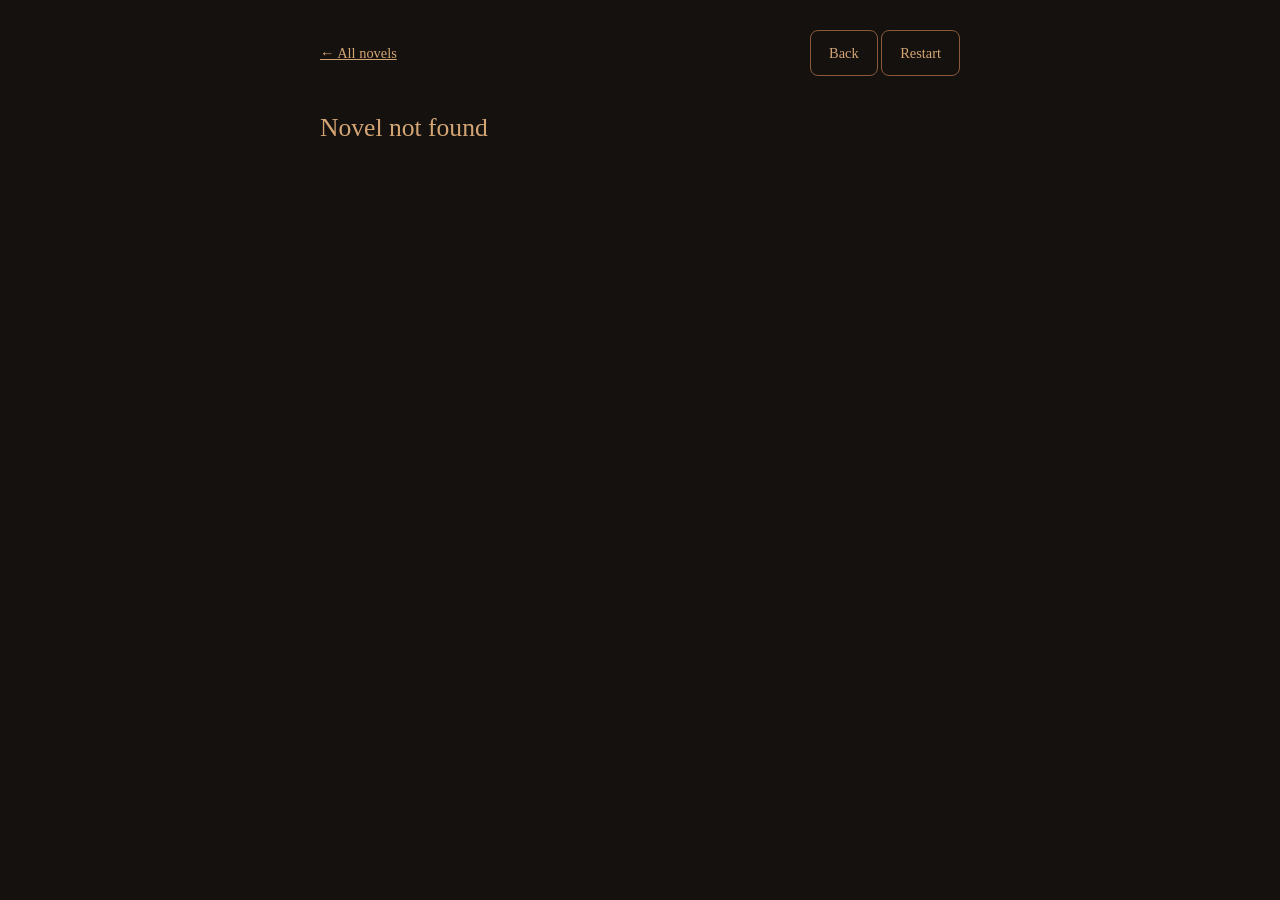
<file: reader.html>
<!DOCTYPE html>
<html lang="en">
<head>
<meta charset="UTF-8">
<meta name="viewport" content="width=device-width, initial-scale=1.0">
<title>Reader | American Specter Series</title>
<link rel="stylesheet" href="css/style.css">
</head>
<body>
<div class="reader">
  <div class="topbar">
    <a href="index.html">&larr; All novels</a>
    <span>
      <button class="btn ghost" id="back">Back</button>
      <button class="btn ghost" id="restart">Restart</button>
    </span>
  </div>
  <h1 id="title"></h1>
  <div id="story"></div>
  <div id="choices"></div>
  <div id="end" class="end" hidden>The End</div>
</div>
<script src="js/reader.js"></script>
</body>
</html>
</file>
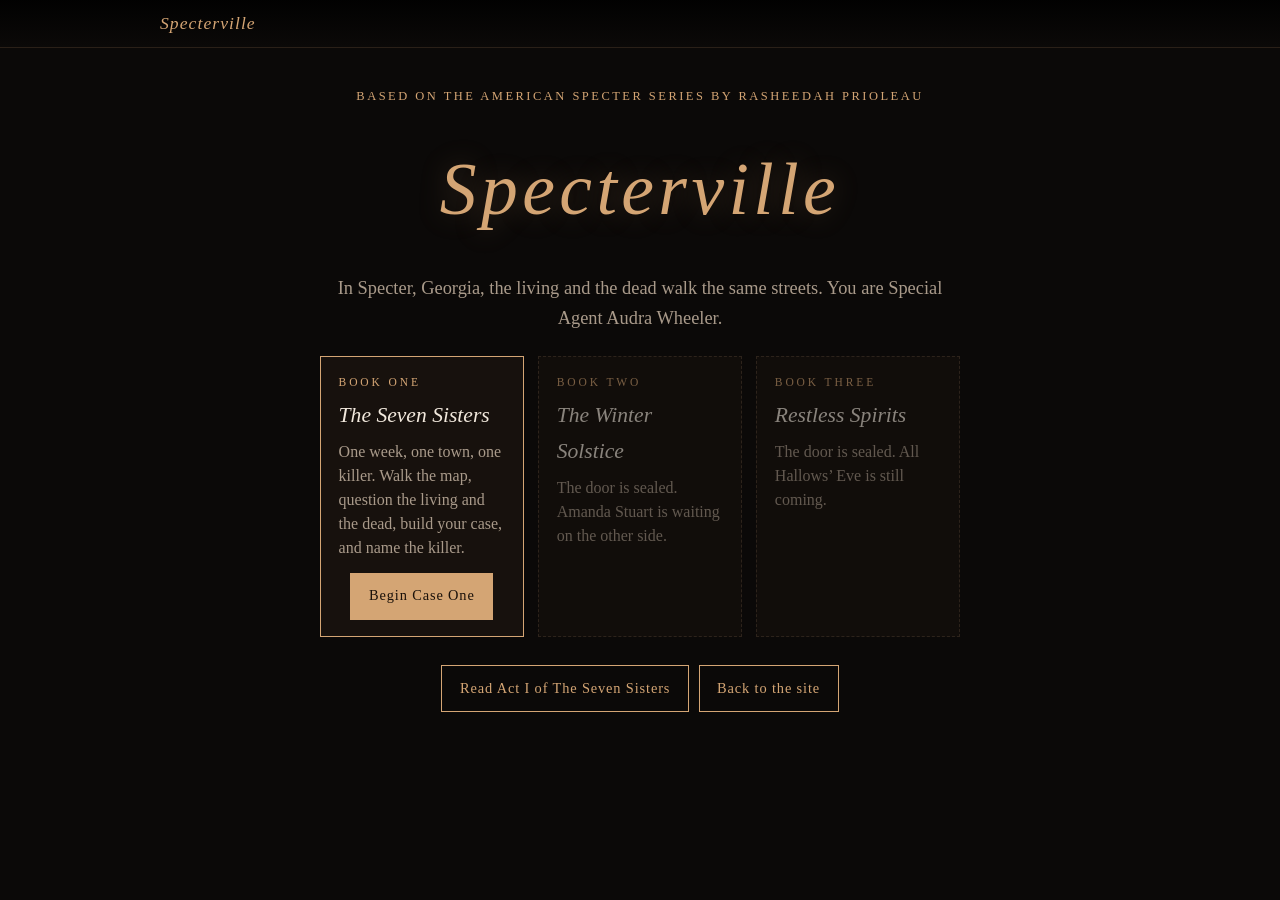
<file: specterville.html>
<!DOCTYPE html>
<html lang="en">
<head>
<meta charset="utf-8">
<meta name="viewport" content="width=device-width, initial-scale=1, viewport-fit=cover">
<meta name="description" content="Specterville: an explorable, investigative game set in the American Specter universe by Rasheedah Prioleau. You play FBI Special Agent Audra Wheeler.">
<title>Specterville | An American Specter Game</title>
<link rel="icon" href="data:,">
<link rel="stylesheet" href="css/specterville.css">
</head>
<body>
<header class="bar"><div class="bar-in">
  <div class="mark">Specterville</div>
  <div class="clock" id="clock"></div>
  <div class="tools">
    <button class="tool on" id="btn-shield" type="button" hidden>Shield: On</button>
    <button class="tool" id="btn-board" type="button" hidden>Case Board</button>
    <button class="tool" id="btn-menu" type="button" hidden>Menu</button>
  </div>
</div></header>
<main class="page"><div id="view"></div></main>
<section class="panel" id="panel" hidden aria-label="Case board"><div class="panel-in" id="panel-in"></div></section>
<div class="toast" id="toast" role="status"></div>
<script src="js/story/audio.js"></script>
<script src="js/specterville/data.js"></script>
<script src="js/specterville/days/day1.js"></script>
<script src="js/specterville/days/day2.js"></script>
<script src="js/specterville/days/day3.js"></script>
<script src="js/specterville/days/day4.js"></script>
<script src="js/specterville/days/day5.js"></script>
<script src="js/specterville/days/day6.js"></script>
<script src="js/specterville/days/day7.js"></script>
<script src="js/specterville/days/ending.js"></script>
<script src="js/specterville/game.js"></script>
</body>
</html>
</file>
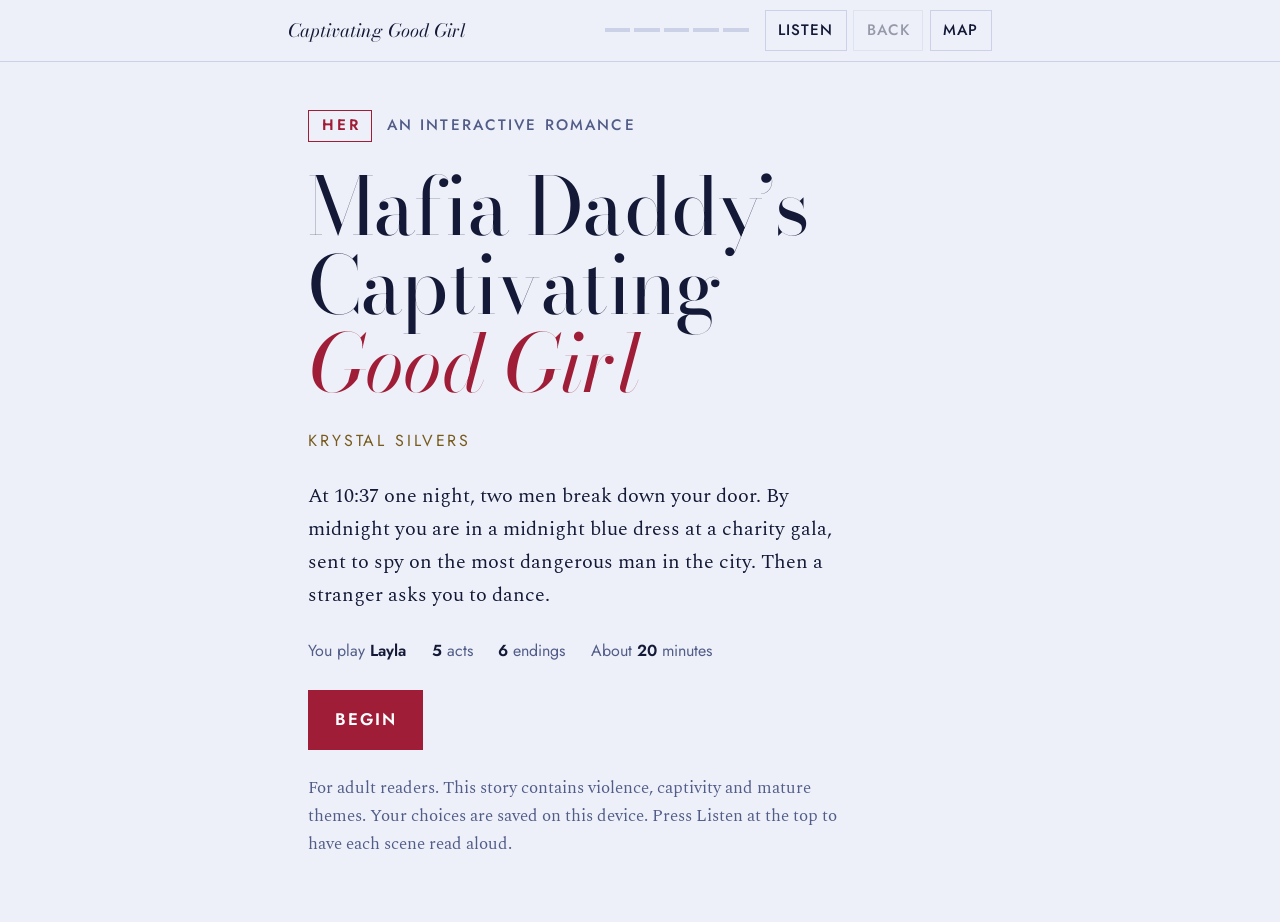
<file: krystal-silvers/good-girl.html>
<!DOCTYPE html>
<html lang="en">
<head>
<meta charset="utf-8">
<meta name="viewport" content="width=device-width, initial-scale=1, viewport-fit=cover">
<meta name="theme-color" content="#0e1430">
<meta name="description" content="An interactive romance based on the novel by Krystal Silvers. You play Layla. Five acts, six endings.">
<title>Mafia Daddy’s Captivating Good Girl — An Interactive Romance</title>
<link rel="preconnect" href="https://fonts.googleapis.com">
<link rel="preconnect" href="https://fonts.gstatic.com" crossorigin>
<link rel="stylesheet" href="https://fonts.googleapis.com/css2?family=Bodoni+Moda:ital,opsz,wght@0,6..96,400;0,6..96,600;1,6..96,400;1,6..96,500&family=Spectral:ital,wght@0,400;0,600;1,400&family=Jost:wght@400;500;600&display=swap">
<style>
/* Layout: one narrow reading column, like a page of the novel, under a slim sticky bar. The only ornament is the HER / HIM point-of-view tag. */
:root {
  --bg: #0e1430;        /* midnight blue, the dress from chapter one */
  --surface: #172048;
  --fg: #f2ede3;
  --muted: #a8b0cf;
  --accent: #e2556f;    /* the red gala gown */
  --accent-ink: #ffffff;
  --accent-fill: #b3243f;
  --gold: #dcc38e;      /* champagne */
  --line: #2c386b;
  --display: "Bodoni Moda", "Didot", "Bodoni MT", "Times New Roman", serif;
  --body: "Spectral", Georgia, "Times New Roman", serif;
  --label: "Jost", "Avenir Next", "Segoe UI", sans-serif;
  color-scheme: dark;
}
@media (prefers-color-scheme: light) {
  :root:not([data-theme="dark"]) {
    --bg: #edf0f8; --surface: #ffffff; --fg: #131936; --muted: #515c88;
    --accent: #a01d38; --accent-ink: #ffffff; --accent-fill: #a01d38; --gold: #775a1c; --line: #cbd1e6;
    color-scheme: light;
  }
}
:root[data-theme="light"] {
  --bg: #edf0f8; --surface: #ffffff; --fg: #131936; --muted: #515c88;
  --accent: #a01d38; --accent-ink: #ffffff; --accent-fill: #a01d38; --gold: #775a1c; --line: #cbd1e6;
  color-scheme: light;
}

* { box-sizing: border-box; }
body {
  margin: 0; background: var(--bg); color: var(--fg);
  font-family: var(--body); font-size: 1.25rem; line-height: 1.65;
  -webkit-font-smoothing: antialiased;
}
button { font: inherit; color: inherit; cursor: pointer; }
:focus-visible { outline: 3px solid var(--gold); outline-offset: 3px; }

/* ── top bar ── */
.bar {
  position: sticky; top: env(safe-area-inset-top, 0px); z-index: 5;
  background: var(--bg); border-bottom: 1px solid var(--line);
  padding: 0.6rem 1rem;
}
.bar-in { max-width: 44rem; margin: 0 auto; display: flex; align-items: center; gap: 0.75rem 1rem; flex-wrap: wrap; }
.mark { font-family: var(--display); font-style: italic; font-size: 1.15rem; line-height: 1.2; margin-right: auto; min-width: 0; }
.acts { display: flex; gap: 4px; align-items: center; }
.acts i { display: block; width: 1.6rem; height: 4px; background: var(--line); }
.acts i.on { background: var(--accent); }
.tools { display: flex; gap: 0.4rem; }
.tool {
  font-family: var(--label); font-size: 0.95rem; font-weight: 500; letter-spacing: 0.06em; text-transform: uppercase;
  background: none; border: 1px solid var(--line); padding: 0.45rem 0.8rem; min-height: 2.6rem;
}
.tool:hover { border-color: var(--fg); }
.tool[disabled] { opacity: 0.4; cursor: default; }
.tool.on { background: var(--accent-fill); border-color: var(--accent-fill); color: var(--accent-ink); }

/* ── page ── */
.page { max-width: 44rem; margin: 0 auto; padding-inline: 1.25rem; padding-block: 2rem 4rem; }
.view { display: flex; flex-direction: column; gap: 1.4rem; }
.fade { animation: rise 0.45s ease both; }
@keyframes rise { from { opacity: 0.2; transform: translateY(6px); } to { opacity: 1; transform: none; } }
@media (prefers-reduced-motion: reduce) { .fade { animation: none; } }

.eyebrow {
  font-family: var(--label); font-size: 0.95rem; font-weight: 500; letter-spacing: 0.14em; text-transform: uppercase;
  color: var(--muted); display: flex; flex-wrap: wrap; gap: 0.4rem 0.9rem; align-items: center;
}
.pov {
  font-weight: 600; letter-spacing: 0.22em; padding: 0.15rem 0.6rem 0.15rem 0.8rem;
  border: 1px solid var(--accent); color: var(--accent);
}
.pov.him { border-color: var(--gold); color: var(--gold); }
h1, h2 { font-family: var(--display); font-weight: 400; margin: 0; text-wrap: balance; }
.scene-title { font-size: clamp(1.9rem, 6vw, 2.7rem); line-height: 1.12; font-style: italic; }
.prose { display: flex; flex-direction: column; gap: 1.05em; max-width: 36rem; }
.prose p { margin: 0; }
.him-scene .prose { border-left: 2px solid var(--gold); padding-left: 1.1rem; }

.choices { display: flex; flex-direction: column; gap: 0.7rem; margin-top: 0.6rem; max-width: 36rem; }
.prompt { font-family: var(--label); font-size: 0.95rem; letter-spacing: 0.14em; text-transform: uppercase; color: var(--gold); }
.choice {
  text-align: left; width: 100%; background: var(--surface); border: 1px solid var(--line);
  padding: 0.95rem 1.1rem; font-size: 1.2rem; line-height: 1.4;
  transition: border-color 0.15s, background 0.15s;
}
.choice:hover { border-color: var(--accent); }
.choice:active { background: var(--accent-fill); color: var(--accent-ink); }
.choice.next { background: none; border-color: var(--line); font-family: var(--label); font-size: 1rem; letter-spacing: 0.1em; text-transform: uppercase; }

/* ── cover ── */
.cover { gap: 1.6rem; padding-top: 1rem; }
.cover h1 { font-size: clamp(2.6rem, 11vw, 5rem); line-height: 0.98; letter-spacing: -0.01em; }
.cover h1 em { font-style: italic; color: var(--accent); }
.byline { font-family: var(--label); letter-spacing: 0.18em; text-transform: uppercase; font-size: 1rem; color: var(--gold); }
.lede { max-width: 34rem; margin: 0; }
.facts { display: flex; flex-wrap: wrap; gap: 0.5rem 1.6rem; font-family: var(--label); font-size: 1rem; color: var(--muted); margin: 0; padding: 0; list-style: none; }
.facts b { color: var(--fg); font-weight: 600; }
.cta-row { display: flex; flex-wrap: wrap; gap: 0.7rem; }
.cta {
  font-family: var(--label); font-size: 1.05rem; font-weight: 600; letter-spacing: 0.12em; text-transform: uppercase;
  padding: 0.95rem 1.6rem; border: 1px solid var(--accent-fill); background: var(--accent-fill); color: var(--accent-ink); text-decoration: none; display: inline-block;
}
.cta.ghost { background: none; color: var(--fg); border-color: var(--line); }
.cta:hover { filter: brightness(1.12); }
.note { font-size: 1.05rem; color: var(--muted); max-width: 34rem; margin: 0; }

/* ── ending ── */
.end-kind { color: var(--gold); }
.end-title { font-size: clamp(2.3rem, 9vw, 4rem); line-height: 1; font-style: italic; }
.tally { font-family: var(--label); font-size: 1.05rem; color: var(--muted); margin: 0; }
.tally b { color: var(--fg); }
hr.rule { border: 0; border-top: 1px solid var(--line); width: 100%; margin: 0.4rem 0; }

/* ── map panel ── */
.panel { position: fixed; inset: 0; z-index: 10; background: var(--bg); overflow-y: auto; padding-block: env(safe-area-inset-top, 0px) env(safe-area-inset-bottom, 0px); }
.panel-in { max-width: 44rem; margin: 0 auto; padding-inline: 1.25rem; padding-block: 1.2rem 3rem; display: flex; flex-direction: column; gap: 1.6rem; }
.panel-head { display: flex; align-items: center; justify-content: space-between; gap: 1rem; }
.panel h2 { font-size: 2rem; font-style: italic; }
.sub { font-family: var(--label); font-size: 0.95rem; letter-spacing: 0.14em; text-transform: uppercase; color: var(--gold); margin: 0 0 0.6rem; font-weight: 500; }
.meters { display: grid; grid-template-columns: repeat(auto-fit, minmax(11rem, 1fr)); gap: 1rem 1.5rem; }
.meter-name { font-family: var(--label); font-size: 1rem; display: flex; justify-content: space-between; gap: 0.5rem; }
.meter-name span:last-child { color: var(--muted); }
.track { height: 6px; background: var(--line); margin-top: 0.35rem; }
.track i { display: block; height: 100%; background: var(--accent); }
.act-block { border-top: 1px solid var(--line); padding-top: 0.9rem; margin-top: 1.1rem; }
.act-name { font-family: var(--display); font-size: 1.35rem; margin: 0; }
.act-ch { font-family: var(--label); font-size: 0.95rem; color: var(--muted); }
.dec { list-style: none; margin: 0.6rem 0 0; padding: 0; display: flex; flex-direction: column; gap: 0.6rem; }
.dec li { font-size: 1.1rem; line-height: 1.4; min-width: 0; }
.dec .q { font-family: var(--label); font-size: 0.95rem; color: var(--muted); display: block; }
.dec .ahead { color: var(--muted); font-style: italic; }
.ends { list-style: none; margin: 0; padding: 0; display: grid; grid-template-columns: repeat(auto-fit, minmax(13rem, 1fr)); gap: 0.6rem; }
.ends li { border: 1px solid var(--line); padding: 0.7rem 0.9rem; min-width: 0; }
.ends li.got { border-color: var(--gold); }
.ends .k { font-family: var(--label); font-size: 0.9rem; letter-spacing: 0.1em; text-transform: uppercase; color: var(--muted); display: block; }
.ends .n { font-family: var(--display); font-style: italic; font-size: 1.3rem; }
.ends li:not(.got) .n { color: var(--muted); font-style: normal; font-family: var(--label); font-size: 1.05rem; }
.voices { display: flex; flex-direction: column; gap: 0.7rem; }
.vrow { display: grid; grid-template-columns: minmax(7rem, 9rem) minmax(0, 1fr) auto; gap: 0.6rem; align-items: center; font-family: var(--label); font-size: 1rem; }
.vrow select { font: inherit; min-width: 0; width: 100%; min-height: 2.6rem; padding: 0.3rem 0.5rem; background: var(--surface); color: var(--fg); border: 1px solid var(--line); }
.vnote { font-family: var(--label); font-size: 0.95rem; color: var(--muted); margin: 0.7rem 0 0; }
@media (max-width: 30rem) { .vrow { grid-template-columns: minmax(0, 1fr) auto; } .vrow span { grid-column: 1 / -1; } }
.confirm { display: flex; flex-wrap: wrap; align-items: center; gap: 0.6rem; font-family: var(--label); font-size: 1rem; }

/* ── polish: compact one-row bar on phones, easier tap targets, comfortable reading ── */
@media (max-width: 34rem) {
  body { font-size: 1.15rem; }
  .bar { padding: 0.45rem 0.75rem; }
  .bar-in { gap: 0.4rem 0.6rem; flex-wrap: nowrap; }
  .mark { font-size: 1rem; white-space: nowrap; overflow: hidden; text-overflow: ellipsis; }
  .acts { display: none; }
  .tools { gap: 0.3rem; flex: none; }
  .tool { font-size: 0.8rem; letter-spacing: 0.04em; padding: 0.4rem 0.55rem; min-height: 2.5rem; }
  .page { padding-block: 1.4rem 3rem; }
  .cta { width: 100%; text-align: center; }
}
.choice { min-height: 3rem; }
.choice:focus-visible { border-color: var(--accent); }
html { scroll-padding-top: 4rem; }
@media print { .bar, .choices, .cta-row { display: none; } }
</style>
</head>
<body>


<header class="bar">
  <div class="bar-in">
    <a class="mark" href="index.html" style="color:inherit;text-decoration:none">Captivating Good Girl</a>
    <div class="acts" id="acts" aria-hidden="true"></div>
    <div class="tools">
      <button class="tool" id="btn-listen" type="button" aria-pressed="false" hidden>Listen</button>
      <button class="tool" id="btn-back" type="button">Back</button>
      <button class="tool" id="btn-map" type="button">Map</button>
    </div>
  </div>
</header>

<main class="page"><div id="view" class="view"></div></main>

<section class="panel" id="panel" hidden aria-label="Story map">
  <div class="panel-in" id="panel-in"></div>
</section>

<script>
/* ════════════════════════════════════════════════════════════════
   SETTINGS — edit these two lines for your own website.
   BOOK_URL: paste your sales link between the quotes to show a
   "Read the full novel" button on the cover and on every ending.
   ════════════════════════════════════════════════════════════════ */
const CONFIG = {
  BOOK_URL: "",
  SAVE_KEY: "captivating-good-girl-v1"
};

/* Mafia Daddy's Captivating Good Girl — interactive adaptation
   Story data. Each scene: act, ch (source chapters in the novel), pov, title, text, choices.
   State s: trust, secrets, anton, nerve, sophia + flags. */
const ACTS = [
  { n: 1, name: "One Wrong Move", ch: "Chapters 1–6" },
  { n: 2, name: "Walking a Thin Line", ch: "Chapters 7–23" },
  { n: 3, name: "She’s Gone", ch: "Chapters 23–41" },
  { n: 4, name: "Going Once, Twice… Sold", ch: "Chapters 42–58" },
  { n: 5, name: "Mr. & Mrs. DeLuca", ch: "Chapters 59–80" }
];

const ENDINGS = {
  goodgirl: { name: "Good Girl", kind: "The true ending" },
  deluca: { name: "Mr. & Mrs. DeLuca", kind: "The novel’s ending" },
  queen: { name: "Two Families, One Table", kind: "The crown ending" },
  harbor: { name: "Safe Harbor", kind: "Anton’s ending" },
  ohio: { name: "The Girl Who Ran", kind: "An early exit" },
  arrangement: { name: "The Arrangement", kind: "The cold ending" }
};

const STORY = {
  /* ───────────── ACT 1 ───────────── */
  knock: {
    act: 1, ch: "1", pov: "HER", title: "A World Turned Upside Down",
    text: `*Bang. Bang. Bang.*

10:37 PM. You are out of bed before you are awake, and the lock splinters before you reach the door. Two men. Rough hands. A car with cold leather seats, and then a penthouse that smells like money.

Behind the desk sits Marco Vasquez, your mother’s boyfriend. You never liked him. You never trusted him.

They drag your mother in. Her lip is split. “Layla, I’m so sorry. I didn’t mean for this to happen.”

“Your mother thought she could steal from me,” Marco says, pleasant as a waiter. “So you are going to help me recoup. You know Dante DeLuca’s daughter. You will get close to her. You will bring me what you learn about him.”

“And if I don’t?”

His smile widens. “Then your mother will pay the price.”`,
    choices: [
      { label: "“I’ll do it. Just don’t hurt her.”", to: "gala" },
      { label: "“No. Find someone else.”", to: "refuse", fx: s => { s.nerve += 1; } }
    ]
  },
  refuse: {
    act: 1, ch: "1", pov: "HER", title: "The Price of No",
    text: `Marco doesn’t raise his voice. He nods, once, to the man holding your mother.

The sound she makes is small. That is the worst part.

“Stop. *Stop.* I’ll do it.”

“Of course you will.” Marco straightens his cuff. “But I like that you tried. It tells me you will be convincing.” He gestures at the tall blond man by the door, the one with eyes like a frozen lake. “Anton will be your handler. Anton will make sure you stay on task.”

You learn something tonight that you will need later. Saying no costs. You will have to choose carefully where to spend it.`,
    choices: [{ label: "Let the stylists do their work", to: "gala" }]
  },
  gala: {
    act: 1, ch: "1", pov: "HER", title: "Midnight Blue",
    decision: "At the charity gala",
    text: `By midnight you do not recognize yourself. Your dark hair is swept up. The dress is midnight blue and fits like a second skin. Anton’s hand is heavy on your back as he walks you into a ballroom full of the city’s elite.

Sophia DeLuca stands across the room, furious. In college she had paparazzi and a gaggle of rich friends. You had your late father’s tuition money and nothing else. You doubt she knows your name.

You drift close enough to hear the problem. Her guest speaker is too drunk to stand.

Across the room you spot Dr. James Thompson. You heard him speak last year, when you volunteered for the Children’s Hope Foundation.

Dante DeLuca is nowhere. Anton is watching from a corner.`,
    choices: [
      { label: "Fix Sophia’s night. Bring her Dr. Thompson.", to: "hallway", fx: s => { s.sophia += 1; s.f.helped = true; } },
      { label: "Stay by the wall and watch the doors for DeLuca.", to: "hallway", fx: s => { s.nerve += 1; } }
    ]
  },
  hallway: {
    act: 1, ch: "1–2", pov: "HER", title: "One Wrong Move",
    decision: "The stranger’s offer",
    text: s => `${s.f.helped
      ? "Dr. Thompson takes the stage and Sophia grips your hand. “Layla, you really saved the night.” She takes your number. Then she mentions, bitterly, that her father couldn’t be bothered to show up."
      : "An hour of watching the doors gets you nothing. Dante DeLuca never walks through them. Sophia finds her own replacement speaker and never looks your way."}

So you have nothing for Marco. You slip into the hallway to think, and you don’t realize you are crying until a tear lands on your wrist.

That is when he appears. Tall. Dark hair graying at the temples. Warm brown eyes that look straight through you.

“May I have this dance?”

You should say no. You put your hand in his instead, and the two of you move like you have been dancing for years. When the song ends he doesn’t let go.

“Let me take you home tonight,” he murmurs.

Outside, Anton is nowhere in sight. A limo is waiting. The stranger still hasn’t told you his name.`,
    choices: [
      { label: "Get in the limo.", to: "limo" },
      { label: "“I’m sorry. I can’t.” Go find Anton.", to: "antoncar", fx: s => { s.anton += 1; s.f.refusedRide = true; } }
    ]
  },
  limo: {
    act: 1, ch: "2–3", pov: "HER", title: "A Dangerous Heat",
    text: `“I don’t even know your name,” you say.

“I promise to tell you before sunrise.” He leans in. “If you have to call me something, you can call me Mister. Or Daddy, if you prefer.”

Then his jaw tightens. “We’re being followed.”

A black SUV. The limo swerves and you are thrown against his chest. He holds you there, calm, giving orders to the driver while metal screams against metal.

The safe house is an unmarked door and a keypad. Inside, your stomach growls and he laughs and makes pasta. He lifts a spoon of sauce to your lips. Before you can lick the last of it away, he kisses it off you.

You are breathless. “Thank you, Mister…”

His hand cups your cheek. “Call me Daddy.”`,
    choices: [
      { label: "“Thank you… Daddy.”", to: "morning", fx: s => { s.trust += 1; s.f.daddy = true; } },
      { label: "“Your name first. Then we’ll see.”", to: "morning", fx: s => { s.nerve += 1; } }
    ]
  },
  antoncar: {
    act: 1, ch: "2", pov: "HER", title: "The Plan",
    text: `You find Anton at the valet stand, already angry.

“You danced with him,” he says in the car.

“With who? I don’t know who that was.”

He looks at you for a long moment, and something in the frozen-lake eyes shifts. “Then you did right, walking away. He is worse than you think.” A pause. “So is everyone.”

It is the closest thing to kindness anyone has offered you tonight. He walks you to your door and checks the broken lock himself.

You sleep for three hours and dream about a stranger’s hand on the small of your back.`,
    choices: [{ label: "Morning", to: "marco" }]
  },
  morning: {
    act: 1, ch: "3–4", pov: "HER", title: "A Morning of Revelation",
    text: s => `${s.f.daddy
      ? "“Good girl,” he says, and his thumb traces your lower lip."
      : "He laughs, low. “Before sunrise. I promised.” He kisses you again, and the argument dissolves."}

The pasta goes cold. You have never been wanted like this. You fall asleep with his arm around you, in a bed you have never seen before.

Sunrise comes and goes and he still hasn’t told you.

At breakfast he calls himself a problem solver. He says he has a daughter and she is his world. Then his phone rings.

“Don’t worry, Sophia. I’ll handle it.”

The pieces fall into place and your coffee goes sour in your mouth.

“You’re Sophia DeLuca’s father. You’re *Dante DeLuca*.”

“Yes.” His eyes do not leave your face. “I see my reputation precedes me.”

You just spent the night with the man you were sent to spy on.`,
    choices: [{ label: "“I should go. Thank you for breakfast.”", to: "marco" }]
  },
  marco: {
    act: 1, ch: "4–5", pov: "HER", title: "A Tangled Web",
    text: s => `Marco is standing in your living room when you get home.

${s.f.refusedRide
      ? "“A whole gala and you bring me nothing.”"
      : "“Where the hell have you been?” You tell him you stayed with a friend. You tell him your phone died."}

His hand comes across your cheek so fast you don’t see it. “Next time, your mother feels that.”

You cry in the shower until the water runs cold. Then you make a decision. You will play the part, but you will not play his game. Your father had friends he trusted. You will find them and get your mother out.

When you open the door, Anton is standing there with flowers.

“These were delivered for you,” he says, flat. “They’re from Dante.”

${s.f.refusedRide
      ? "The card reads: *You said you couldn’t. I’d like to hear why. Dinner. — D. DeLuca.* So that is who he was."
      : "You bury your face in the petals to hide your smile."}

That night Dante sits across a candlelit table. “I might have let you go,” he says. “But now I want to make you mine.”`,
    choices: [{ label: "Hear his terms", to: "terms" }]
  },
  terms: {
    act: 1, ch: "5–6", pov: "HER", title: "Champagne Wishes and Foolish Dreams",
    decision: "Dante’s terms",
    text: `“I need you to understand what it means to be my woman,” Dante says. “You belong to me. You are loyal to me, honest with me, obedient to me.”

“And what do I get in return?”

“My protection. My provision. My unwavering devotion. I will cherish you and make you feel like the queen you are.”

His thumb brushes your lips.

“First and foremost, I expect complete honesty. No secrets, no lies. If there is something you can’t tell me, then say so. But don’t ever deceive me.”

Your mother’s split lip. Marco’s smile. Anton outside in a parked car. All of it sits on your tongue.

“Do you accept all of my terms, Layla?”`,
    choices: [
      { label: "“Yes. I accept.” Say nothing about Marco.", to: "warning", fx: s => { s.trust += 1; s.secrets += 2; } },
      { label: "“There is something I can’t tell you. Not yet.”", to: "warning", fx: s => { s.trust += 1; s.secrets += 1; s.nerve += 1; s.f.loophole = true; } },
      { label: "Tell him everything. Marco. Your mother. The mission.", to: "confession", fx: s => { s.trust += 2; s.f.truth = true; } }
    ]
  },
  confession: {
    act: 1, ch: "6", pov: "HER", title: "The Truth, Early",
    text: `You tell him all of it. The door splintering. Your mother’s face. Sophia. Anton.

Dante goes very still. Then he stands, says one word to the man at the door, and leaves.

You sit for six hours with Nicolo, his second, who watches you like a ledger that doesn’t balance.

When Dante comes back he has taken off his jacket. He crouches in front of your chair.

“You told me the truth when a lie would have been easier. Almost no one does that.” He tilts your chin up. “So here is how it will go. You keep reporting to Marco. You tell him what I give you and nothing else.”

“And my mother?”

“When I can reach her without getting her killed.” His voice drops. “I keep what’s mine, Layla. That now includes your problems.”

Nicolo does not look convinced. But Dante says, “Good girl,” and for the first time in two days you breathe.`,
    choices: [{ label: "Move into the penthouse", to: "warning" }]
  },

  /* ───────────── ACT 2 ───────────── */
  warning: {
    act: 2, ch: "7–8", pov: "HER", title: "Shadows and Secrets",
    decision: "Your father’s envelope",
    text: s => `You become the mistress of one of the most powerful men in the city. The penthouse is beautiful and cold, like a very expensive hotel.

Sophia finds you there. The warmth from the gala is gone. “I know what a climber looks like. Hurt my father and I will bury you.”

${s.f.loophole ? "Dante has not asked again about the thing you can’t tell him. He is waiting, and you can feel it.\n\n" : ""}You need allies of your own. You remember Maria, your father’s secretary for twenty years. She works at a bank now.

Maria’s eyes fill when she sees you. From a safe deposit box she takes a thick envelope. “Your father made me promise never to open it. It’s for you, and you alone.”

You walk out holding it against your chest, and a black car is at the curb. Dante is in the back seat.

“What’s inside the envelope?”`,
    choices: [
      { label: "“I don’t know.” Keep it closed. Say you’re late for work.", to: "elevator", fx: s => { s.secrets += 1; } },
      { label: "Open it with him, right here in the car.", to: "tape", fx: s => { s.trust += 1; s.f.opened = true; } }
    ]
  },
  elevator: {
    act: 2, ch: "9–10", pov: "HER", title: "Best Actress Goes To… Me",
    text: `At your office the elevator shudders and stops between floors. Anton lowers his hand from the emergency switch.

“Sixty seconds before maintenance responds. Why were you at the bank?”

“To get money.”

“You went in empty handed and came out clutching this like a newborn.” He takes the envelope from you. For one second his fingers trace your jaw. “Don’t move into his penthouse, Layla. In there I can’t protect you.”

Then he is gone through the ceiling hatch, and you are alone with one thing he missed: a small cassette, which you slid out of the envelope and hid in your underwear.

You wake up in Dante’s bed. He tells you the doctor said shock. He tells you the robber got away.

Later he finds the tape himself. There are ropes involved, and you don’t entirely mind.

“You were trying to hide it from me, though,” he says. “Bad girl.”`,
    choices: [{ label: "Continue", to: "him1" }]
  },
  tape: {
    act: 2, ch: "8–11", pov: "HER", title: "A Voice From the Grave",
    text: `Files. Photographs. A small cassette.

Dante’s driver finds a player. Your father’s voice fills the car and your eyes sting.

He says he loves you. He says to be careful. He says Dante DeLuca’s name, and Dante’s eyebrows lift.

“I hardly knew him,” Dante says quietly.

“He says there are more recordings.”

Dante closes your fingers around the tape. “Then we find them together.” He keeps the tape and gives you back the files. You both know why. He trusts you a little more than he did this morning, and he is still Dante DeLuca.

At your office that afternoon, the elevator stops between floors. Anton takes the files out of your hands. “Tell DeLuca you were robbed,” he says. “It will even be true.”`,
    choices: [{ label: "Continue", to: "him1" }]
  },
  him1: {
    act: 2, ch: "12", pov: "HIM", title: "The Treachery of a Submissive Touch",
    text: s => `I watched her sleep and went back over the day.

${s.f.truth
      ? "She walked into my life as Marco Vasquez’s spy and told me so to my face. Nicolo thinks that makes her twice as dangerous. Maybe it does. But I have been lied to by experts my whole life, and I know what it looks like when someone decides to stop."
      : s.f.opened
        ? "She opened her dead father’s envelope in my car because I asked her to. Then somebody robbed her in an elevator an hour later. Somebody is watching her who isn’t me."
        : "She hurried to the bank, then to work, got robbed, and tried to hide a tape from me. It didn’t add up. Her mother is close to Marco Vasquez. I couldn’t finish the thought."}

The idea of Layla using me was too painful to look at for long. I had to be ready for it anyway.

Until it could be proven, I would do whatever it took to keep her safe. I put one of my people in her office the next morning, a bright young intern named Penny.`,
    choices: [{ label: "Back to Layla", to: "stairwell" }]
  },
  stairwell: {
    act: 2, ch: "13–14", pov: "HER", title: "Walking a Thin Line",
    decision: "What you give Marco",
    text: s => `Your new intern, Penny, smiles too much and watches too closely.

Anton catches you in the stairwell and stands close enough that you feel his breath. “That intern of yours is one of Dante’s spies. He’s not the man you think he is.”

“And are you any better?”

“No. But you never have to worry about me finding out the truth. I already know everything.” His voice drops. “We both have jobs to do. Do you have anything for Marco?”

You do. This morning, in Dante’s home office, you saw his calendar. A meeting, after hours, very late.${s.f.truth ? " And in your purse is a folded note in Dante’s handwriting: the story he wants Marco to hear." : ""}

Marco has your mother. Dante has your heart. Anton is waiting.`,
    choices: [
      { label: "Give him the late-night meeting.", to: "ambush", fx: s => { s.secrets += 2; s.f.gaveMeeting = true; } },
      { label: "Give him something stale. An old shipment, already moved.", to: "stale", fx: s => { s.nerve += 1; s.anton += 1; } },
      { label: "Give him exactly what Dante wrote.", to: "trap", show: s => !!s.f.truth, fx: s => { s.trust += 1; } }
    ]
  },
  ambush: {
    act: 2, ch: "14–17", pov: "HER", title: "What Have I Done?",
    text: `“I’ll pass it along to Marco,” Anton says.

On the night of the gala you wear deep red. Dante looks at you like he might cancel the whole evening.

Masked men take him in the corridor. One backhands you to the floor. You run after them anyway, heels in your hand, down to the parking deck where a van is waiting.

Then a second van. Nicolo. Gunfire. You press yourself behind a pillar until it stops.

One of the attackers is still alive. Dante’s men hold him over the edge of the deck. He swears he doesn’t know who hired them.

“Let him go,” Nicolo says. They do.

Dante’s knuckles are split. “I’m sorry you had to see that.” He holds you while you shake.

You shake because you know who sent them. You did. He nearly died tonight because of one sentence you said in a stairwell.`,
    choices: [{ label: "Go home with him", to: "bathroom" }]
  },
  stale: {
    act: 2, ch: "14", pov: "HER", title: "A Lie So Good",
    text: `You give Anton a warehouse that was emptied a week ago.

Two days later a photo arrives on your phone. Your mother’s face, a fresh bruise, a newspaper held under her chin.

Anton finds you in the stairwell again. He doesn’t touch you this time. “He knows it was worthless. I told him DeLuca moved the goods early.” He looks tired. “Next time I can’t cover for you.”

“Why did you cover for me this time?”

He doesn’t answer.

Nobody ambushes Dante at the gala that week. You wear deep red and he tells you he is the luckiest man in the world. You have bought that night with your mother’s face.`,
    choices: [{ label: "Continue", to: "bathroom" }]
  },
  trap: {
    act: 2, ch: "14–17", pov: "HER", title: "The Line He Wrote",
    text: `You recite it to Anton word for word. A meeting, after hours, very late.

Anton studies you. “That was easy.”

“I live in his house. It’s supposed to be easy.”

On the night, Marco’s hired men walk into an empty parking deck and find Nicolo waiting with a dozen guns. It is over in less than a minute. Dante never leaves the gala. He stands beside you in the ballroom with his hand on your back while his phone buzzes once in his pocket.

“It’s done,” he says against your ear. “Good girl.”

You smile for the cameras. Men are dead, and you chose the sentence that put them there. You are in this now.`,
    choices: [{ label: "Continue", to: "bathroom" }]
  },
  bathroom: {
    act: 2, ch: "17–21", pov: "HER", title: "Cornered and Alone",
    decision: "Tied up beside Sophia",
    text: `Nicolo says it at dinner, in front of everyone. “Trust shouldn’t just be given. It has to be earned.”

“I trust her,” Dante says. But you see the flicker.

At the next gala, Sophia’s friends follow you into the ladies’ room. It gets ugly fast. Then the door opens and Penny walks in, and behind her come women dressed in black. The last thing you smell is something sickly sweet.

You wake on a cold floor, bound and gagged. Sophia is tied beside you, eyes wide.

Penny holds up a phone. “Smile for the camera, girls. Daddy’s watching.” To the screen she says, “Don’t you recognize your own daughter?”

She wants ten million each. Then you hear a second name, Special Agent Dobkin, and you understand. Penny is the federal agent’s pawn, and you and Sophia are what she’s bargaining with.

Penny steps out. The knot at your wrists has a little give.`,
    choices: [
      { label: "Work your hands free and untie Sophia first.", to: "rescue", fx: s => { s.sophia += 1; s.f.freed = true; } },
      { label: "Get the gag loose and keep Penny talking when she returns.", to: "rescue", fx: s => { s.nerve += 1; s.f.talked = true; } },
      { label: "Stay still. He will come.", to: "rescue", fx: s => { s.trust += 1; } }
    ]
  },
  rescue: {
    act: 2, ch: "22–23", pov: "HER", title: "The Reckoning",
    decision: "The secret you’re carrying",
    text: s => `${s.f.freed
      ? "Sophia’s hands are shaking when the rope comes off. She looks at you as if she has never seen you before. “Why would you do me first?” You don’t have an answer she would believe."
      : s.f.talked
        ? "Penny talks. Her mother was an informant. Dobkin raised her for this. She says Dante DeLuca’s world always ends with bloody hands. You keep her talking for eleven minutes, and it is long enough."
        : "You count your breaths. You get to four hundred."}

The door comes off its hinges. Dante is in body armor, and he doesn’t say a word. He gathers Sophia with one arm and you with the other.

Penny and Dobkin are gone.

“She is not my daughter,” he says later, through his teeth. “Whatever she told you.”

You ask to go home. He refuses. In the morning you hear him on the phone with your boss, who calls him *Dante*, and you realize he was arranging your life before you ever met him.

You barely make it to the bathroom. Afterward you count back. More than six weeks.

You are pregnant.

When you come out he is waiting. “I heard you getting sick.”`,
    choices: [
      { label: "Tell him about the baby.", to: "cage", fx: s => { s.trust += 2; s.f.toldBaby = true; } },
      { label: "“Just the painkillers. It’ll pass.”", to: "cage", fx: s => { s.secrets += 1; } }
    ]
  },

  /* ───────────── ACT 3 ───────────── */
  cage: {
    act: 3, ch: "23–25", pov: "HER", title: "Mother and Daughter",
    decision: "Anton’s price for the files",
    text: s => `${s.f.toldBaby
      ? "Dante puts both hands on your stomach and for a moment he is not a kingpin at all. Then he triples your security. You can’t walk to the kitchen alone."
      : "“Sometimes love isn’t enough, Dante,” you tell him. “Sometimes it’s the very thing that hurts us the most.” He lets you have your distance. It costs him."}

A thin-lipped butler with sour breath offers to get you out unseen. You don’t trust him and you go anyway.

In a warehouse across town, behind armed guards, your mother sits in a room dressed up like a hotel suite. She is thinner. She holds your face. “Do what he asks a little longer, baby. I’m working on something.”

You need your father’s files. Anton has them.

He is waiting at the bottom of the stairwell at noon, and he pats the flank of his jacket. “Right here. But I want something first.”

“What?”

“A kiss. One, and they’re yours.”`,
    choices: [
      { label: "Kiss him. Get the files.", to: "clinic", fx: s => { s.anton += 1; s.f.kissed = true; } },
      { label: "“Hand them over, or I tell Marco who really has them.”", to: "clinic", fx: s => { s.nerve += 1; } }
    ]
  },
  clinic: {
    act: 3, ch: "25–27", pov: "HER", title: "Uncle Caleb",
    decision: "Tamika’s offer",
    text: s => `${s.f.kissed
      ? "It is not the peck you intended. He gives you the files without a word and you both pretend your hands are steady."
      : "For a second you think he’ll call your bluff. Then he laughs, once, and puts the files in your hands. “There she is,” he says."}

Olivia, an old colleague of your father’s, helps you read them. “Your father knew too much,” she says. “It made him a target.”

One name in his handwriting stops you. *Caleb Ducret.* He is the Creole boss who runs the east side, and he is your friend Tamika’s uncle.

Tamika runs a free clinic. She confirms the pregnancy and then she listens to everything.

“Caleb’s big enough to take on Marco and DeLuca both,” she says. “But he comes with strings, usually bloody ones.” She takes your hands. “Or I get you a new name and a bus to Ohio tonight. Your mama made her own bed, Lay. You’ve got somebody else to think about now.”`,
    choices: [
      { label: "“Call your uncle.”", to: "taken", fx: s => { s.nerve += 1; s.f.caleb = true; } },
      { label: "“I’m going home. Dante needs to hear all of this from me.”", to: "taken", fx: s => { s.trust += 1; } },
      { label: "Take the new name. Go tonight.", to: "end_ohio" }
    ]
  },
  taken: {
    act: 3, ch: "27", pov: "HER", title: "Angel of Death",
    text: s => `It is a few blocks to the nearest taxi. Three men peel off a wall and follow.

You run. You scream for Tamika. You almost reach her door.

Chloroform again. Burlap. An engine.

When they dump you out under floodlights, somewhere in the woods upstate, Sophia DeLuca is looking down at you.

${s.f.toldBaby
      ? "“He tripled your guards for that thing you’re carrying,” she says. “So I waited for the one hour you gave them the slip.”"
      : "“A maid found your pregnancy test,” she says. “I pay well for information.”"}

${s.f.freed
      ? "Her voice wavers. “You untied me first, in that room. I haven’t forgotten.” She looks away. “That’s why I told them to make it quick.”"
      : "“You were never going to give him an heir. Not you.”"}

She gets back in her Maserati. Her men raise their guns.

The first shot is not theirs. The man nearest you drops, and then the others. Then it is quiet under the pines.

Heavy, unhurried footsteps. Anton walks into the light and looks at the bodies without interest.

“Now,” he says. “Are you ready to die?”`,
    choices: [{ label: "Continue", to: "him2" }]
  },
  him2: {
    act: 3, ch: "28–36", pov: "HIM", title: "She’s Gone",
    text: s => `Two detectives drove me upstate. They showed me a clearing full of dead men, and a small shape near the tree line in clothes I would have known anywhere.

The forensics report sat on my desk for an hour before I could open it.

${s.f.toldBaby ? "I had held my hands against her stomach. I had started choosing names." : "Her friend Tamika told me about the baby. I learned I was going to be a father from a stranger, a week after I buried the mother."}

Then I found Sophia’s Maserati on a security camera, 2:35 PM, in a neighborhood my daughter had no business in. Caleb Ducret’s people put names to the men she hired.

I disinherited my only child that night. My hand didn’t shake until she had left the room.

At the memorial, Layla’s mother spoke. “My daughter was a fighter,” she said. Her voice was steady. Her eyes were dry.

Someone had pulled Layla out of those woods. I intended to find out who.`,
    choices: [{ label: "Back to Layla", to: "ship" }]
  },
  ship: {
    act: 3, ch: "29–34", pov: "HER", title: "Life After Death",
    decision: "On the ship",
    text: `You wake to blue water and the smell of salt. You are on a ship.

Anton staged it all. A body, your clothes, a report. Your mother arranged the rest.

“Layla Jennings is dead,” he says on the top deck. “Dead women don’t get hunted.”

“Dante thinks I’m dead. He thinks his *child* is dead.”

“Your mother gave everything she had left to buy you this. It was the last thing she could do for you.” When your knees give, he carries you to your cabin. “I will protect you and your baby for as long as you need.”

That night you wake from a nightmare with his arms around you. “Who are you, really?” you ask.

“One day I’ll tell you everything.”

The captain’s satellite phone sits in an unlocked drawer on the bridge. You could reach it during the watch change.`,
    choices: [
      { label: "Take the phone. Ten seconds on Dante’s voicemail.", to: "island", fx: s => { s.trust += 1; s.f.voicemail = true; } },
      { label: "Leave it. Let the quiet have you for a while.", to: "island", fx: s => { s.anton += 1; } }
    ]
  },
  island: {
    act: 3, ch: "37", pov: "HER", title: "An Afternoon of Pretend",
    decision: "At the chalet door",
    text: s => `${s.f.voicemail ? "“I’m alive. We both are. Don’t trust Sophia.” You hang up before the trace can run, and put the phone back with shaking hands.\n\n" : ""}St. Thomas. A chalet above the water. Weeks pass, and your body changes.

One afternoon you explore the island by yourself: a café, tea and a croissant, the art galleries on Main Street. Anton finds you by the harbor and, for once, he doesn’t steer you home. He buys you a mango. He laughs at something you say, and you realize you have never heard him laugh.

For one afternoon the two of you pretend. A couple on holiday, no one hunting them.

On the walk back he goes quiet. The closer you get to the chalet, the farther he drifts from your side. He stops a good distance from your front door.

It was Anton who pulled you out of those woods, and it is Anton who watches over you now.`,
    choices: [
      { label: "Give him a small wave goodnight. It was only pretend.", to: "shore" },
      { label: "Walk back down the path and kiss him.", to: "shore", fx: s => { s.anton += 2; s.f.islandKiss = true; } }
    ]
  },
  shore: {
    act: 3, ch: "38–40", pov: "HER", title: "Lost in the Taste of Her",
    decision: "Two men on the shore",
    text: s => `Back in the city, Marco’s men trace a phone number to St. Thomas. “Gather the men,” he tells them. “And bring Angela. It’s time for a family reunion.”

You don’t know any of that. You are standing in the surf with the water around your ankles.

“Layla!” Anton calls from up the beach, and you turn, smiling.

Then you see the other man walking toward you from the road, and your heart climbs into your throat.

“Dante?”

${s.f.voicemail ? "“I played ten seconds of your voice four hundred times,” he says." : "He looks at you like he is seeing a ghost."} His face is hard. “Is it true? Are you pregnant with my child?”

Anton has stopped a few yards behind you. He does not reach for you, and he does not leave.`,
    choices: [
      { label: "Go to Dante.", to: "chalet" },
      { label: "Step back to Anton’s side.", to: "end_harbor", show: s => s.anton >= 3 }
    ]
  },
  chalet: {
    act: 3, ch: "40–41", pov: "HER", title: "Shame and Regret",
    text: `“Yes,” you tell him. “Yes.”

His anger lasts until he touches you. After that neither of you says anything for a long time.

Afterward you tell him about the woods. “Sophia tried to have me killed. I thought disappearing was the only way to keep our baby safe.”

“I know. I’ve disinherited her. She won’t be a danger to you again.” Then, harder: “But if you hadn’t gone out without the security I gave you, she never would have had the chance.”

You are still arguing when the windows blow in.

Fire. The chalet folds in on itself. You are dragged out through the smoke by men you don’t know. You scream for Dante and for Anton, and neither one answers.

A familiar voice behind you. “You should have played your part, Layla.”

Marco is smiling. “Betrayal comes with consequences. You and your mother will pay me back every cent.”

You look him in the eye and make yourself a promise. You will live through whatever he has planned. Then you will end him.`,
    choices: [{ label: "Continue", to: "auction" }]
  },

  /* ───────────── ACT 4 ───────────── */
  auction: {
    act: 4, ch: "42–45", pov: "HER", title: "Going Once, Twice… Sold",
    decision: "Inside the shipping crate",
    text: `On Marco’s plane your mother sits hunched over a bandaged hand. He has taken one of her fingers.

The auction is held in a warehouse under a single spotlight. “A rare gem,” Marco tells the room. Your mother is made to watch.

A Russian named Maxim pays fifteen million dollars.

They put you in a shipping crate with dozens of women and girls. It is dark and it stinks of fear. Someone pushes a pack into your hands with a water bottle and some food.

A girl beside you, sixteen at most, is crying without making a sound. Her name is Natasha.

You believe Dante and Anton died in the fire, so no one is coming. You have the baby, your own two hands, and a girl who has decided to trust you.

The crate will be opened once, at the docks in Cape Town.`,
    choices: [
      { label: "Organize the women. When the doors open, everyone runs at once.", to: "him3", fx: s => { s.nerve += 2; s.f.breakout = true; } },
      { label: "Ration the water. Keep Natasha close. Save your strength.", to: "him3", fx: s => { s.f.rationed = true; } }
    ]
  },
  him3: {
    act: 4, ch: "43–47", pov: "HIM", title: "Whispers and Dreams",
    text: `I woke in a hospital in the Virgin Islands with bandages around my chest and three days missing.

More than three days were missing.

“You came here to help a woman named Layla,” my daughter told me. “She almost got you killed.” I searched for the name and found nothing there.

At home there was a woman’s sweater on a chair and a silver-framed photograph by my bed. I didn’t know the face. I couldn’t stop looking at it.

Nicolo told me the rest, and it cost him to say it. “Layla loves you more than life itself. It is Sophia who has been lying to you.”

We found Marco Vasquez. Nicolo went to work. It took a long time.

“Sold,” Marco said at the end. “To Maxim. A crate docking in Cape Town, bound for Russia.” He also told me she had been his spy from the first night.

“This is for Layla,” I said, and I did not know yet whether I meant it as love or as a debt.

I didn’t notice her mother slip out the door.`,
    choices: [{ label: "Back to Layla", to: "capetown" }]
  },
  capetown: {
    act: 4, ch: "47–48", pov: "HER", title: "A Price to Pay",
    decision: "“Are you Marco’s spy?”",
    text: s => `${s.f.breakout
      ? "When the doors open at Cape Town, forty women run. Eleven of them reach the gate. You and Natasha are not among them, but Maxim’s men are too busy counting what they lost to punish you."
      : "When the doors open at Cape Town, the light hurts. You and Natasha walk out holding hands."}

Maxim learns whose child you are carrying and decides you are worth more as a trade.

The exchange is in a crowded public square. You see Dante coming through the crowd, alive, and your knees nearly give.

Then he looks at you, and there is nothing in his face. He doesn’t know you.

“Are you Marco’s spy?” No emotion at all. “Were you working with him all along, playing me for a fool?”

Nicolo stands at his shoulder. Maxim is smiling. Natasha’s hand is cold in yours.`,
    choices: [
      { label: "“He sent me. I chose you anyway.”", to: "price", fx: s => { s.trust += s.f.truth ? 2 : 1; s.f.owned = true; } },
      { label: "“No. I would never betray you.”", to: "price", fx: s => { s.trust -= 1; s.secrets += 1; s.f.denied = true; } },
      { label: "Say nothing. Take his hand and put it on your belly.", to: "price", fx: s => { s.nerve += 1; s.f.silent = true; } }
    ]
  },
  price: {
    act: 4, ch: "48–52", pov: "HER", title: "Name Your Price",
    decision: "His offer",
    text: s => `${s.f.owned
      ? (s.f.truth
        ? "Nicolo clears his throat. “She told you that herself, boss, the first week. You wrote her lines for her.” Dante’s eyes move over your face as if he is trying to read handwriting he half remembers."
        : "Something moves behind his eyes. It isn’t recognition, but he seems to respect that you didn’t dress it up.")
      : s.f.denied
        ? "“Do you believe you can still lie to my face?” His grip on your arm hurts. “Marco told me himself.”"
        : "His palm rests there a second too long. Then he takes it back as if it burned him."}

“The only reason you are still alive, Ms. Jennings, is because you carry my child.”

He deals with Maxim in Russian. When it is done he has his arm around Natasha, and Nicolo puts you on a jet alone. Only later do you learn he took the girl somewhere safe.

At home a doctor turns up the monitor and you hear two heartbeats. You are having twins.

Dante comes that night. For an hour it is the two of you again. Then he turns his back.

“I will not let a woman I cannot trust raise my child. Name your price, Layla. Or I bury you in the courts.”`,
    choices: [
      { label: "Write your terms. A house. A stipend. His signature.", to: "callahan", fx: s => { s.nerve += 1; s.f.termsWritten = true; } },
      { label: "“There is no price.” Then call Tamika about that new name.", to: "callahan", fx: s => { s.secrets += 1; s.f.papers = true; } }
    ]
  },
  callahan: {
    act: 4, ch: "52–57", pov: "HER", title: "A Darker and Deeper Despair",
    decision: "Outside the jail",
    text: s => `${s.f.termsWritten
      ? "He reads your list twice: a house, a stipend, a housekeeper, life insurance. “I’ll have my lawyer draw it up.” You think he is disappointed that you only asked for money."
      : "Tamika starts on the papers. You tell Dante nothing and count the days."}

Your mother has been missing since Marco died. A lawyer named Ethan Callahan calls. His father was your father’s friend. Together you search Marco’s old warehouse, and in your mother’s abandoned room you find a scrap of paper with one word on it: *Siracusa.*

A large man fills the doorway. “Special Agent Richard Dobkin, FBI.” He has you in cuffs before Ethan can finish a sentence.

You spend a night in a solitary cell. A guard waves a magazine photo of you and Dante. “How the mighty have fallen, princess.”

In the morning a lawyer you have never met gets every charge dismissed. He nods once across the courtroom to Dante, who leaves without looking at you.

Outside, Ethan is waiting. So is a black car with its rear door open.

“If you want me to take you with me, I will,” Ethan says.`,
    choices: [
      { label: "Get in Dante’s car.", to: s => coldCheck(s) ? "end_arrangement" : "house", fx: s => { s.trust += 1; } },
      { label: "Go with Ethan. Find out what Siracusa means.", to: s => coldCheck(s) ? "end_arrangement" : "house", fx: s => { s.nerve += 1; s.f.ethan = true; } }
    ]
  },
  house: {
    act: 4, ch: "57–59", pov: "HER", title: "Not For a Million Mansions",
    decision: "No more secrets?",
    text: s => `${s.f.ethan
      ? "Ethan digs for three days. Siracusa is a city in Sicily. He thinks it is also a family name, and promises to call when he knows more."
      : "The ride is silent. But the driver has been told to stop for anything you want, and there is a blanket folded on the seat."}

Then your phone rings.

“Layla.” Dante’s voice is thick. “I need you.”

Your whole body answers. Then he goes on: “I need you to come look at a house.”

It sits in the countryside outside the city, with gardens and a big kitchen. Anyone can see it is a place for a family.

He tells you there, standing in the empty nursery. The explosion took his memory. Sophia filled the gap with lies. “I was so lost. I didn’t know if I could trust you. But there are flashes, and they make me believe I must have loved you deeply.”

“You did,” you whisper.

“Then I have a serious question. Do you like the house? Because I already bought it.”

He is waiting for more than an answer about the house.`,
    choices: [
      { label: "Tell him everything. The twins. Tamika’s papers. Every last secret.", to: "witness", fx: s => { s.trust += 2; s.secrets = 0; s.f.clean = true; } },
      { label: "Tell him about the twins. Keep the escape plan as a last resort.", to: "witness", fx: s => { s.trust += 1; s.secrets += 1; } }
    ]
  },

  /* ───────────── ACT 5 ───────────── */
  witness: {
    act: 5, ch: "59–61", pov: "HER", title: "Loyalty to Who?",
    decision: "Your mother, the witness",
    text: s => `${s.f.clean
      ? "“Twins,” he says, and sits down on the nursery floor. He laughs until his eyes are wet. Then he asks to see Tamika’s papers, reads them, and hands them back. “Keep them. I want you to stay because you want to.”"
      : "“Twins.” He sits down on the nursery floor and laughs until his eyes are wet. You keep one hand on your purse, where the other papers are."}

For a few weeks you are happy. He bakes badly, with flour on his cheek.

Then his phone buzzes. “Shit.”

On the news your mother, bandaged and pale, is being walked to an SUV by armed guards. Angela Jennings has turned state’s evidence. She is a material witness to Marco’s murder, and she saw Dante pull the trigger.

Dante has to go to ground. On the video call you beg him. “Promise me you won’t hurt her.”

He won’t lie to you. “I promise I’ll give you a chance to talk to her.” Then: “I love you, Layla.”

Tamika calls. “You can still run, you know.”

Anton knows where your mother is being held. He refuses to take you.`,
    choices: [
      { label: "Go find her yourself.", to: "cab", fx: s => { s.nerve += 1; s.f.wentOut = true; } },
      { label: "Stay behind Dante’s guards. Make Anton carry a letter to her.", to: "hospital", fx: s => { s.trust += 1; } }
    ]
  },
  cab: {
    act: 5, ch: "61–62", pov: "HER", title: "Life or Death",
    text: `The cab stops at a red light and all four doors open.

Two men drag the driver out. Two more climb in on either side of you. The child locks click.

A jagged strip of metal sticks out of the broken seat frame. You pull it free and drive it into the thigh on your right. You swing it at the face on your left, and when he flinches you get the window down and go through it into the road.

You run, bleeding, until Anton’s car cuts across the curb.

Later you shout at him in an empty stairwell. “She intends to blow up my family!”

He grips your shoulders. “They are both playing their games. They don’t care about you, not the way I do. We could have a life, like we did on the island.”

“I can’t, Anton. They need me.”

Then the pain comes, low and tearing, and you fold. He catches you before you hit the floor.`,
    choices: [{ label: "Continue", to: "hospital" }]
  },
  hospital: {
    act: 5, ch: "63–67", pov: "HER", title: "Revelations and Resolutions",
    decision: "Dante at your hospital door",
    text: s => `${s.f.wentOut
      ? "You wake to monitors. The doctor says surgery, tonight, to save the pregnancy. Anton sits by the bed."
      : "Anton delivers your letter and comes back gray in the face. He sits down across from you."}

“The night your father died, I was there,” he says. “So were you. You were a child, hiding. You saw who did it.”

It was Marco, and Dobkin with him. Your father was about to hand over evidence against them both.

${s.f.wentOut ? "After the surgery, with both babies safe, Ethan calls." : "That evening, Ethan calls."} “Siracusa is your mother’s family. An old Sicilian syndicate, at war for generations with the Tomasinos. Lucia Tomasino is Dante’s ex-wife. Sophia’s mother.”

Sending you to befriend Sophia was your mother’s idea. She suggested it to Marco.

On television, Angela steps up to a podium and confesses to killing Marco Vasquez herself. She walks to her car. The car explodes.

“I’ve got a pulse!” someone shouts. The camera pans the crowd. Dante DeLuca is standing in it.

An hour later he pushes past Anton into your room. “Layla, I went there to talk to her—”`,
    choices: [
      { label: "“Get out. You tried to kill her.” File the restraining order.", to: "alliance", fx: s => { s.trust -= 1; s.anton += 1; s.f.threwOut = true; } },
      { label: "“You have one minute. Use it.”", to: "alliance", fx: s => { s.trust += 1; } }
    ]
  },
  alliance: {
    act: 5, ch: "68–72", pov: "HER", title: "An Alliance",
    decision: "How to finish Dobkin",
    text: s => `${s.f.threwOut
      ? "For weeks you sit by your mother’s bed with Anton at your shoulder. At night you dream about Dante in a garden, and you wake up angry about it."
      : "He uses the minute well. He confessed nothing and she took the blame, and he doesn’t know why. He sleeps in the hallway outside your mother’s room for a week."}

Your mother wakes. “We fight, Layla,” she says. “And we bring them down, once and for all.”

It is Nicolo who finds the proof. Dobkin planted the bomb. Angela has years of evidence tying him to Marco’s organization, and he could not let her live.

${s.f.threwOut ? "Dante comes to the hospital in spite of the restraining order. “This is important,” he says, looking only at you. You hear him out." : "Dante stands at the foot of her bed. Your mother looks at him for a long moment and nods."}

The two of them want to rule this city. That frightens you. You take his hand anyway.

Your mother spreads her papers across the blanket. Documents, recordings, witness statements.

“A reporter named Melissa will print all of it,” she says.

“Or,” Dante says quietly, “Dobkin has an accident before the week is out.”

They both look at you.`,
    choices: [
      { label: "“Print it. Every page.”", to: "shower", fx: s => { s.f.printed = true; s.nerve += 1; } },
      { label: "“Do it your way, Dante.”", to: "shower", fx: s => { s.f.blood = true; s.trust += 1; } }
    ]
  },
  shower: {
    act: 5, ch: "72–75", pov: "HER", title: "It’s the Bears",
    decision: "What becomes of Sophia",
    text: s => `${s.f.printed
      ? "Melissa’s exposé breaks on a Tuesday. By nightfall Dobkin is a fugitive with his own face on every screen."
      : "Dobkin’s car is found in the river. The papers call it a tragedy. Your mother prints the evidence anyway, and it finishes his name too."}

The ultrasound shows two boys.

The baby shower fills the garden with pastel ribbon. Anton arrives after months away, thinner. Your mother has him merging Marco’s organization into the Siracusa. He gives you two silver ID bracelets and leaves before you can thank him.

Among the gifts are two teddy bears with no card.

${s.sophia >= 2
      ? "You are lifting one out of its box when Sophia DeLuca walks through the garden gate, past her father’s guards, and knocks it out of your hands.\n\n“Don’t touch them. My mother sent them. There’s something in the fur.” She is shaking. “You untied me first. I couldn’t.”\n\nDante’s men take the bears away in sealed bags. By morning Lucia Tomasino is in handcuffs."
      : "You hold one against your cheek. By nightfall you can’t stand. For days the specialists find nothing, and you get weaker, and so do the boys.\n\nDante hunts Sophia down and marches her into your hospital room. She goes white when she sees you. “Mother said it would only make her sick.” She gives up the poison, the antidote, and Lucia.\n\nWithin hours your color comes back. By morning Lucia Tomasino is in handcuffs."}

Sophia stands in the corridor with nowhere to go. Dante will not look at her.`,
    choices: [
      { label: "“Leave a door open for her, Dante. She’s still your daughter.”", to: "vows", fx: s => { s.f.mercy = true; s.trust += 1; } },
      { label: "Say nothing. Let him close it.", to: "vows", fx: s => { s.nerve += 1; } }
    ]
  },
  vows: {
    act: 5, ch: "76–80", pov: "HER", title: "Mr. & Mrs. DeLuca",
    decision: "The last choice",
    text: s => `Michael and Stefano arrive in the middle of the night, loud and perfect. Dante paces the hospital room with one in each arm, singing in Italian.

${s.f.mercy ? "Sophia sends a card with no return address. Dante keeps it in his desk. It is a start." : "Sophia’s name is not spoken in the house."}

He takes you away for three days and proposes on an empty beach with his grandmother’s ring. “She believed love was more important than power or money. I think she would have loved you.”

The wedding is small. Your mother cries, and Tamika cries harder.

On the honeymoon, his phone buzzes. A week after you get home, two men come over the garden wall. You lock yourself in the nursery with the boys and listen. Then Dante’s voice comes through the door. “Layla? It’s okay. You can come out now.”

That night, on the porch, you say it. “We can’t live like this.”

He is quiet a long time. “I could sell every piece of it. We could leave and start somewhere with no history.” He looks at you. “Or we stay. Your mother’s family and mine, at one table. No one would come over that wall again.”`,
    choices: [
      { label: "“Let’s go. Somewhere new.”", to: s => (s.trust >= 8 && s.secrets === 0) ? "end_goodgirl" : "end_deluca" },
      { label: "“We stay. And we run it together.”", to: "end_queen" }
    ]
  },

  /* ───────────── ENDINGS ───────────── */
  end_goodgirl: {
    act: 5, ch: "80", pov: "HER", ending: "goodgirl", title: "Good Girl",
    text: `It takes him weeks. He calls in favors and signs the last contract.

A year after the wedding, the four of you board a plane. The twins babble in their seats. Below, the city gets smaller. You were hurt there, and you were loved there.

“Are you ready for this?” Dante asks.

“With you? I’m ready for anything.”

He studies you the way he did in a hallway once, when you were crying in a midnight blue dress and he didn’t know your name.

“No secrets,” he says. “No lies. You remember the terms.”

“I kept them,” you say. “Eventually.” Then, because it is true: “You have all of it now. There is nothing left you don’t know.”

He lifts your hand and kisses the ring. His memory came back in pieces, and this piece came back last. He leans close so the boys won’t hear.

“Good girl.”`
  },
  end_deluca: {
    act: 5, ch: "80", pov: "HER", ending: "deluca", title: "Mr. & Mrs. DeLuca",
    text: s => `It takes him weeks. He calls in favors and signs the last contract.

A year after the wedding, the four of you board a plane. The twins babble in their seats. Below, the city gets smaller. You were hurt there, and you were loved there.

“Are you ready for this?” Dante asks, squeezing your hand.

“With you? I’m ready for anything.”

${s.secrets > 0
      ? "In the lining of your carry-on there is still a set of papers with another woman’s name on them. You haven’t needed them. You haven’t thrown them away either. You have had to learn how to survive, and you are not ready to forget it."
      : "There were years when the two of you could not have said that to each other and meant it. You got here the long way."}

The plane climbs into the clouds. You don’t know what the new place will be like. You are happy anyway.`
  },
  end_queen: {
    act: 5, ch: "80", pov: "HER", ending: "queen", title: "Two Families, One Table",
    text: s => `Your mother pours the wine herself.

The Siracusa sit on the left, the DeLucas on the right. Anton stands behind Angela’s chair. Nicolo stands behind Dante’s. There is a chair at the head of the table that nobody has taken.

Dante pulls it out for you.

Once you were dragged out of your apartment at 10:37 at night to be someone’s spy. Now nothing moves in this city unless you allow it. No one has come over the garden wall since.

${s.f.blood
      ? "You know what that costs. You said *do it your way* once, in a hospital room, and a man went into the river. You will say it again."
      : "You tell yourself you will run it clean. Your mother smiles when you say so. She told herself the same thing once."}

Upstairs, Michael and Stefano are asleep. One day they will ask what their parents do.

Dante’s hand rests on the back of your neck. “My queen,” he says.

You have not decided yet what you will tell the boys.`
  },
  end_harbor: {
    act: 3, ch: "39–40", pov: "HER", ending: "harbor", title: "Safe Harbor",
    text: `You step back until your shoulder touches Anton’s chest.

Dante sees it. Something goes out of his face.

“The child is yours,” you tell him. “You will know them. I swear it. But I died in those woods, Dante, and the woman who walked out isn’t yours to keep.”

For a moment you think he will reach for his gun. Instead he looks at Anton. “Marco lands on this island within hours. He’s bringing her mother.” His jaw works. “Get her off it.”

Anton already has a boat.

You hear later what happened. Dante met Marco’s plane. Your mother walked away from it, missing a finger. Marco did not walk away.

You give birth in a harbor town where no one knows the name Jennings. Twice a year a package arrives with no return address: a silver rattle, a first-edition picture book, a card that only says *D.*

Anton reads the boys to sleep. He never did tell you everything. He stayed, and you stopped needing him to.

Some nights, though, you still dream about a hallway and a man asking you to dance.`
  },
  end_ohio: {
    act: 3, ch: "26–27", pov: "HER", ending: "ohio", title: "The Girl Who Ran",
    text: s => `The bus leaves at 11:40. Tamika presses an envelope into your hand, with a birth certificate, a Social Security card, and four hundred dollars. She doesn’t let go of you until the driver honks.

You are somewhere in Pennsylvania when you stop crying.

In Ohio you are a woman with a different name who works at a library and rents the top floor of a yellow house. Your child is born in the spring. ${s.f.toldBaby ? "Somewhere, a man who once held his hands against your stomach is tearing a city apart looking for you. You don’t let yourself read the news." : "Somewhere, a man who never knew is going on with his life. You tell yourself that is a kindness."}

You never learn what happened to your mother. You look for her name in the papers for years and never find it.

You are safe, and so is your baby. That is what you chose. On most days you think it was enough.

On the others, you stand at the window after dark, saying a name you don’t use anymore.`
  },
  end_arrangement: {
    act: 4, ch: "50–58", pov: "HER", ending: "arrangement", title: "The Arrangement",
    text: s => `The phone call never comes. He never says he needs you.

A lawyer delivers the keys. The house is in the countryside, with gardens and a kitchen big enough for a family. Your name is on the deed, and a custody schedule is stapled to it.

Dante’s memory comes back in pieces. Each piece is something you hid from him. ${s.f.opened ? "" : "The envelope. "}The stairwell. ${s.f.gaveMeeting ? "The meeting that nearly killed him. " : ""}${s.f.toldBaby ? "" : "The baby. "}He finds the last of it in Marco’s own files.

“I believe that you loved me,” he says, once, at the door. “I believe you lied to me every day you did it. I can’t build on that.”

He comes every Sunday. He is gentle with the boys and polite to you. He provides everything he promised in writing and nothing else.

He never again tells you a secret, and he never again calls you his good girl.

You have a house and an income, and your sons are safe. You named your price, he paid it, and you are still paying yours.`
  }
};

/* The cold ending: too many lies and too little trust by the time his memory returns. */
function coldCheck(s) { return s.secrets >= 6 && s.trust <= 1; }



(function () {
  const $ = id => document.getElementById(id);
  const view = $("view"), panel = $("panel"), panelIn = $("panel-in");
  const fresh = () => ({ trust: 0, secrets: 0, anton: 0, nerve: 0, sophia: 0, f: {} });
  const clone = o => JSON.parse(JSON.stringify(o));
  let st = { id: null, s: fresh(), hist: [], log: {} };
  let found = [];
  let confirmRestart = false;

  function load() {
    try {
      const raw = localStorage.getItem(CONFIG.SAVE_KEY);
      if (!raw) return;
      const d = JSON.parse(raw);
      if (Array.isArray(d.found)) found = d.found.filter(k => ENDINGS[k]);
      if (d.st && d.st.id && STORY[d.st.id]) st.saved = d.st;
    } catch (e) {}
  }
  function save() {
    try {
      const keep = st.id ? { id: st.id, s: st.s, hist: st.hist, log: st.log } : (st.saved || null);
      localStorage.setItem(CONFIG.SAVE_KEY, JSON.stringify({ found, st: keep }));
    } catch (e) {}
  }

  const esc = t => t.replace(/&/g, "&amp;").replace(/</g, "&lt;").replace(/>/g, "&gt;");
  const fmt = t => esc(t).replace(/\*([^*]+)\*/g, "<em>$1</em>");
  const paras = t => t.split(/\n\n+/).filter(p => p.trim()).map(p => "<p>" + fmt(p.trim()) + "</p>").join("");
  const bookBtn = () => CONFIG.BOOK_URL ? '<a class="cta ghost" href="' + esc(CONFIG.BOOK_URL) + '" target="_blank" rel="noopener">Read the full novel</a>' : "";

  function drawActs(n) {
    $("acts").innerHTML = ACTS.map(a => '<i class="' + (a.n <= n ? "on" : "") + '"></i>').join("");
  }

  function render(focus) {
    $("btn-back").disabled = !st.id || st.hist.length === 0;
    if (!st.id) return cover();
    const n = STORY[st.id];
    drawActs(n.act);
    const act = ACTS[n.act - 1];
    const text = typeof n.text === "function" ? n.text(st.s) : n.text;
    let html = "";
    if (n.ending) {
      const e = ENDINGS[n.ending];
      if (!found.includes(n.ending)) { found.push(n.ending); }
      html += '<div class="eyebrow"><span class="end-kind">Ending</span><span>' + esc(e.kind) + "</span></div>";
      html += '<h1 class="end-title" tabindex="-1" id="head">' + esc(e.name) + "</h1>";
      html += '<div class="prose">' + paras(text) + "</div><hr class=\"rule\">";
      html += '<p class="tally">You have found <b>' + found.length + " of " + Object.keys(ENDINGS).length + "</b> endings.</p>";
      html += '<div class="cta-row"><button class="cta" type="button" data-do="again">Play again</button>' +
        '<button class="cta ghost" type="button" data-do="back">Change your last choice</button>' +
        '<button class="cta ghost" type="button" data-do="map">See your path</button>' + bookBtn() + "</div>";
    } else {
      const him = n.pov === "HIM";
      html += '<div class="eyebrow"><span class="pov' + (him ? " him" : "") + '">' + n.pov + "</span><span>Act " + n.act + " · " + esc(act.name) + "</span><span>From chapter" + (/[–,]/.test(n.ch) ? "s " : " ") + esc(n.ch) + "</span></div>";
      html += '<h1 class="scene-title" tabindex="-1" id="head">' + esc(n.title) + "</h1>";
      html += '<div class="prose">' + paras(text) + "</div>";
      const cs = n.choices.map((c, i) => ({ c, i })).filter(x => !x.c.show || x.c.show(st.s));
      html += '<div class="choices">';
      if (cs.length > 1) html += '<div class="prompt">' + (him ? "" : "What do you do?") + "</div>";
      html += cs.map(x => '<button type="button" class="choice' + (cs.length === 1 ? " next" : "") + '" data-i="' + x.i + '">' + fmt(x.c.label) + (cs.length === 1 ? " →" : "") + "</button>").join("");
      html += "</div>";
    }
    view.className = "view fade" + (n.pov === "HIM" ? " him-scene" : "");
    view.innerHTML = html;
    save();
    if (focus) { window.scrollTo(0, 0); const h = $("head"); if (h) h.focus({ preventScroll: true }); }
    if (listening) speakScene();
  }

  function cover() {
    stopSpeech();
    drawActs(0);
    const canResume = !!st.saved;
    view.className = "view cover fade";
    view.innerHTML =
      '<div class="eyebrow"><span class="pov">HER</span><span>An interactive romance</span></div>' +
      "<h1 id=\"head\" tabindex=\"-1\">Mafia Daddy’s Captivating <em>Good Girl</em></h1>" +
      '<div class="byline">Krystal Silvers</div>' +
      '<p class="lede">At 10:37 one night, two men break down your door. By midnight you are in a midnight blue dress at a charity gala, sent to spy on the most dangerous man in the city. Then a stranger asks you to dance.</p>' +
      '<ul class="facts"><li>You play <b>Layla</b></li><li><b>5</b> acts</li><li><b>6</b> endings</li><li>About <b>20</b> minutes</li></ul>' +
      '<div class="cta-row">' +
      (canResume ? '<button class="cta" type="button" data-do="resume">Continue</button><button class="cta ghost" type="button" data-do="begin">Start over</button>'
                 : '<button class="cta" type="button" data-do="begin">Begin</button>') +
      (found.length ? '<button class="cta ghost" type="button" data-do="map">Endings found: ' + found.length + " of " + Object.keys(ENDINGS).length + "</button>" : "") +
      bookBtn() + "</div>" +
      '<p class="note">For adult readers. This story contains violence, captivity and mature themes. Your choices are saved on this device. Press Listen at the top to have each scene read aloud.</p>';
  }

  function begin() { st = { id: "knock", s: fresh(), hist: [], log: {} }; confirmRestart = false; render(true); }
  function resume() { const d = st.saved; st = { id: d.id, s: d.s, hist: d.hist || [], log: d.log || {} }; render(true); }
  function back() {
    if (!st.hist.length) return;
    const p = st.hist.pop();
    delete st.log[p.id];
    st.id = p.id; st.s = p.s;
    render(true);
  }
  function choose(i) {
    const n = STORY[st.id], c = n.choices[i];
    if (!c) return;
    st.hist.push({ id: st.id, s: clone(st.s) });
    if (c.fx) c.fx(st.s);
    if (n.decision) st.log[st.id] = c.label;
    st.id = typeof c.to === "function" ? c.to(st.s) : c.to;
    render(true);
  }


  /* ── read-aloud: the reader's own device voices. The page looks for the most natural American voices installed
        (names marked Natural, Neural, Enhanced or Premium), a woman's for Layla's scenes and a man's for Dante's.
        Readers can also pick voices themselves in the Map panel. ── */
  const synth = ("speechSynthesis" in window && "SpeechSynthesisUtterance" in window) ? window.speechSynthesis : null;
  let listening = false, voices = [], speakRun = 0, voicePref = { her: "", him: "", rate: 1.2 };
  const SPEEDS = [[0.9, "Slower"], [1, "Normal"], [1.2, "Brisk"], [1.4, "Fast"], [1.6, "Very fast"]];
  const speed = () => voicePref.rate || 1.2;
  const QUALITY = /natural|neural|premium|enhanced|online|siri/i;
  const NOVELTY = /albert|bad news|bahh|bells|boing|bubbles|cellos|wobble|zarvox|trinoids|whisper|jester|organ|superstar|good news|ralph|junior|kathy|grandma|grandpa|eddy|\bflo\b|reed|rocko|sandy|shelley|\bfred\b|espeak|compact/i;
  const HER_NAMES = /\b(ava|emma|jenny|aria|michelle|ana|sara|jane|nancy|samantha|allison|susan|zoe|joelle|noelle|zira|joanna|salli|kendra|kimberly|nicky|female)\b|google us english/i;
  const HIM_NAMES = /\b(andrew|brian|christopher|eric|guy|roger|steffan|davis|tony|jason|evan|nathan|tom|aaron|alex|david|mark|matthew|joey|justin|male)\b/i;
  const isMale = v => HIM_NAMES.test(v.name) && !/female/i.test(v.name);
  const isFemale = v => HER_NAMES.test(v.name) && !isMale(v);
  function score(v, him) {
    let n = 0;
    if (/^en[-_]US/i.test(v.lang)) n += 100; else if (/^en/i.test(v.lang)) n += 10; else return -999;
    if (QUALITY.test(v.name)) n += 50;
    if (NOVELTY.test(v.name)) n -= 80;
    if (him) { if (isMale(v)) n += 200; else if (isFemale(v)) n -= 40; }
    else { if (isFemale(v)) n += 200; else if (isMale(v)) n -= 200; }
    return n;
  }
  function loadVoices() { try { voices = synth.getVoices() || []; } catch (e) { voices = []; } }
  function ranked(him) {
    return voices.filter(v => /^en/i.test(v.lang)).map(v => ({ v, n: score(v, him) })).sort((x, y) => y.n - x.n).map(x => x.v);
  }
  function pickVoice(him) {
    const want = him ? voicePref.him : voicePref.her;
    const chosen = want && voices.find(v => v.name === want);
    if (chosen) return { voice: chosen, pitch: 1, rate: speed() };
    const best = ranked(him)[0] || null;
    /* No man's voice on this device: lower the pitch of the best voice instead. */
    if (him && best && !isMale(best)) return { voice: best, pitch: 0.6, rate: speed() * 0.95 };
    return { voice: best, pitch: 1, rate: speed() };
  }
  function loadVoicePref() { try { const d = JSON.parse(localStorage.getItem(CONFIG.SAVE_KEY + "-voices") || "{}"); voicePref = { her: d.her || "", him: d.him || "", rate: +d.rate || 1.2 }; } catch (e) {} }
  function saveVoicePref() { try { localStorage.setItem(CONFIG.SAVE_KEY + "-voices", JSON.stringify(voicePref)); } catch (e) {} }
  function stopSpeech() { speakRun++; if (synth) { try { synth.cancel(); } catch (e) {} } }
  function say(lines, him) {
    stopSpeech();
    const run = speakRun, cfg = pickVoice(him);
    setTimeout(() => {
      if (run !== speakRun) return;
      lines.filter(Boolean).forEach(text => {
        const u = new SpeechSynthesisUtterance(text.replace(/[*→]/g, ""));
        if (cfg.voice) { u.voice = cfg.voice; u.lang = cfg.voice.lang; } else { u.lang = "en-US"; }
        u.pitch = cfg.pitch; u.rate = cfg.rate;
        synth.speak(u);
      });
    }, 80);
  }
  function speakScene() {
    if (!synth || !listening || !st.id) return;
    const n = STORY[st.id];
    const lines = Array.from(view.querySelectorAll(".scene-title, .end-title, .prose p")).map(el => el.textContent.trim());
    const opts = Array.from(view.querySelectorAll(".choice:not(.next)")).map(el => el.textContent.trim());
    if (opts.length) { lines.push("What do you do?"); opts.forEach(o => lines.push(o)); }
    say(lines, n.pov === "HIM");
  }
  function setListening(on) {
    listening = on;
    const b = $("btn-listen");
    b.textContent = on ? "Stop" : "Listen";
    b.classList.toggle("on", on);
    b.setAttribute("aria-pressed", on ? "true" : "false");
    if (on) speakScene(); else stopSpeech();
  }
  function voiceSection() {
    if (!synth) return "";
    if (!voices.length) loadVoices();
    if (!voices.length) return "";
    const opts = (him, cur) => '<option value="">Best available (automatic)</option>' + ranked(him).map(v =>
      '<option value="' + esc(v.name).replace(/"/g, "&quot;") + '"' + (v.name === cur ? " selected" : "") + ">" + esc(v.name) + (/^en[-_]US/i.test(v.lang) ? "" : " · " + esc(v.lang)) + "</option>").join("");
    return '<div><p class="sub">Voices for Listen</p><div class="voices">' +
      '<label class="vrow" for="voice-her"><span>Layla’s scenes</span><select id="voice-her">' + opts(false, voicePref.her) + '</select><button class="tool" type="button" data-do="sample-her">Hear it</button></label>' +
      '<label class="vrow" for="voice-him"><span>Dante’s scenes</span><select id="voice-him">' + opts(true, voicePref.him) + '</select><button class="tool" type="button" data-do="sample-him">Hear it</button></label>' +
      '<label class="vrow" for="voice-rate"><span>Reading speed</span><select id="voice-rate">' + SPEEDS.map(x => '<option value="' + x[0] + '"' + (x[0] === speed() ? " selected" : "") + ">" + x[1] + "</option>").join("") + '</select><button class="tool" type="button" data-do="sample-her">Hear it</button></label>' +
      '</div><p class="vnote">These voices come from your own phone or computer. The ones marked Natural, Enhanced or Premium sound the most human.</p></div>';
  }
  if (synth) {
    loadVoices(); loadVoicePref();
    if (synth.addEventListener) synth.addEventListener("voiceschanged", loadVoices);
    $("btn-listen").hidden = false;
    $("btn-listen").addEventListener("click", () => { if (!voices.length) loadVoices(); setListening(!listening); });
    document.addEventListener("change", ev => {
      if (ev.target.id === "voice-her") { voicePref.her = ev.target.value; saveVoicePref(); }
      if (ev.target.id === "voice-him") { voicePref.him = ev.target.value; saveVoicePref(); }
      if (ev.target.id === "voice-rate") { voicePref.rate = +ev.target.value || 1.2; saveVoicePref(); }
    });
    window.addEventListener("pagehide", stopSpeech);
  }

  /* ── map panel ── */
  const WORDS = {
    trust: ["Wary", "Watching", "Warming", "Trusting", "Devoted"],
    secrets: ["None", "A few", "Heavy", "Dangerous", "Buried in them"],
    anton: ["Your handler", "Something more", "Close", "Yours"]
  };
  const word = (k, v, step) => WORDS[k][Math.max(0, Math.min(WORDS[k].length - 1, Math.floor(v / step)))];
  function meter(name, v, max, label) {
    const pct = Math.max(0, Math.min(100, Math.round(v / max * 100)));
    return '<div><div class="meter-name"><span>' + name + "</span><span>" + label + '</span></div><div class="track"><i style="width:' + pct + '%"></i></div></div>';
  }
  function drawMap() {
    const s = st.id ? st.s : (st.saved ? st.saved.s : fresh());
    const log = st.id ? st.log : (st.saved ? st.saved.log || {} : {});
    const cur = st.id;
    let h = '<div class="panel-head"><h2>Your path</h2><button class="tool" type="button" data-do="close">Close</button></div>';
    h += '<div><p class="sub">Where you stand</p><div class="meters">' +
      meter("His trust", s.trust, 10, word("trust", s.trust, 2.5)) +
      meter("Your secrets", s.secrets, 8, word("secrets", s.secrets, 2)) +
      meter("Anton", s.anton, 6, word("anton", s.anton, 2)) + "</div></div>";
    h += voiceSection();
    h += '<div><p class="sub">Your choices</p>';
    ACTS.forEach(a => {
      const ids = Object.keys(STORY).filter(k => STORY[k].act === a.n && STORY[k].decision && !STORY[k].ending);
      const done = ids.filter(k => log[k]);
      h += '<div class="act-block"><p class="act-name">Act ' + a.n + " · " + esc(a.name) + ' <span class="act-ch">' + esc(a.ch) + "</span></p><ul class=\"dec\">";
      done.forEach(k => { h += '<li><span class="q">' + esc(STORY[k].decision) + "</span>" + fmt(log[k]) + "</li>"; });
      if (cur && ids.includes(cur) && !log[cur]) h += '<li><span class="q">' + esc(STORY[cur].decision) + '</span><span class="ahead">Deciding now</span></li>';
      const left = ids.length - done.length - (cur && ids.includes(cur) && !log[cur] ? 1 : 0);
      if (left > 0) h += '<li class="ahead">' + left + (left === 1 ? " choice" : " choices") + " not yet made</li>";
      h += "</ul></div>";
    });
    h += "</div>";
    h += '<div><p class="sub">Endings · ' + found.length + " of " + Object.keys(ENDINGS).length + ' found</p><ul class="ends">';
    Object.keys(ENDINGS).forEach(k => {
      const e = ENDINGS[k], got = found.includes(k);
      h += '<li class="' + (got ? "got" : "") + '"><span class="k">' + esc(e.kind) + '</span><span class="n">' + (got ? esc(e.name) : "Not yet found") + "</span></li>";
    });
    h += "</ul></div>";
    h += '<div class="confirm">' + (confirmRestart
      ? '<span>Start over from the first scene? Endings you found are kept.</span><button class="tool" type="button" data-do="begin">Yes, start over</button><button class="tool" type="button" data-do="cancel">Keep playing</button>'
      : '<button class="tool" type="button" data-do="ask">Start over</button><button class="tool" type="button" data-do="home">Title page</button>') + "</div>";
    panelIn.innerHTML = h;
  }
  function openMap() { stopSpeech(); confirmRestart = false; drawMap(); panel.hidden = false; panel.scrollTop = 0; }
  function closeMap() { panel.hidden = true; }

  document.addEventListener("click", ev => {
    const b = ev.target.closest("button");
    if (!b) return;
    if (b.dataset.i !== undefined) return choose(+b.dataset.i);
    switch (b.dataset.do) {
      case "begin": closeMap(); return begin();
      case "resume": return resume();
      case "again": return begin();
      case "back": return back();
      case "map": return openMap();
      case "close": stopSpeech(); return closeMap();
      case "sample-her": return say(["You should say no. You put your hand in his instead, and the two of you move like you have been dancing for years."], false);
      case "sample-him": return say(["I keep what’s mine, Layla. That now includes your problems."], true);
      case "ask": confirmRestart = true; return drawMap();
      case "cancel": confirmRestart = false; return drawMap();
      case "home": closeMap(); if (st.id) { st.saved = { id: st.id, s: st.s, hist: st.hist, log: st.log }; st.id = null; } return render(true);
    }
  });
  $("btn-back").addEventListener("click", back);
  $("btn-map").addEventListener("click", openMap);
  document.addEventListener("keydown", ev => { if (ev.key === "Escape" && !panel.hidden) closeMap(); });

  function start(data) {
    load();
    if (data && data.id && STORY[data.id]) { st = { id: data.id, s: data.s, hist: data.hist || [], log: data.log || {} }; }
    render(false);
  }
  const hot = window.claude && window.claude.hot;
  if (hot && hot.snapshot) hot.snapshot(() => (st.id ? { id: st.id, s: st.s, hist: st.hist, log: st.log } : {}));
  if (hot && hot.ready) hot.ready(start); else start(hot && hot.data ? hot.data : {});
})();
</script>

</body>
</html>
</file>
<file: css/style.css>
:root{--bg:#14110f;--panel:#1f1a17;--ink:#efe6da;--muted:#a89a8a;--accent:#d4a574;--accent2:#8b5a3c;--line:#3a312b}
*{box-sizing:border-box;margin:0;padding:0}
body{background:var(--bg);color:var(--ink);font-family:Georgia,'Times New Roman',serif;line-height:1.7;min-height:100vh}
a{color:var(--accent)}
.wrap{max-width:900px;margin:0 auto;padding:0 20px}
header.hero{text-align:center;padding:80px 20px 50px;border-bottom:1px solid var(--line);background:radial-gradient(ellipse at top,#2a211b,var(--bg) 70%)}
.hero .series{letter-spacing:.35em;text-transform:uppercase;color:var(--accent);font-size:.8rem}
.hero h1{font-size:clamp(2.2rem,7vw,4rem);margin:12px 0;font-weight:normal}
.hero p{color:var(--muted);max-width:560px;margin:0 auto}
section{padding:50px 0}
h2{font-weight:normal;color:var(--accent);margin-bottom:20px;font-size:1.5rem}
.cards{display:grid;gap:20px;grid-template-columns:repeat(auto-fill,minmax(260px,1fr))}
.card{background:var(--panel);border:1px solid var(--line);border-radius:12px;padding:24px;display:flex;flex-direction:column;gap:10px}
.card h3{font-weight:normal;font-size:1.3rem}
.card .meta{color:var(--muted);font-size:.85rem}
.card p{flex:1}
.btn{display:inline-block;background:var(--accent);color:#1a120c;border:0;padding:10px 18px;border-radius:8px;font:inherit;cursor:pointer;text-decoration:none;text-align:center}
.btn:hover{background:#e6bb8a}
.btn.ghost{background:transparent;color:var(--accent);border:1px solid var(--accent2)}
footer{text-align:center;color:var(--muted);padding:40px 20px;border-top:1px solid var(--line);font-size:.85rem}
/* reader */
.reader{max-width:680px;margin:0 auto;padding:30px 20px 80px}
.topbar{display:flex;justify-content:space-between;align-items:center;gap:10px;margin-bottom:30px;font-size:.9rem}
.reader h1{font-weight:normal;font-size:1.6rem;margin-bottom:24px;color:var(--accent)}
#story p{margin-bottom:1.1em;font-size:1.15rem;animation:fade .5s ease}
#choices{display:flex;flex-direction:column;gap:12px;margin-top:30px}
#choices .btn{text-align:left}
.end{margin-top:30px;color:var(--accent);font-style:italic;text-align:center}
@keyframes fade{from{opacity:0;transform:translateY(8px)}to{opacity:1;transform:none}}
.cover{width:100%;height:auto;border-radius:8px;border:1px solid var(--line);aspect-ratio:2/3;object-fit:cover}
.card .meta{text-transform:uppercase;letter-spacing:.15em;color:var(--accent)}
.card p{font-size:.95rem;color:#d9cdbf}
.soon{border:1px dashed var(--accent2);color:var(--accent);padding:10px;border-radius:8px;text-align:center;font-size:.9rem}
.cards{grid-template-columns:repeat(auto-fill,minmax(270px,1fr))}
#bio p{margin-bottom:1em}
blockquote{border-left:3px solid var(--accent2);padding:6px 0 6px 18px;margin-top:24px;font-style:italic;color:var(--accent);font-size:1.15rem}
.series-link{text-align:center;margin-top:30px}
</file>
<file: css/story.css>
/* Dark, warm look from the first version: near-black brown, cream text, gold labels. Image/video pinned on top, text scrolls beneath. */
:root{--bg:#0b0908;--panel:#17110d;--fg:#f1e8dc;--muted:#a99a8a;--gold:#d4a574;--gold-ink:#1a110a;--line:#4a3a2c;--blue:#9fd0ff;
 --body:Georgia,'Times New Roman',serif}
*{box-sizing:border-box;margin:0;padding:0}
html,body{height:100%}
body{background:var(--bg);color:var(--fg);font-family:var(--body);font-size:1.2rem;line-height:1.65;display:flex;flex-direction:column;height:100dvh;overflow:hidden;-webkit-font-smoothing:antialiased}
button{font:inherit;color:inherit;cursor:pointer}
:focus-visible{outline:3px solid var(--gold);outline-offset:3px}
.bar{flex:none;background:linear-gradient(#000d,#0b0908);border-bottom:1px solid #2a2018;padding:.55rem 1rem;z-index:5}
.bar-in{max-width:56rem;margin:0 auto;display:flex;align-items:center;gap:.5rem 1rem;flex-wrap:wrap}
.mark{font-style:italic;color:var(--gold);font-size:1.05rem;margin-right:auto;min-width:0;letter-spacing:.04em}
.acts{display:flex;gap:4px}.acts i{display:block;width:1.2rem;height:3px;background:#3a2c20}.acts i.on{background:var(--gold)}
.tools{display:flex;gap:.4rem;flex-wrap:wrap}
.tool{background:var(--panel);border:1px solid var(--line);border-radius:20px;padding:.35rem .8rem;font-size:.78rem;letter-spacing:.06em;min-height:2.3rem}
.tool:hover{border-color:var(--gold)}.tool[disabled]{opacity:.4;cursor:default}.tool.on{border-color:var(--gold);color:var(--gold)}
.page{flex:1;min-height:0;display:flex;flex-direction:column}
.view{flex:1;min-height:0;display:flex;flex-direction:column}
.fade{animation:rise .45s ease both}@keyframes rise{from{opacity:.2}to{opacity:1}}
@media(prefers-reduced-motion:reduce){.fade{animation:none}}

/* media pinned on top */
.media{flex:none;position:relative;height:min(42vh,58vw);min-height:150px;background:#000;border-bottom:1px solid var(--gold);overflow:hidden}
.media img,.media video{width:100%;height:100%;object-fit:cover;display:block}
.media.contain img{object-fit:contain;background:#120d09}
.ph{position:absolute;inset:0;display:flex;flex-direction:column;align-items:center;justify-content:center;text-align:center;padding:1rem 1.4rem;gap:.35rem;
 background:repeating-linear-gradient(135deg,rgba(212,165,116,.05) 0 14px,transparent 14px 28px),radial-gradient(ellipse at center,#2a1d14,#0b0908 75%)}
.ph::before,.ph::after{content:"";position:absolute;width:22px;height:22px;border:2px solid var(--gold);opacity:.7}
.ph::before{top:10px;left:10px;border-right:0;border-bottom:0}.ph::after{bottom:10px;right:10px;border-left:0;border-top:0}
.ph .k{font-size:.72rem;letter-spacing:.3em;text-transform:uppercase;color:var(--gold)}
.ph .t{font-style:italic;font-size:clamp(1.1rem,3.2vw,1.6rem)}
.ph .d{font-size:.85rem;color:var(--muted);max-width:34rem;line-height:1.45}
.ph .f{font-size:.72rem;letter-spacing:.08em;color:#7a6a58;margin-top:.3rem}

/* text scrolls beneath */
.scroller{flex:1;min-height:0;overflow-y:auto;overscroll-behavior:contain;padding:1.4rem 1.25rem 4rem;scroll-behavior:smooth}
.col{max-width:40rem;margin:0 auto;display:flex;flex-direction:column;gap:1.2rem}
.eyebrow{font-size:.78rem;letter-spacing:.2em;text-transform:uppercase;color:var(--gold);display:flex;flex-wrap:wrap;gap:.3rem .9rem;align-items:center}
.pov{padding:.1rem .7rem;border:1px solid var(--gold)}.pov.gwyn{border-color:var(--blue);color:var(--blue)}
h1,h2{font-weight:normal;margin:0}
.scene-title{font-size:clamp(1.7rem,5vw,2.4rem);line-height:1.15;font-style:italic}
.prose{display:flex;flex-direction:column;gap:1.05em}.prose p{margin:0;transition:opacity .3s}
.reading .prose p{opacity:.4}.reading .prose p.now{opacity:1}
.hide-text .prose{display:none}
.listening-note{display:none;font-size:.8rem;letter-spacing:.2em;text-transform:uppercase;color:var(--gold)}.hide-text .listening-note{display:block}
.choices{display:flex;flex-direction:column;gap:.7rem;margin-top:.4rem}
.prompt{font-size:.82rem;letter-spacing:.16em;text-transform:uppercase;color:var(--gold)}
.choice{text-align:left;width:100%;background:rgba(30,22,16,.9);border:1px solid #5a4636;border-radius:10px;padding:.9rem 1.1rem;font-size:1.1rem;line-height:1.4;transition:border-color .15s,background .15s}
.choice:hover{border-color:var(--gold);background:rgba(60,42,28,.95)}
.choice.next{background:none;font-size:.85rem;letter-spacing:.14em;text-transform:uppercase;color:var(--gold)}
.cover h1{font-size:clamp(2.2rem,8vw,3.8rem);line-height:1.02}.cover h1 em{color:var(--gold)}
.byline{letter-spacing:.3em;text-transform:uppercase;font-size:.85rem;color:var(--gold)}
.lede{color:#d8cdbf}
.facts{display:flex;flex-wrap:wrap;gap:.4rem 1.4rem;font-size:.9rem;color:var(--muted);list-style:none}.facts b{color:var(--fg)}
.cta-row{display:flex;flex-wrap:wrap;gap:.6rem}
.cta{background:var(--gold);color:var(--gold-ink);border:1px solid var(--gold);border-radius:8px;padding:.85rem 1.6rem;font-size:1rem;text-decoration:none;display:inline-block}
.cta.ghost{background:transparent;color:var(--gold)}.cta:hover{filter:brightness(1.1)}
.note{font-size:.9rem;color:var(--muted)}
.end-kind{color:var(--gold)}.end-title{font-size:clamp(2rem,7vw,3.2rem);font-style:italic;line-height:1.05}
.tally{font-size:.95rem;color:var(--muted)}.tally b{color:var(--gold)}
hr.rule{border:0;border-top:1px solid var(--line);width:100%}
.toast{position:fixed;left:50%;top:5rem;transform:translate(-50%,-10px);background:rgba(40,28,18,.96);border:1px solid var(--gold);border-radius:8px;padding:.5rem 1rem;font-size:.9rem;opacity:0;transition:.35s;pointer-events:none;z-index:20;max-width:90vw;text-align:center}
.toast.show{opacity:1;transform:translate(-50%,0)}
.panel{position:fixed;inset:0;z-index:10;background:rgba(5,3,2,.97);overflow-y:auto}.panel[hidden]{display:none}
.panel-in{max-width:46rem;margin:0 auto;padding:1.2rem 1.25rem 3rem;display:flex;flex-direction:column;gap:1.6rem}
.panel-head{display:flex;align-items:center;justify-content:space-between;gap:1rem}.panel h2{font-size:1.8rem;font-style:italic;color:var(--gold)}
.sub{font-size:.8rem;letter-spacing:.2em;text-transform:uppercase;color:var(--gold);margin-bottom:.6rem}
.meters{display:grid;grid-template-columns:repeat(auto-fit,minmax(11rem,1fr));gap:1rem 1.5rem}
.meter-name{font-size:.95rem;display:flex;justify-content:space-between;gap:.5rem}.meter-name span:last-child{color:var(--muted)}
.track{height:5px;background:#2a2018;margin-top:.35rem}.track i{display:block;height:100%;background:var(--gold)}
.clues{list-style:none;display:grid;grid-template-columns:repeat(auto-fit,minmax(15rem,1fr));gap:.7rem}
.clues li{background:#1b1410;border:1px solid var(--line);border-radius:8px;padding:.7rem .9rem;min-width:0}
.clues .n{font-style:italic;color:var(--gold);display:block}.clues .t{font-size:.9rem;color:#d3c6b6;line-height:1.45}
.clues li:not(.got){opacity:.4}.clues li:not(.got) .n{font-style:normal;color:var(--muted)}
.dec{list-style:none;display:flex;flex-direction:column;gap:.6rem}.dec li{font-size:1rem;line-height:1.4}.dec .q{font-size:.8rem;color:var(--muted);display:block}
.voices{display:flex;flex-direction:column;gap:.7rem}
.vrow{display:grid;grid-template-columns:minmax(7rem,10rem) minmax(0,1fr) auto;gap:.6rem;align-items:center;font-size:.9rem}
.vrow select{font:inherit;min-width:0;width:100%;min-height:2.5rem;padding:.3rem .5rem;background:var(--panel);color:var(--fg);border:1px solid var(--line);border-radius:6px}
.vnote{font-size:.85rem;color:var(--muted);margin-top:.7rem}
@media(max-width:30rem){.vrow{grid-template-columns:minmax(0,1fr) auto}.vrow span{grid-column:1/-1}.media{height:34vh}}
</file>
<file: css/specterville.css>
/* Specterville: same dark, warm look as the Book One experience (near-black brown, cream text, gold labels). */
:root{--bg:#0b0908;--panel:#17110d;--fg:#f1e8dc;--muted:#a99a8a;--gold:#d4a574;--gold-ink:#1a110a;--line:#4a3a2c;--blue:#9fd0ff;--red:#d98a7a;--body:Georgia,'Times New Roman',serif}
*{box-sizing:border-box;margin:0;padding:0}
html,body{height:100%}
body{background:var(--bg);color:var(--fg);font-family:var(--body);font-size:1.15rem;line-height:1.65;display:flex;flex-direction:column;height:100dvh;overflow:hidden;-webkit-font-smoothing:antialiased}
button,a{font:inherit;color:inherit}button{cursor:pointer}
:focus-visible{outline:3px solid var(--gold);outline-offset:3px}
[hidden]{display:none!important}
.bar{flex:none;background:linear-gradient(#000d,#0b0908);border-bottom:1px solid #2a2018;padding:.55rem 1rem;z-index:5}
.bar-in{max-width:60rem;margin:0 auto;display:flex;align-items:center;gap:.5rem 1rem;flex-wrap:wrap}
.mark{font-style:italic;color:var(--gold);font-size:1.1rem;letter-spacing:.06em;margin-right:auto}
.clock{font-size:.8rem;letter-spacing:.12em;text-transform:uppercase;color:var(--muted)}
.tools{display:flex;gap:.4rem;flex-wrap:wrap}
.tool{background:var(--panel);border:1px solid var(--line);border-radius:20px;padding:.35rem .8rem;font-size:.78rem;letter-spacing:.06em;min-height:2.3rem}
.tool:hover,.tool.on{border-color:var(--gold)}.tool.on{color:var(--gold)}
.page{flex:1;min-height:0;overflow-y:auto;overscroll-behavior:contain;padding:1.4rem 1.25rem 4rem}
.col{max-width:40rem;margin:0 auto;display:flex;flex-direction:column;gap:1.2rem}.col.wide{max-width:60rem}
.fade{animation:rise .45s ease both}@keyframes rise{from{opacity:.2}to{opacity:1}}
@media(prefers-reduced-motion:reduce){.fade,.mist,.pin.spooky i::after{animation:none!important}}
.eyebrow{font-size:.78rem;letter-spacing:.2em;text-transform:uppercase;color:var(--gold);display:flex;flex-wrap:wrap;gap:.3rem .9rem;align-items:center;justify-content:space-between}
.pov{padding:.1rem .7rem;border:1px solid var(--gold)}
h1,h2,h3{font-weight:normal}
.scene-title{font-size:clamp(1.7rem,5vw,2.4rem);line-height:1.15;font-style:italic}
.blurb{color:#dcd0c0}
.sub{font-size:.78rem;letter-spacing:.2em;text-transform:uppercase;color:var(--gold);display:flex;justify-content:space-between;margin-top:.4rem}
.sub span{color:var(--muted)}

/* title / doors */
.title{text-align:center;gap:1.4rem;padding-top:1rem}.title .eyebrow{justify-content:center}
.logo{font-size:clamp(2.6rem,11vw,4.6rem);font-style:italic;letter-spacing:.06em;color:var(--gold);text-shadow:0 0 28px #d4a57440}
.tag{color:var(--muted)}
.doors{display:grid;gap:.9rem;text-align:left}
.door{border:1px solid var(--line);background:var(--panel);padding:1rem 1.1rem;display:flex;flex-direction:column;gap:.4rem}
.door.open{border-color:var(--gold)}.door.sealed{opacity:.55;border-style:dashed}
.door .meta{font-size:.72rem;letter-spacing:.25em;text-transform:uppercase;color:var(--gold)}
.door h2{font-size:1.35rem;font-style:italic}.door .d{color:var(--muted);font-size:1rem;line-height:1.5}
.cta-row{display:flex;gap:.6rem;flex-wrap:wrap;margin-top:.4rem}.title .cta-row{justify-content:center}
.cta{display:inline-block;background:var(--gold);color:var(--gold-ink);border:1px solid var(--gold);padding:.65rem 1.1rem;font-size:.9rem;letter-spacing:.06em;text-decoration:none;min-height:2.8rem}
.cta:hover{filter:brightness(1.1)}.cta.ghost{background:transparent;color:var(--gold)}

/* map */
.map{position:relative;aspect-ratio:16/10;width:100%;border:1px solid var(--gold);background:#0b0908;overflow:hidden}
.map svg{position:absolute;inset:0;width:100%;height:100%;display:block}
.mist{position:absolute;inset:0;background:radial-gradient(ellipse at 20% 80%,#d4a57412,transparent 55%),radial-gradient(ellipse at 80% 20%,#9fd0ff0e,transparent 50%);animation:drift 14s ease-in-out infinite alternate;pointer-events:none}
@keyframes drift{to{transform:translate(2%,-2%) scale(1.04)}}
.pin{position:absolute;transform:translate(-50%,-50%);background:none;border:0;display:flex;flex-direction:column;align-items:center;gap:.2rem;min-width:2.8rem;min-height:2.8rem;justify-content:center}
.pin i{display:block;width:1.05rem;height:1.05rem;border-radius:50%;background:var(--panel);border:2px solid var(--gold);position:relative;box-shadow:0 0 10px #d4a57455}
.pin.seen i{background:var(--gold)}
.pin.here i{box-shadow:0 0 0 4px #d4a57433,0 0 16px #d4a574}
.pin.spooky i::after{content:"";position:absolute;left:50%;top:-1.1rem;width:.7rem;height:.9rem;border-radius:.7rem .7rem .15rem .15rem;background:#9fd0ffaa;transform:translateX(-50%);animation:float 3s ease-in-out infinite;filter:blur(.3px)}
@keyframes float{50%{transform:translate(-50%,-4px);opacity:.55}}
.pin span{font-size:.7rem;line-height:1.15;background:#0b0908d9;padding:.1rem .4rem;max-width:7.5rem;text-align:center;color:var(--fg);border:1px solid #2a2018}
.pin:hover span,.pin.here span{border-color:var(--gold);color:var(--gold)}
.mapnote{color:var(--muted);font-size:1rem}

/* place / scene */
.acts{display:flex;flex-direction:column;gap:.55rem}
.act,.choice{background:var(--panel);border:1px solid var(--line);padding:.75rem 1rem;text-align:left;min-height:2.9rem;line-height:1.45;font-size:1.05rem}
.act:hover,.choice:hover{border-color:var(--gold);background:#1f1710}
.act.done{opacity:.72}.act .chk{float:right;font-size:.7rem;letter-spacing:.15em;text-transform:uppercase;color:var(--muted)}
.act.lk{border-style:dashed}.act.spec{border-left:3px solid var(--blue)}
.tagline{font-style:normal;font-size:.68rem;letter-spacing:.2em;text-transform:uppercase;color:var(--blue);margin-right:.6rem}
.scene{border-left:3px solid var(--gold);padding:.2rem 0 .2rem 1rem;display:flex;flex-direction:column;gap:.85rem}
.scene h3{font-size:.78rem;letter-spacing:.2em;text-transform:uppercase;color:var(--gold)}
.who{color:var(--gold);font-weight:normal;font-size:.78rem;letter-spacing:.15em;text-transform:uppercase;margin-right:.2rem}
.reply{border-top:1px dashed var(--line);padding-top:.85rem;display:flex;flex-direction:column;gap:.85rem}
.locked{color:var(--muted);font-style:italic}.flare{color:var(--blue)}
.choices{display:flex;flex-direction:column;gap:.55rem}

/* end */
.tally{display:flex;gap:1rem}.tally div{flex:1;border:1px solid var(--gold);padding:.8rem;text-align:center}
.tally b{display:block;font-size:1.6rem;color:var(--gold);font-weight:normal}.tally span{font-size:.72rem;letter-spacing:.2em;text-transform:uppercase;color:var(--muted)}

/* case board */
.panel{position:fixed;inset:0;z-index:20;background:#0b0908f2;overflow-y:auto;padding:1rem 1.25rem 3rem}
.panel-in{max-width:44rem;margin:0 auto;display:flex;flex-direction:column;gap:.9rem}
.panel-head{display:flex;justify-content:space-between;align-items:center}.panel-head h2{font-size:1.5rem;font-style:italic;color:var(--gold)}
.hint{color:var(--muted);font-size:.95rem}.msg{border:1px solid var(--gold);padding:.6rem .9rem;color:var(--gold)}
.clues,.theories{list-style:none;display:flex;flex-direction:column;gap:.5rem}
.clue{width:100%;display:block;text-align:left;background:var(--panel);border:1px solid var(--line);padding:.6rem .9rem}
button.clue:hover{border-color:var(--gold)}.clue.pick{border-color:var(--gold);background:#2a1d14;box-shadow:0 0 0 2px #d4a57444}
.clue.dim,.theories .dim{opacity:.4;border-style:dashed}
.n{display:block;color:var(--gold);font-size:.95rem}.t{display:block;color:#dcd0c0;font-size:.98rem;line-height:1.5;margin-top:.15rem}
.theories li{border:1px solid var(--line);padding:.6rem .9rem;background:var(--panel)}.theories li.got{border-color:var(--gold)}
.trust{display:grid;gap:.5rem}.trust div{display:flex;align-items:center;gap:.8rem;font-size:.9rem}.trust span{width:7.5rem;color:var(--muted)}
.trust i{flex:1;height:2px;background:var(--line);position:relative}.trust i b{position:absolute;top:-6px;width:12px;height:12px;border-radius:50%;background:var(--gold);transform:translateX(-50%)}

.toast{position:fixed;left:50%;bottom:1.2rem;transform:translate(-50%,2rem);background:var(--panel);border:1px solid var(--gold);color:var(--gold);padding:.55rem 1rem;font-size:.9rem;opacity:0;pointer-events:none;transition:.3s;z-index:30;max-width:92vw;text-align:center}
.toast.show{opacity:1;transform:translate(-50%,0)}
@media(min-width:760px){.doors{grid-template-columns:repeat(3,1fr)}.pin span{font-size:.78rem;max-width:11rem}}

/* v2: day cards, accusation, endings */
.logo.small{font-size:clamp(2rem,8vw,3rem)}
.scene.left{text-align:left}
.title .scene{margin:0 auto;max-width:36rem}
.cta[disabled]{opacity:.35;cursor:default}
.act b.who{display:inline-block;margin-bottom:.15rem}
.tally{flex-wrap:wrap}
.tally div{min-width:7rem}
.choice b,.scene b.who{white-space:nowrap}

@media(max-width:600px){.map{aspect-ratio:4/3}}
</file>
